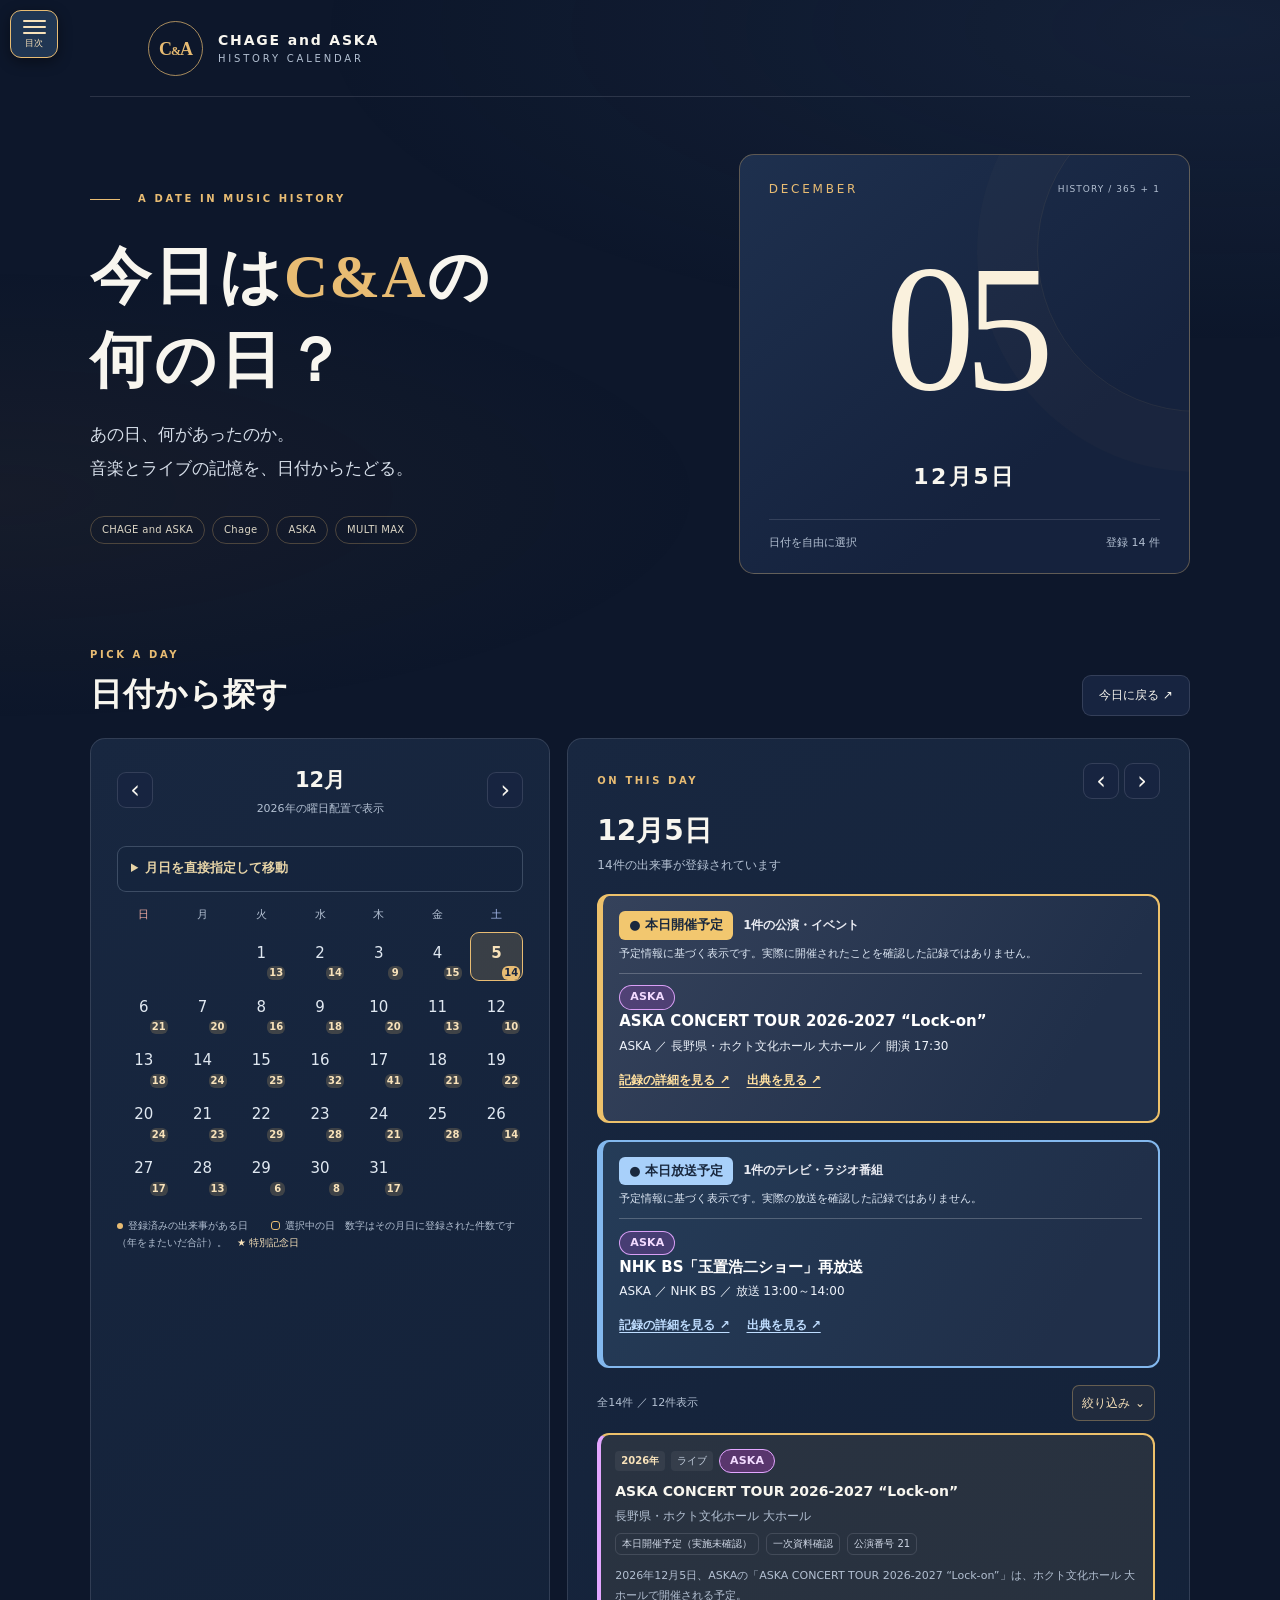
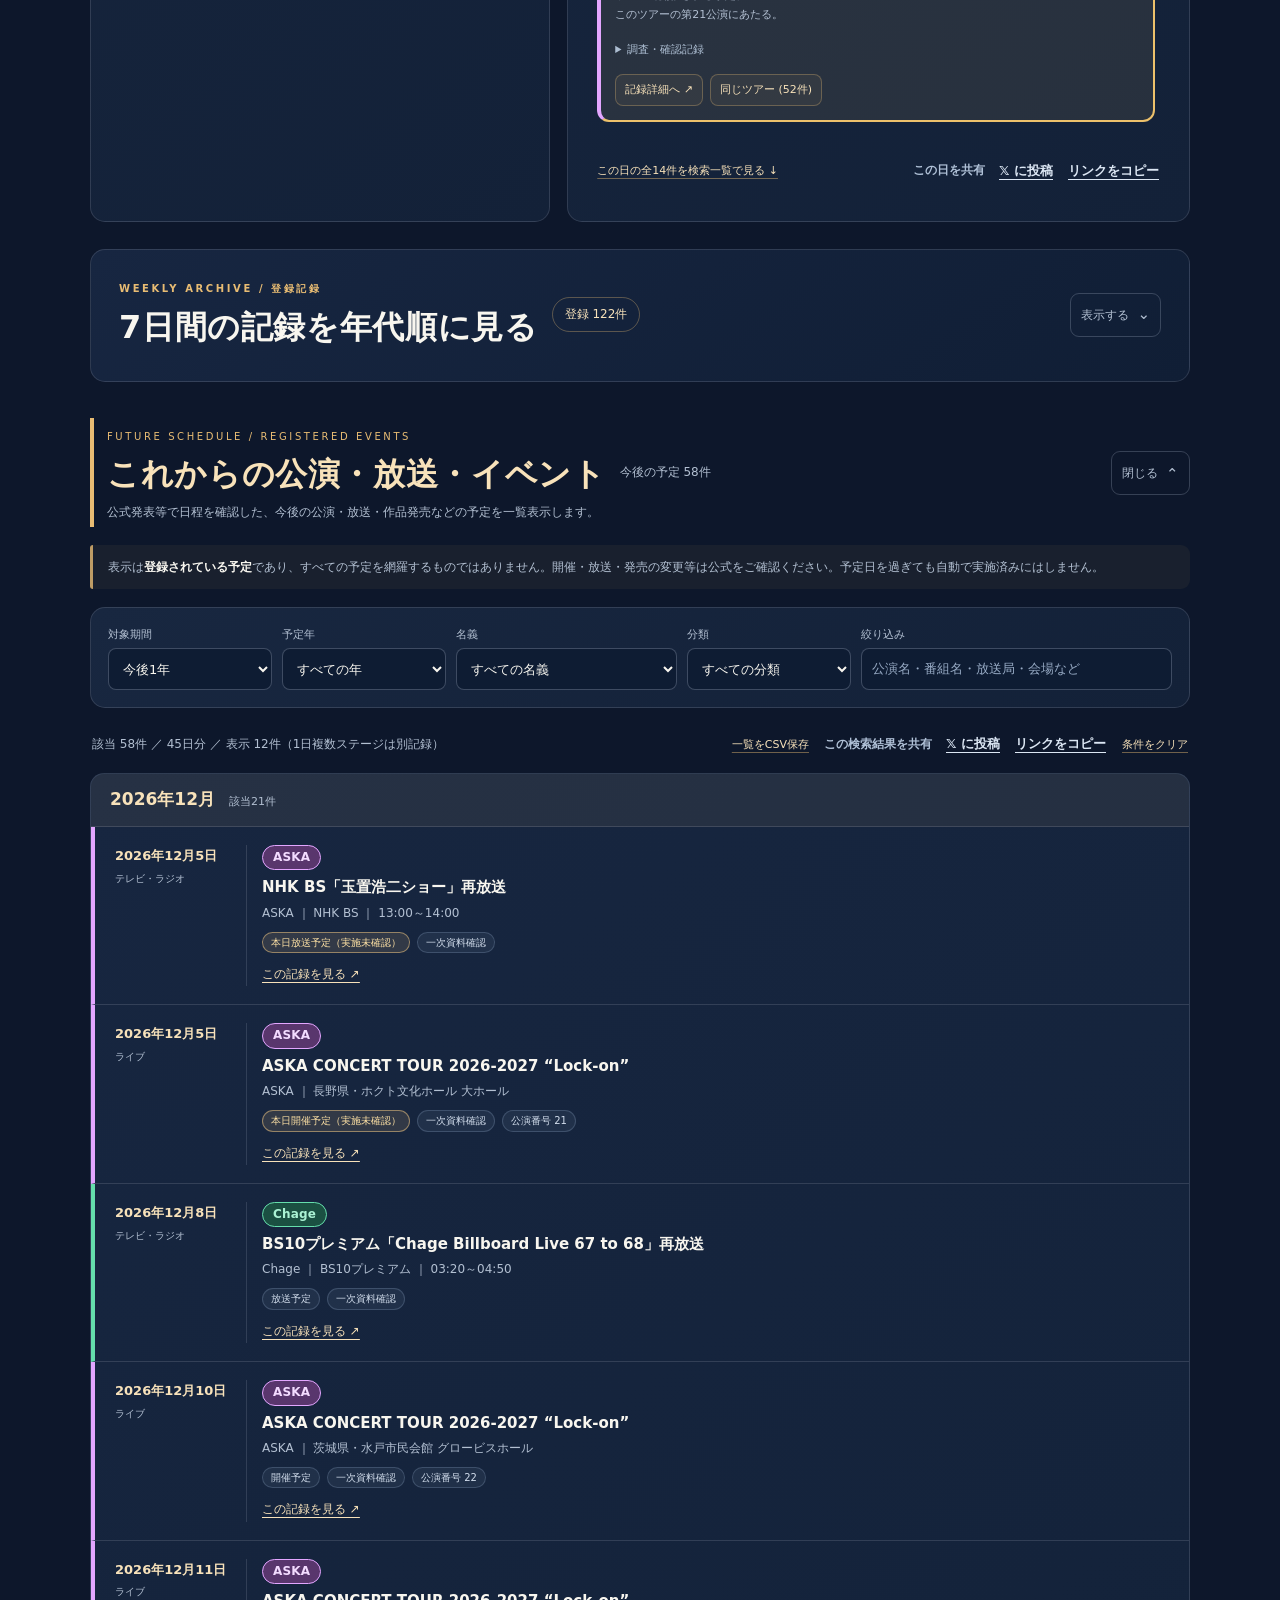
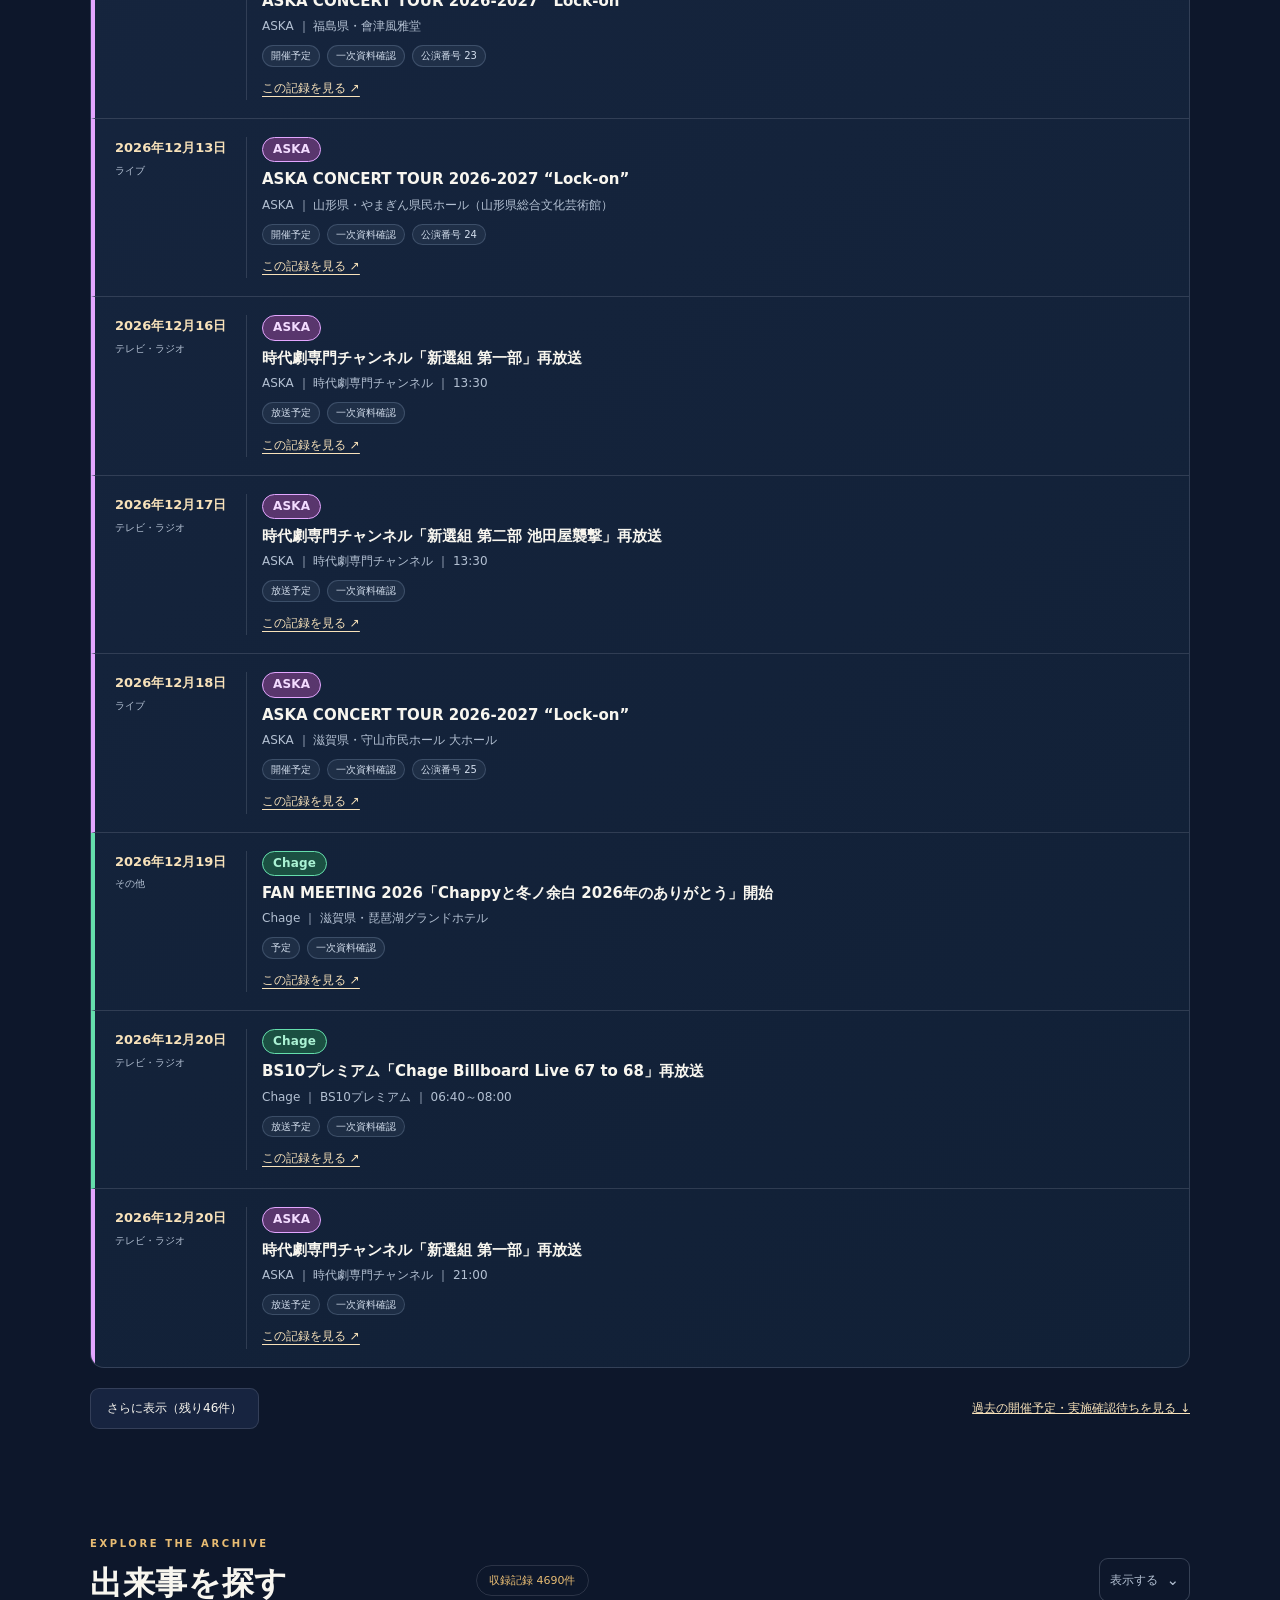
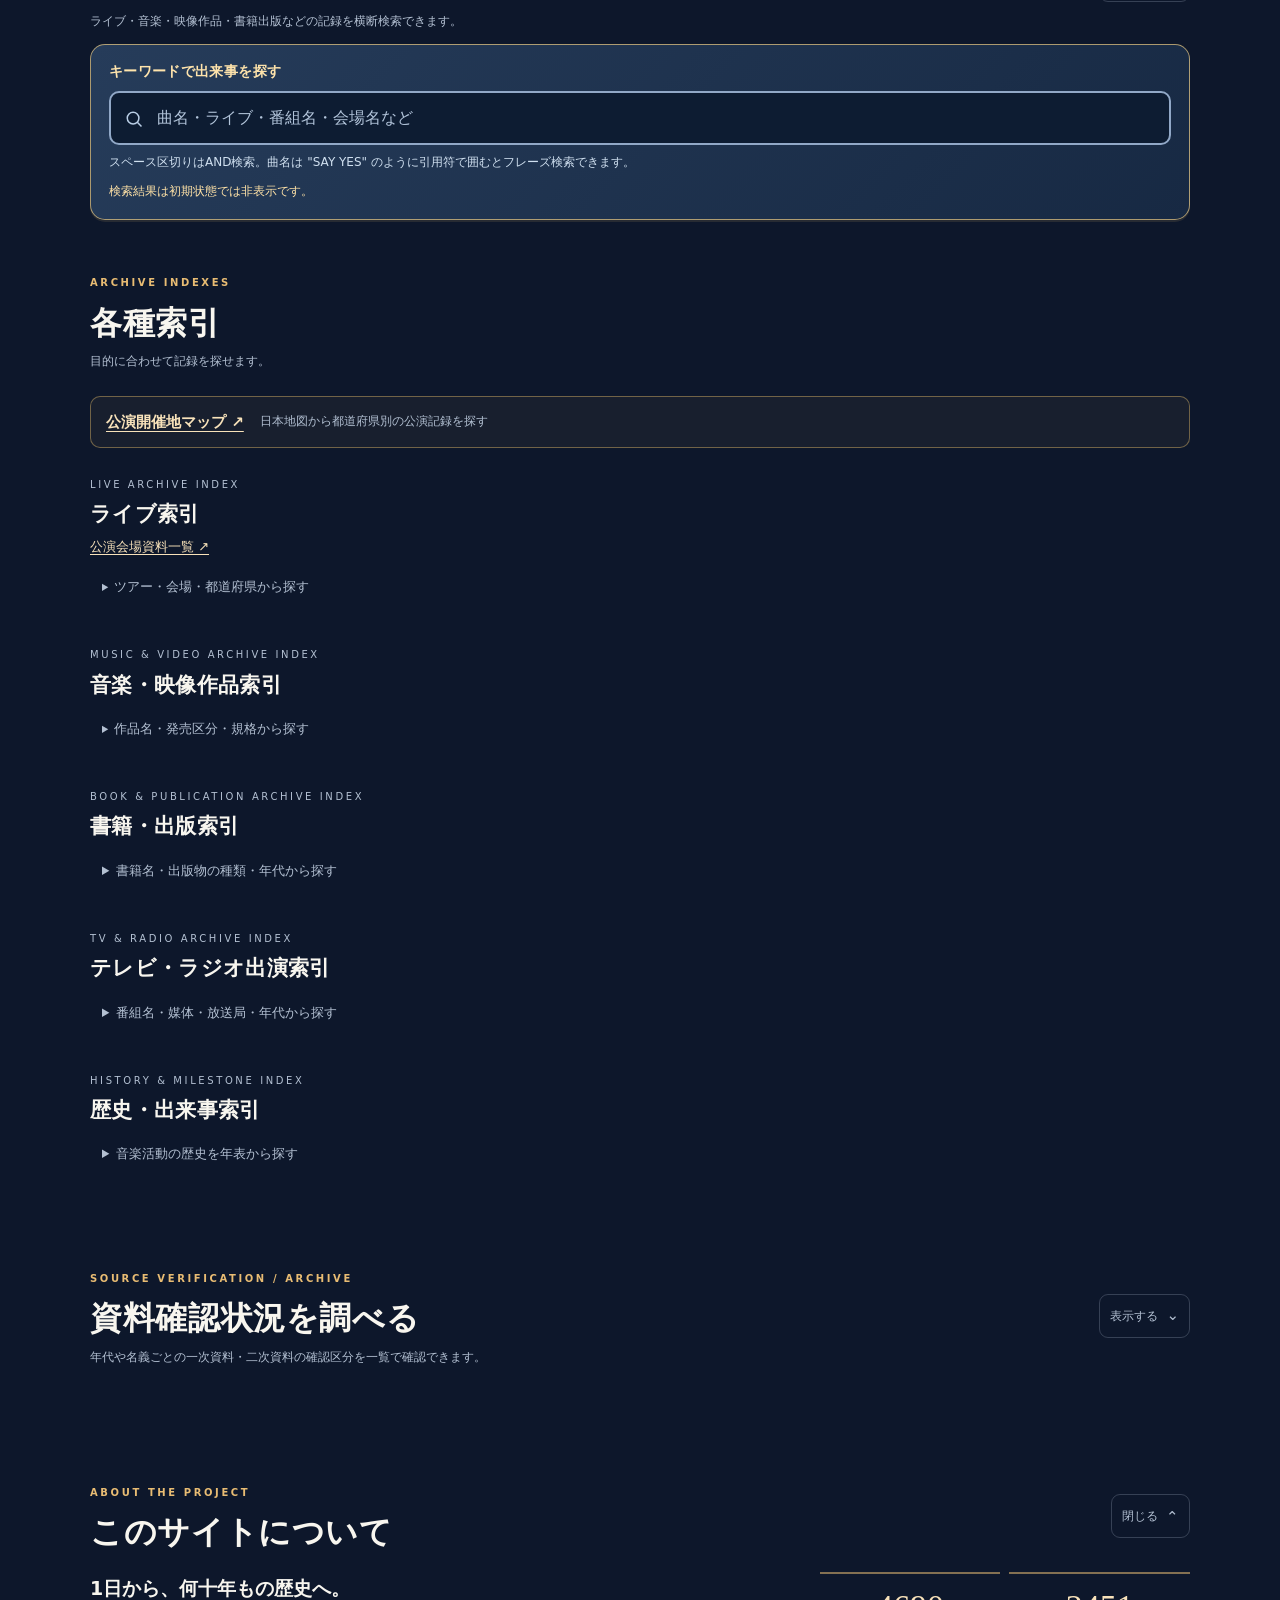
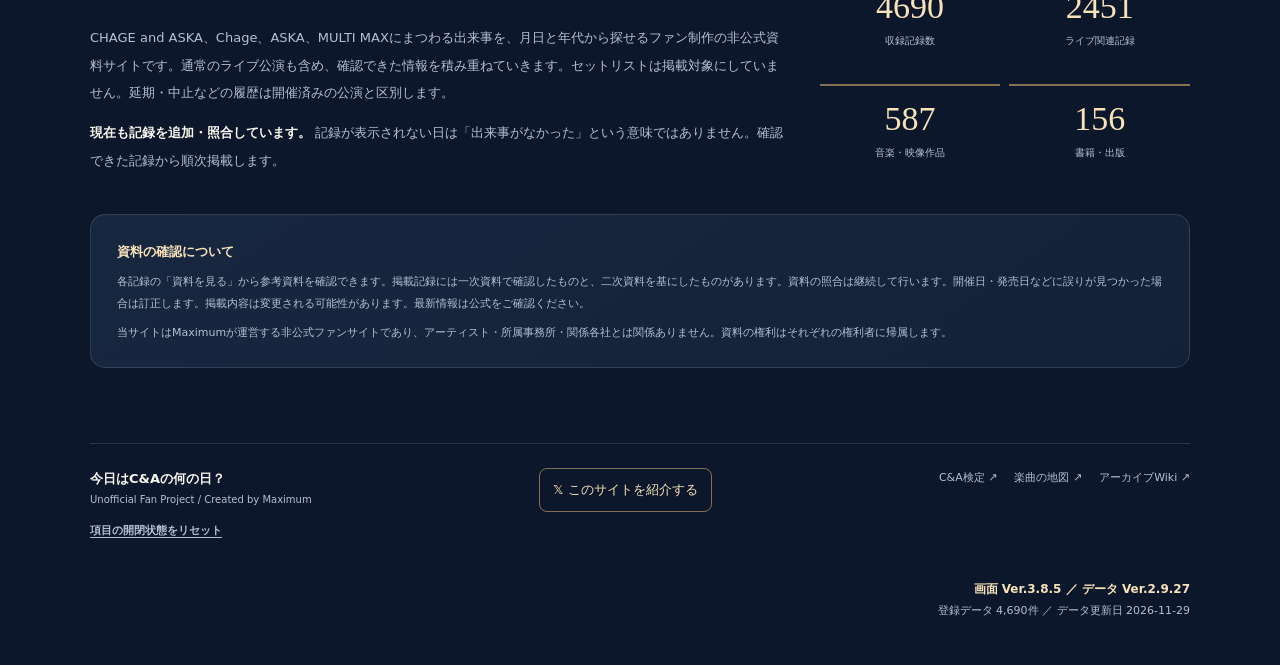
<file: index.html>
<!doctype html>
<html lang="ja">
<head>
<meta charset="utf-8">
<meta name="viewport" content="width=device-width,initial-scale=1">
<meta name="theme-color" content="#101d38">
<meta name="description" content="今日はC&Aの何の日？ CHAGE and ASKA、Chage、ASKA、MULTI MAXの過去の今日を、公演・作品・出演記録からたどるファン制作の非公式歴史カレンダー。">
<!-- X・SNSサムネイル（OGP） -->
<meta property="og:type" content="website">
<meta property="og:title" content="今日はC&amp;Aの何の日？｜CHAGE and ASKA 歴史カレンダー">
<meta property="og:description" content="CHAGE and ASKA、Chage、ASKA、MULTI MAXの過去の出来事を、日付からたどるファン制作の非公式歴史カレンダー。">
<meta property="og:url" content="https://maximum0303.github.io/ca-on-this-day/">
<meta property="og:image" content="https://maximum0303.github.io/ca-on-this-day/ogp-v2.png">
<meta property="og:image:width" content="1200">
<meta property="og:image:height" content="630">
<meta property="og:image:alt" content="今日はC&amp;Aの何の日？ 音楽の歴史カレンダー">
<meta name="twitter:card" content="summary_large_image">
<meta name="twitter:title" content="今日はC&amp;Aの何の日？">
<meta name="twitter:description" content="過去の出来事を日付からたどる、CHAGE and ASKA・Chage・ASKA・MULTI MAXの歴史カレンダー。">
<meta name="twitter:image" content="https://maximum0303.github.io/ca-on-this-day/ogp-v2.png">
<meta name="twitter:image:alt" content="今日はC&amp;Aの何の日？ 音楽の歴史カレンダー">
<title>今日はC&Aの何の日？｜CHAGE and ASKA HISTORY CALENDAR</title>
<link rel="stylesheet" href="styles.css?v=2.3.8-artist-stripes-list-20261124">
<link rel="stylesheet" href="ca-ver39.css">
<link rel="stylesheet" href="ca-ver40.css">
<link rel="stylesheet" href="ca-ver41.css">
<link rel="stylesheet" href="ca-ver42.css">
<link rel="stylesheet" href="ca-ver43.css">
<link rel="stylesheet" href="ca-ver44.css">
<link rel="stylesheet" href="ca-ver46.css">
<link rel="stylesheet" href="ca-nav-v210.css">
<link rel="stylesheet" href="ca-mobile-v211.css">
<link rel="stylesheet" href="ca-calendar-v212.css?v=2.1.2">
<link rel="stylesheet" href="ca-final-v300.css?v=3.0.0">
<script defer src="data/events.js?v=2.9.13"></script>
<script defer src="ca-search-alias-v310.js?v=3.2.0"></script>
<script defer src="ca-list-return-v360.js?v=3.6.0"></script>
<script defer src="ca-app-v377.js?v=3.7.7"></script>
<script defer src="ca-day-v339.js?v=3.3.9"></script>

<script defer src="ca-weekly-v338.js?v=3.3.8"></script>
<script defer src="data/review-followup.js?v=2.2.11"></script>
<script defer src="ca-ver41.js?v=2.4.5"></script>
<script defer src="ca-upcoming-v371.js?v=3.7.1"></script>
<script defer src="ca-ver43-v371.js?v=3.7.1"></script>
<script defer src="ca-ver44.js"></script>
<script defer src="ca-ver46.js"></script>
<script defer src="ca-nav-v372.js?v=3.7.2"></script>
<script defer src="ca-menu-v224.js?v=2.2.5-navfix"></script>
<script defer src="ca-search-v225.js?v=3.1.0"></script>
<script defer src="ca-search-share-v339.js?v=3.3.9"></script>
<script defer src="ca-section-share-v227.js?v=3.0.0"></script>
<script defer src="ca-share-unify-v228.js?v=2.2.8"></script>
<script defer src="ca-month-share-v229.js?v=3.0.0"></script>
<script defer src="ca-review-guide-v2210.js?v=2.4.3"></script>
<script defer src="ca-status-guide-v2213.js?v=2.4.3"></script>
<script defer src="ca-version-auto-v2214.js?v=2.4.1"></script>
<script defer src="ca-date-jump-v2215.js?v=2.2.15"></script>
<script defer src="ca-final-v300.js?v=3.0.0"></script>
<link rel="stylesheet" href="ca-live-index-v320.css?v=3.2.0">

<!-- CA_VENUE_ARCHIVE_V385 -->
<script defer src="ca-venue-archive-v385.js?v=3.8.5"></script>
<style id="va-bridge-style">.va-inline[hidden],.va-group-links[hidden],#va-map-selected[hidden]{display:none!important}.va-inline{display:block;margin:5px 0}.va-group-links{display:flex;flex-wrap:wrap;gap:8px;margin:9px 0}.va-link{color:var(--gold-light,#f8e2ba);text-decoration:underline;text-underline-offset:3px;font-size:13px;overflow-wrap:anywhere}#va-map-selected{margin:12px 0}</style>
<script defer src="ca-live-index-v375.js?v=3.8.5"></script>
<link rel="stylesheet" href="ca-release-index-v330.css?v=3.3.0">
<script defer src="ca-release-index-v376.js?v=3.7.6"></script>
<script defer src="ca-book-index-v340.js?v=3.4.0"></script>
<script defer src="ca-media-index-v352.js?v=3.5.2"></script>
<script defer src="ca-history-index-v377.js?v=3.7.7"></script>
<link rel="stylesheet" href="ca-history-index-v360.css?v=3.6.0">
<style id="ca-year-only-v2029-style">
.ca260-more{grid-column:1/-1}.ca260-more>summary{cursor:pointer;color:#ffe0a2;padding:10px 0}.ca260-more>.year-only-list{margin-top:8px}.year-only-card .year-only-stamp{font-size:1rem}.year-only-card h3{font-size:1.05rem}
/* YEAR_ONLY_RECORDS_V2029 */
.year-only-section{margin:32px 0 38px;padding:26px clamp(17px,3vw,32px);border:1px solid rgba(232,188,115,.33);background:linear-gradient(135deg,rgba(232,188,115,.08),rgba(30,46,75,.75));border-radius:18px}
.year-only-section .section-head{margin-bottom:14px}
.year-only-section .kicker{color:var(--gold,#e8bc73)}
.year-only-intro{color:#d5e0ef;margin:5px 0 20px;line-height:1.8}
.year-only-list{display:grid;grid-template-columns:repeat(auto-fit,minmax(min(100%,320px),1fr));gap:15px}
.year-only-card{padding:18px 20px;border:1px solid rgba(200,217,236,.25);border-radius:12px;background:#1a2a46}
.year-only-stamp{display:block;font-weight:800;color:#f4d69c;font-size:1.15rem;margin-bottom:8px}
.year-only-card h3{font-size:1.18rem;line-height:1.6;margin:5px 0 8px;color:#fff}
.year-only-card p{color:#d7e4f2;line-height:1.85;white-space:pre-wrap;overflow-wrap:anywhere;margin:0 0 12px}
.year-only-card a{color:#ffe0a2;font-weight:700;min-height:38px;display:inline-flex;align-items:center;text-underline-offset:4px}
.result-card.year-precision .result-date .md{font-size:1rem;line-height:1.5;overflow-wrap:anywhere}
@media(max-width:600px){.year-only-section{padding:18px 15px;margin:24px 0 30px}.year-only-card{padding:15px 14px}}
.year-only-section[hidden]{display:none!important}
/* /YEAR_ONLY_RECORDS_V2029 */
</style>
<style id="ca54-release-works-style">
/* CA54: concise work list for multi-item release records */
.ca-release-works{margin:.7rem 0 .9rem;padding:10px 13px;border-left:3px solid #e8bc73;border-radius:4px;background:#233753;color:#e5edf8;font-size:.96rem;line-height:1.8;overflow-wrap:anywhere}
.ca-release-works strong{color:#ffe1a6}
.ca-release-summary .ca-release-list dd{white-space:pre-wrap;overflow-wrap:anywhere}
@media(max-width:600px){.ca-release-works{font-size:.92rem;padding:9px 11px}}
</style>
<style id="ca23-audit-style">
/* CA247: secondary information; quiet disclosure, readable expanded text. */
body details.ca23-audit{margin:4px 0 7px;padding:0;border:0;border-radius:0;background:transparent;box-shadow:none;overflow-wrap:anywhere}
body details.ca23-audit>summary{display:list-item;cursor:pointer;width:fit-content;max-width:100%;box-sizing:border-box;padding:5px 3px 5px 0;color:#adbed2;font-size:11px;font-weight:400;line-height:1.55;min-height:28px;text-decoration:none}
body details.ca23-audit>summary:hover{color:#e0e9f4;text-decoration:underline;text-underline-offset:3px}
body details.ca23-audit>summary:focus-visible{outline:2px solid #b3c5dc;outline-offset:3px;border-radius:2px}
body details.ca23-audit[open]>summary{color:#cbd9e9}
body details.ca23-audit>p,body details.ca23-audit>.ca-detail-note{white-space:pre-wrap;overflow-wrap:anywhere;font-size:13px;line-height:1.8;color:#dbe6f5;padding:5px 9px 5px 12px;margin:4px 0 8px;border-left:1px solid #50627c;background:transparent}
#ca-single-detail .ca23-audit-section{border:0;padding:0;margin:7px 0 12px;background:none}
#ca-single-detail .ca23-audit-section details.ca23-audit>summary{font-size:12px}
@media(max-width:700px){body details.ca23-audit>summary{min-height:36px;padding:9px 3px 9px 0;font-size:12px}}
.ca-detail-fields dd{white-space:pre-wrap;overflow-wrap:anywhere}
</style>
  <script defer src="ca-mobile-fold-v373.js?v=3.7.3"></script>
  <script defer src="ca-today-highlight-v3714.js?v=3.7.14"></script>
  <script defer src="ca-search-ux-v233.js?v=2.3.7"></script>
  <script defer src="ca-fold-memory-v336.js?v=3.3.6"></script>
<style id="ca235-first-paint-style">
/* JavaScriptが最初の正しい日付を設定するまで日付ラベルを隠す。位置は確保する。 */
html:not(.ca235-date-ready) :is(#hero-month-en,#hero-day,#hero-date-ja,#hero-week,#calendar-title,#selected-date){visibility:hidden!important}
</style>
<style id="ca-artist-timeline-stripes">
/* CA_ARTIST_TIMELINE_STRIPES_20261124: period-list stripes. Actual data stays untouched. */
.ca40-item.ca-artist-ca,.ca40-item.ca-artist-ca:hover{border-left:4px solid #e9b261}
.ca40-item.ca-artist-chage,.ca40-item.ca-artist-chage:hover{border-left:4px solid #65deac}
.ca40-item.ca-artist-aska,.ca40-item.ca-artist-aska:hover{border-left:4px solid #e3a6ff}
.ca40-item.ca-artist-multi,.ca40-item.ca-artist-multi:hover{border-left:4px solid #f991bc}
.ca40-item.ca-artist-other,.ca40-item.ca-artist-other:hover{border-left:4px solid #aabbd0}
.ca40-info>.ca-artist-tag{display:inline-flex;margin:0 0 8px;font-size:12px;padding:4px 11px}
.ca40-info .ca40-person:empty{display:none}
@media(max-width:600px){.ca40-item.ca-artist-ca,.ca40-item.ca-artist-chage,.ca40-item.ca-artist-aska,.ca40-item.ca-artist-multi{border-left-width:4px}.ca40-info>.ca-artist-tag{font-size:11px}}
/* /CA_ARTIST_TIMELINE_STRIPES_20261124 */</style>
<style id="ca244-day-filter-style">
/* CA244: desktop only, same 700px breakpoint as ca-ver39.css. */
@media(min-width:701px){
#day-events .ca244-day-tools{display:flex;align-items:center;justify-content:space-between;gap:4px 8px;flex-wrap:wrap;min-width:0}
#day-events .ca244-day-tools .ca39-day-match{margin:0;flex:1 1 100px;line-height:1.5}
#day-events #ca244-day-toggle,#day-events .ca244-day-filter-actions button{font:inherit;font-size:12px;line-height:1.4;min-height:36px;border:1px solid rgba(232,188,115,.35);border-radius:7px;background:rgba(232,188,115,.06);color:#f8e2ba;padding:5px 9px;cursor:pointer}
#day-events #ca244-day-toggle{display:inline-flex;align-items:center;gap:5px;margin-left:auto}
#day-events #ca244-day-toggle[aria-expanded="true"] .ca244-chevron{transform:rotate(180deg)}
#day-events .ca244-day-filters[hidden]{display:none!important}
#day-events .ca244-day-filters{min-width:0;border:1px solid rgba(174,194,218,.2);border-radius:8px;padding:8px;background:#172440}
#day-events .ca244-day-filters .ca39-day-toolbar{position:static!important;top:auto;z-index:auto;padding:0 0 8px;gap:6px 10px;background:transparent;border:0;min-width:0}
#day-events .ca244-day-filters label{min-width:0}
#day-events .ca244-day-filter-actions{display:flex;justify-content:flex-end;gap:6px;flex-wrap:wrap}
#day-events .ca244-day-tools button:focus-visible,#day-events .ca244-day-filter-actions button:focus-visible{outline:2px solid #f8e2ba;outline-offset:2px}
}
</style>
<style id="ca245-style">
/* CA245: bounded previews; full list is a separate native dialog. */
#ca41-review button[hidden]{display:none!important}
#ca41-review .ca245-record{padding-left:10px!important;overflow-wrap:anywhere}
#ca41-review .ca245-record .ca245-artist,#ca245-dialog .ca245-artist{display:block;font-weight:700;font-size:12px}
#ca41-review .ca245-broadcast-label,#ca245-dialog .ca245-broadcast-label{color:#c3eadf;font-size:12px}
#ca41-review .ca245-links a,#ca245-dialog .ca245-links a{color:#dce7f4;text-decoration:underline;text-underline-offset:3px}
#ca41-review .ca245-preview-note{font-size:11px;color:#bac8d9}
#ca41-review #ca245-broadcast-count,#ca41-review #ca245-pending-count{color:#b3c4d8;font-size:12px;margin-left:4px}
#ca245-dialog{box-sizing:border-box;width:min(850px,calc(100% - 24px));max-height:88vh;max-height:88dvh;overflow:auto;background:#172440;color:#e3eaf4;border:1px solid #61748e;border-radius:14px;padding:20px;overscroll-behavior:contain}
#ca245-dialog::backdrop{background:rgba(5,12,25,.78)}
#ca245-dialog .ca245-head{display:flex;align-items:center;justify-content:space-between;gap:10px}
#ca245-dialog h2{font-size:20px;color:#f8e2ba;margin:0;line-height:1.5}
#ca245-dialog p{font-size:13px;line-height:1.7;margin:10px 0}
#ca245-dialog .ca245-filters{display:grid;grid-template-columns:repeat(4,minmax(0,1fr));gap:10px;align-items:end}
#ca245-dialog label{display:grid;gap:4px;font-size:12px;color:#c9d7e8;min-width:0}
#ca245-dialog .ca245-query{grid-column:span 3}
#ca245-dialog select,#ca245-dialog input,#ca245-dialog button{box-sizing:border-box;font:inherit;font-size:13px;min-height:40px;border:1px solid #647b98;border-radius:7px;padding:6px 9px;background:#213652;color:#edf3fb;max-width:100%;min-width:0}
#ca245-dialog button{cursor:pointer;color:#f8e2ba;white-space:normal}
#ca245-dialog button:disabled{opacity:.4;cursor:default}
#ca245-dialog :focus-visible{outline:2px solid #f8e2ba;outline-offset:2px}
#ca245-dialog ol{display:grid;gap:9px;padding:0;list-style:none;margin:12px 0}
#ca245-dialog li{padding:10px 12px;background:#20324e;border-radius:7px;font-size:13px;line-height:1.7;overflow-wrap:anywhere}
#ca245-dialog li a{color:#f8e2ba;text-decoration:underline;text-underline-offset:3px}
#ca245-dialog li span{display:block;color:#c9d7e8;font-size:12px}
#ca245-dialog .ca245-pager{display:flex;justify-content:space-between;align-items:center;gap:8px;font-size:12px}
@media(max-width:600px){#ca245-dialog{padding:12px}#ca245-dialog h2{font-size:16px}#ca245-dialog .ca245-filters{grid-template-columns:repeat(2,minmax(0,1fr))}#ca245-dialog .ca245-query{grid-column:span 2}#ca245-dialog .ca245-head button{flex-shrink:0}}

</style>
<style id="ca251-book-stats-style">#about .about-side{grid-template-columns:repeat(2,minmax(0,1fr))}#about .about-side .stat{min-width:0}#about .about-side .stat span{overflow-wrap:anywhere}</style>
<link rel="stylesheet" href="ca-heading-v335.css?v=3.3.5">
<link rel="stylesheet" href="ca-book-index-v340.css?v=3.4.0">
<link rel="stylesheet" href="ca-media-index-v350.css?v=3.5.0">
<link rel="stylesheet" href="ca-search-facets-v370.css?v=3.7.0">
<link rel="stylesheet" href="ca-headings-v372.css?v=3.7.2">
<link rel="stylesheet" href="ca-site-share-v378.css?v=3.7.8">
<link rel="stylesheet" href="ca-live-map-v380.css?v=3.8.3-3">
</head>
<body>
<div class="ambient"></div>
<div class="shell">
  <header class="site-header">
    <a class="identity" href="./" aria-label="トップへ戻る"><span class="mark">C<span>&</span>A</span><span class="identity-name">CHAGE and ASKA <small>HISTORY CALENDAR</small></span></a>
    <nav class="topnav" aria-label="主要メニュー"><a href="#calendar">日付から探す</a><a href="#browse">記録を探す</a><a href="live-map.html">公演開催地マップ</a><a href="#about">このサイトについて</a></nav>
  </header>
  <main>
    <div id="ca300-load-warning" role="alert" hidden>記録データを読み込めませんでした。ページを再読み込みしてください。改善しない場合は時間をおいてアクセスしてください。</div>
    <noscript><p class="ca300-noscript">このサイトの記録を表示するにはJavaScriptを有効にしてください。</p></noscript>
    <section class="hero" aria-labelledby="page-title">
      <div class="hero-main">
        <span class="eyebrow"><span class="eyebrow-line"></span> A DATE IN MUSIC HISTORY</span>
        <h1 id="page-title">今日は<span class="accent">C&amp;A</span>の<br>何の日？</h1>
        <p class="lead">あの日、何があったのか。<br>音楽とライブの記憶を、日付からたどる。</p>
        <div class="hero-pills"><span>CHAGE and ASKA</span><span>Chage</span><span>ASKA</span><span>MULTI MAX</span></div>
      </div>
      <div class="hero-date" aria-label="選択中の日付">
        <div class="date-head"><span id="hero-month-en">…</span><span class="date-head-end">HISTORY / 365 + 1</span></div>
        <strong id="hero-day">--</strong><span id="hero-date-ja">日付を準備中</span>
        <div class="date-foot"><span id="hero-week">日付を確認中</span><span id="hero-count">この日の記録を確認中</span></div>
      </div>
    </section>
    <section id="calendar" class="calendar-section">
      <div class="section-head"><div><span class="kicker">PICK A DAY</span><h2>日付から探す</h2></div><button id="today-btn" class="btn btn-ghost" type="button">今日に戻る <span aria-hidden="true">↗</span></button></div>
      <div class="calendar-grid">
        <div class="calendar-card">
          <div class="month-nav"><button id="month-prev" class="icon-btn" type="button" aria-label="前の月">‹</button><div><strong id="calendar-title">--月</strong><span class="month-caption">日にちを選択してください</span></div><button id="month-next" class="icon-btn" type="button" aria-label="次の月">›</button></div>
          <div class="weekday-head"><span>日</span><span>月</span><span>火</span><span>水</span><span>木</span><span>金</span><span>土</span></div>
          <div id="calendar-cells" class="days-grid" role="group" aria-label="月日を選択"></div>
          <p class="calendar-legend"><span class="dot"></span>登録済みの出来事がある日　<span class="ring"></span>選択中の日</p>
        </div>
        <div class="day-panel">
          <div class="day-panel-top"><span class="kicker">ON THIS DAY</span><div class="stepper"><button id="date-prev" class="icon-btn" type="button" aria-label="前の日">‹</button><button id="date-next" class="icon-btn" type="button" aria-label="次の日">›</button></div></div>
          <h3 id="selected-date">日付を準備中</h3>
          <div id="day-summary" class="summary-line" aria-live="polite">記録を読み込んでいます</div>
          <div id="day-events" class="day-events" aria-live="polite"></div>
          <div class="day-actions"><button id="share-date" type="button" class="text-button">この日をXで共有 ↗</button><button id="all-day" type="button" class="text-button">同じ日付の記録をすべて見る ↓</button></div>
        </div>
      </div>
    </section>

    <script id="ca235-date-prepaint">
(function(){
  "use strict";
  try {
    const parts=Object.fromEntries(new Intl.DateTimeFormat("en-US",{timeZone:"Asia/Tokyo",year:"numeric",month:"2-digit",day:"2-digit"}).formatToParts(new Date()).map(x=>[x.type,x.value]));
    let month=Number(parts.month),day=Number(parts.day);
    const dateParam=new URLSearchParams(location.search).get("date");
    if(dateParam && /^\d{2}-\d{2}$/.test(dateParam)){
      const [m,d]=dateParam.split("-").map(Number);
      if(m>=1&&m<=12&&d>=1&&d<=new Date(Date.UTC(2000,m,0)).getUTCDate()){month=m;day=d;}
    }
    const names=["JANUARY","FEBRUARY","MARCH","APRIL","MAY","JUNE","JULY","AUGUST","SEPTEMBER","OCTOBER","NOVEMBER","DECEMBER"];
    const set=(id,value)=>{const el=document.getElementById(id);if(el)el.textContent=value;};
    set("hero-month-en",names[month-1]);
    set("hero-day",String(day).padStart(2,"0"));
    set("hero-date-ja",month+"月"+day+"日");
    set("hero-week","日付を自由に選択");
    set("calendar-title",month+"月");
    set("selected-date",month+"月"+day+"日");
  } catch(err) { /* 本体の app.js による通常描画を維持する */ }
  finally {document.documentElement.classList.add("ca235-date-ready");}
})();
</script>
    <!-- YEAR_ONLY_RECORDS_V2029 -->
    <section id="year-only" class="year-only-section" aria-labelledby="year-only-title" hidden>
      <div class="section-head"><div><span class="kicker">HISTORICAL MILESTONES</span><h2 id="year-only-title">重要な歴史的出来事</h2></div></div>
      <p class="year-only-intro">分類「歴史・出来事」の中から、音楽活動の歴史を語る上で重要な記録を検索条件に合わせて表示します。月日未詳の記録は日付カレンダーには含めません。</p>
      <div id="year-only-list" class="year-only-list" aria-live="polite"><p>読み込み中…</p></div>
    </section>
    <!-- /YEAR_ONLY_RECORDS_V2029 -->
    <section id="browse" class="browse-section">
      <div class="section-head"><div><span class="kicker">EXPLORE THE ARCHIVE</span><h2>出来事を探す</h2><p>ライブ・音楽・映像作品・書籍出版などの記録を横断検索できます。</p></div><span class="record-total" id="record-total">読み込み中</span></div>
<!-- CA_ARTIST_TAGS_20261124 -->
<div id="ca-artist-quick" class="ca-artist-quick" role="group" aria-label="名義をワンクリックで絞り込み">
<span class="ca-artist-quick-label">名義を選ぶ</span>
<button type="button" class="ca-artist-quick-btn ca-artist-all" data-ca-artist="all" aria-pressed="true">すべて</button>
<button type="button" class="ca-artist-quick-btn ca-artist-ca" data-ca-artist="CHAGE and ASKA" aria-pressed="false">CHAGE and ASKA</button>
<button type="button" class="ca-artist-quick-btn ca-artist-chage" data-ca-artist="Chage" aria-pressed="false">Chage</button>
<button type="button" class="ca-artist-quick-btn ca-artist-aska" data-ca-artist="ASKA" aria-pressed="false">ASKA</button>
<button type="button" class="ca-artist-quick-btn ca-artist-multi" data-ca-artist="MULTI MAX" aria-pressed="false">MULTI MAX</button>
</div>
<!-- /CA_ARTIST_TAGS_20261124 -->
      <div class="filters">
        <label class="search-wrap"><span class="sr-only">キーワード検索</span><svg viewBox="0 0 24 24" aria-hidden="true"><circle cx="10.9" cy="10.9" r="7"/><path d="m16 16 5 5"/></svg><input id="keyword" type="search" placeholder="曲名・ツアー・会場・都道府県で検索" autocomplete="off"></label>
        <label><span>名義</span><select id="artist-filter"><option value="all">すべて</option><option>CHAGE and ASKA</option><option>Chage</option><option>ASKA</option><option>MULTI MAX</option></select></label>
        <label><span>分類</span><select id="category-filter"><option value="all">すべて</option><option value="live">ライブ</option><option value="release">音楽・映像作品</option><option value="book">書籍・出版</option><option value="media">テレビ・ラジオ</option><option value="milestone">歴史・出来事</option><option value="amateur">デビュー前・アマチュア活動</option><option value="other">その他</option></select></label>
        <label><span>年代</span><select id="decade-filter"><option value="all">すべて</option><option value="1970">1970年代</option><option value="1980">1980年代</option><option value="1990">1990年代</option><option value="2000">2000年代</option><option value="2010">2010年代</option><option value="2020">2020年代</option></select></label>
        <!-- UX_PATCH_V18238: 追加検索フィルター -->
        <label><span>西暦年</span><select id="year-filter"><option value="all">すべての年</option></select></label>
        <label><span>記録の状態</span><select id="status-filter"><option value="all">すべて</option><option value="recorded">公演・放送済み</option><option value="historical">歴史的出来事</option><option value="scheduled">開催予定</option><option value="postponed">延期</option><option value="cancelled">中止</option><option value="released">発売済み</option><option value="unknown">その他・未設定</option></select></label>
        <label><span>確認区分</span><select id="verification-filter"><option value="all">すべて</option><option value="primary">一次資料確認</option><option value="secondary">二次資料確認</option><option value="unknown">未確認・未設定</option></select></label>
        <label><span>表示順</span><select id="sort-filter"><option value="asc">古い順</option><option value="desc">新しい順</option></select></label>
      </div>
      <details class="browse-help"><summary>検索と表示の使い方</summary><p>キーワードを空白で区切ると、すべての単語を含む記録を探せます。 「SAY YES」のように引用符（「」または半角の二重引用符）で囲むと、空白を含むフレーズをひとまとまりで検索できます。会場名・名義の登録済み別名や略称でも検索できます（例：札幌厚生年金会館、ニトリ文化ホール、チャゲアス）。結果には元の登録名を表示します。登録済みの複数語名称は一つの語として扱います。年代と西暦年は併用できます。資料の確認区分は、記録全体の正確性を保証するものではありません。</p><p>日付から「同じ日付の記録をすべて見る」を押すと、ほかの絞り込み条件を解除して表示します。個々の記録は「この記録を開く」から直接共有できます。</p></details>
      <div class="results-toolbar"><span id="results-count" aria-live="polite"></span><div class="result-actions"><button id="export-results" type="button" class="text-button">絞り込み結果をCSV保存</button><button id="reset-filters" type="button" class="text-button">条件をクリア</button></div></div>
      <div id="ca370-facets" hidden></div>
      <div id="results" class="results"></div>
      <div class="load-more-wrap"><button id="load-more" type="button" class="btn btn-ghost" hidden>さらに表示する</button></div>
    </section>
    <section id="ca372-indices" aria-labelledby="ca372-indices-heading">
      <div class="section-head"><div><span class="kicker">ARCHIVE INDEXES</span><h2 id="ca372-indices-heading">各種索引</h2><p>目的に合わせて記録を探せます。</p></div></div>
    <div class="ca-map-entry"><a href="live-map.html">公演開催地マップ ↗</a><span>日本地図から都道府県別の公演記録を探す</span></div>
    <section id="ca320-index" aria-labelledby="ca320-heading">
      <div class="section-head"><div><span class="kicker">LIVE ARCHIVE INDEX</span><h3 id="ca320-heading">ライブ索引</h3><p><a class="va-link" href="venue-archive.html">公演会場資料一覧 ↗</a></p></div></div>
      <details id="ca320-details"><summary>ツアー・会場・都道府県から探す</summary><div class="ca320-body">
        <p>登録されたライブ記録を集計します。開催予定・延期・中止も含む記録件数であり、実施公演数ではありません。</p>
        <div class="ca320-filters"><label>索引の種類<select id="ca320-mode"><option value="tour">ツアー別</option><option value="venue">会場別</option><option value="pref">都道府県・地域別</option></select></label><label>名義<select id="ca320-artist"><option value="">すべて</option></select></label><label>都道府県・地域<select id="ca320-pref"><option value="">すべて</option></select></label><label class="ca320-query">索引内検索<input id="ca320-query" type="search" placeholder="ツアー名・会場名・地域名など"></label></div>
        <button id="ca320-reset" class="ca320-action" type="button">条件をクリア</button><p id="ca320-count" role="status"></p><div id="ca320-groups"></div><button type="button" class="ca320-action" id="ca320-group-more" hidden>さらに索引を表示</button>
        <h3 id="ca320-selected" tabindex="-1"></h3><ul id="ca320-records"></ul><button type="button" class="ca320-action" id="ca320-record-more" hidden>さらに公演を表示</button>
        <p>ツアーは原則として名義と登録済みツアーIDで分類します。同一ツアーは公演区分別、継続シリーズは年次・企画別にまとめ、全記録の日付順表示にも切り替えられます。元の公演タイトル・ツアーIDは保持します。会場は地域と名称で分類し、辞書の明確な別名のみ統合します。元の会場表記は各記録に残します。ID・会場・地域の未登録分も別枠に表示します。</p>
      </div></details>
    </section>
    <section id="ca330-index" aria-labelledby="ca330-heading">
      <div class="section-head"><div><span class="kicker">MUSIC &amp; VIDEO ARCHIVE INDEX</span><h3 id="ca330-heading">音楽・映像作品索引</h3></div></div>
      <details id="ca330-details"><summary>作品名・発売区分・規格から探す</summary><div class="ca330-body">
        <p>登録された音楽・映像作品の発売履歴を、同じ名義・作品名ごとに表示します。発売区分は登録されたタイトル・発売区分・規格を照合して分類します。「発売」は初発売を含み、初発売と断定しません。複数分類に該当する記録はそれぞれから検索できます。規格未確定は元の記録で規格が確定していないものです。個別記録の原文は変更しません。</p>
        <div class="ca330-filters"><label>名義<select id="ca330-artist"><option value="">すべて</option></select></label><label>発売区分<select id="ca330-kind"><option value="">すべて</option></select></label><label>規格<select id="ca330-format"><option value="">すべて</option></select></label><label>並び順<select id="ca330-order"><option value="date">登録日の古い順</option><option value="name">作品名順</option><option value="artist">名義順</option></select></label><label class="ca330-query">索引内検索<input id="ca330-query" type="search" placeholder="作品名・規格品番・レーベルなど"></label></div>
        <button id="ca330-reset" class="ca330-action" type="button">条件をクリア</button><p id="ca330-count" role="status"></p><div id="ca330-groups"></div><button type="button" class="ca330-action" id="ca330-group-more" hidden>さらに索引を表示</button>
        <h3 id="ca330-selected" tabindex="-1"></h3><ul id="ca330-records"></ul><button type="button" class="ca330-action" id="ca330-record-more" hidden>さらに発売記録を表示</button>
        <p>作品名は登録済みの構造化項目に基づき、確認済みの同一作品の別表記をまとめます。発売記録・規格品番・元の作品名は変更しません。作品名未登録は名義ごとに別枠で表示します。一括発売記録は対象作品それぞれから参照できますが、対象記録件数は同じIDを一度だけ数えます。検索は作品グループ単位、区分・規格の絞り込みは記録単位です。収録状況は完全ではありません。</p>
      </div></details>
    </section>

    <section id="ca340-index" aria-labelledby="ca340-heading">
      <div class="section-head"><div><span class="kicker">BOOK &amp; PUBLICATION ARCHIVE INDEX</span><h3 id="ca340-heading">書籍・出版索引</h3></div></div>
      <details id="ca340-details"><summary>書籍名・出版物の種類・年代から探す</summary><div class="ca340-body">
        <p>書籍・写真集・楽譜・パンフレット・会報などの登録記録を探せます。</p>
        <div class="ca340-filters"><label>名義<select id="ca340-artist"><option value="">すべての名義</option></select></label><label>出版物の種類<select id="ca340-type"><option value="">すべての種類</option></select></label><label>年代<select id="ca340-decade"><option value="">すべての年代</option></select></label><label>並び順<select id="ca340-order"><option value="asc">古い順</option><option value="desc">新しい順</option><option value="name">作品名順</option></select></label><label class="ca340-query">キーワード<input type="search" id="ca340-query" placeholder="書籍名・出版社・ISBN・品番など"></label></div>
        <button type="button" class="ca340-action" id="ca340-reset">条件をクリア</button><p id="ca340-count" aria-live="polite"></p><div id="ca340-groups"></div><button type="button" class="ca340-action" id="ca340-more" hidden>さらに表示</button>
        <h3 id="ca340-selected" tabindex="-1"></h3><ul id="ca340-records"></ul><button type="button" class="ca340-action" id="ca340-record-more" hidden>さらに記録を表示</button>
        <p>年だけの記録は月日未詳です。パンフレット等の関連年は発行・発売年を確定するものではありません。分類は索引用の整理で、複数の種類に該当することがあります。版違いは元の表記を保持します。</p>
      </div></details>
    </section>
    <section id="ca350-index" aria-labelledby="ca350-heading">
      <div class="section-head"><div><span class="kicker">TV &amp; RADIO ARCHIVE INDEX</span><h3 id="ca350-heading">テレビ・ラジオ出演索引</h3></div></div>
      <details id="ca350-details"><summary>番組名・媒体・放送局・年代から探す</summary><div class="ca350-body">
        <p>テレビ・ラジオに分類された登録記録を、番組名ごとに探せます。配信などの関連記録も含みます。</p>
        <div class="ca350-filters"><label>名義<select id="ca350-artist"><option value="">すべての名義</option></select></label><label>媒体<select id="ca350-type"><option value="">すべての媒体</option></select></label><label>放送局<input type="search" id="ca350-station" placeholder="放送局名を入力" autocomplete="off"></label><label>年代<select id="ca350-decade"><option value="">すべての年代</option></select></label><label>並び順<select id="ca350-order"><option value="asc">古い順</option><option value="desc">新しい順</option><option value="name">番組名順</option></select></label><label class="ca350-query">キーワード<input type="search" id="ca350-query" placeholder="番組名・放送局・出演内容など"></label></div>
        <button type="button" class="ca350-action" id="ca350-reset">条件をクリア</button><p id="ca350-count" aria-live="polite">索引を準備中…</p><div id="ca350-groups"></div><button type="button" class="ca350-action" id="ca350-more" hidden>さらに表示</button>
        <h3 id="ca350-selected" tabindex="-1"></h3><ul id="ca350-records"></ul><button type="button" class="ca350-action" id="ca350-record-more" hidden>さらに記録を表示</button>
        <p>番組名・配信タイトル・関連作品名を登録情報から整理しています。放送局欄は入力式検索です。媒体確認待ち・名称確認待ちは、情報が十分でない記録として保持します。日付は登録日であり、放送・収録・再放送・配信の別は記録詳細をご確認ください。</p>
      </div></details>
    </section>
    <section id="ca360-index" aria-labelledby="ca360-heading">
      <div class="section-head"><div><span class="kicker">HISTORY &amp; MILESTONE INDEX</span><h3 id="ca360-heading">歴史・出来事索引</h3></div></div>
      <details id="ca360-details"><summary>音楽活動の歴史を年表から探す</summary><div class="ca360-body">
        <p>結成・デビュー・周年・受賞・活動の転機など、歴史・出来事とデビュー前の活動を年表形式で表示します。通常の関連イベントは「出来事を探す」から検索できます。</p>
        <div class="ca360-filters"><label>名義<select id="ca360-artist"><option value="">すべての名義</option></select></label><label>分類<select id="ca360-category"><option value="">すべての分類</option><option value="milestone">歴史・出来事</option><option value="amateur">デビュー前・アマチュア活動</option></select></label><label>年代<select id="ca360-decade"><option value="">すべての年代</option></select></label><label>確認区分<select id="ca360-verification"><option value="">すべての確認区分</option><option value="primary">一次資料確認</option><option value="secondary">二次資料確認</option><option value="unknown">未確認・未設定</option></select></label><label>並び順<select id="ca360-order"><option value="asc">古い順</option><option value="desc">新しい順</option></select></label><label class="ca360-query">キーワード<input type="search" id="ca360-query" placeholder="出来事・作品名・受賞・イベントなど" autocomplete="off"></label></div>
        <button type="button" class="ca360-action" id="ca360-reset">条件をクリア</button><p id="ca360-count" aria-live="polite">索引を準備中…</p><div id="ca360-list"></div><button type="button" class="ca360-action" id="ca360-more" hidden>さらに表示</button>
        <p>分類・日付・確認区分は元の登録値を使用します。月日未詳の記録は年のみ表示します。予定・延期・中止は実施済みと区別します。すべての歴史的出来事を網羅しているわけではありません。</p>
      </div></details>
    </section>
    </section>
    <section id="about" class="about-section">
      <div class="section-head"><div><span class="kicker">ABOUT THE PROJECT</span><h2>このサイトについて</h2></div></div>
      <div class="about-grid"><div><h3>1日から、何十年もの歴史へ。</h3><p>CHAGE and ASKA、Chage、ASKA、MULTI MAXにまつわる出来事を、月日と年代から探せるファン制作の非公式資料サイトです。通常のライブ公演も含め、確認できた情報を積み重ねていきます。セットリストは掲載対象にしていません。延期・中止などの履歴は開催済みの公演と区別します。</p><p><strong>現在も記録を追加・照合しています。</strong> 記録が表示されない日は「出来事がなかった」という意味ではありません。確認できた記録から順次掲載します。</p></div><div class="about-side"><div class="stat"><strong id="total-stat">—</strong><span>収録記録数</span></div><div class="stat"><strong id="live-stat">—</strong><span>ライブ関連記録</span></div><div class="stat"><strong id="release-stat">—</strong><span>音楽・映像作品</span></div><div class="stat"><strong id="book-stat">—</strong><span>書籍・出版</span></div></div></div>
      <div class="disclaimer"><strong>資料の確認について</strong><p>各記録の「資料を見る」から参考資料を確認できます。掲載記録には一次資料で確認したものと、二次資料を基にしたものがあります。資料の照合は継続して行います。開催日・発売日などに誤りが見つかった場合は訂正します。掲載内容は変更される可能性があります。最新情報は公式をご確認ください。</p><p>当サイトはMaximumが運営する非公式ファンサイトであり、アーティスト・所属事務所・関係各社とは関係ありません。資料の権利はそれぞれの権利者に帰属します。</p></div>
    </section>
  </main>
  <footer class="footer" style="flex-wrap:wrap"><div class="footer-title">今日はC&amp;Aの何の日？<span>Unofficial Fan Project / Created by Maximum</span></div><div id="ca378-site-share" class="ca378-site-share"><a href="https://twitter.com/intent/tweet?text=%E4%BB%8A%E6%97%A5%E3%81%AFC%26A%E3%81%AE%E4%BD%95%E3%81%AE%E6%97%A5%EF%BC%9F%EF%BD%9CCHAGE+and+ASKA+HISTORY+CALENDAR&amp;url=https%3A%2F%2Fmaximum0303.github.io%2Fca-on-this-day%2F%3Fogp%3D2" target="_blank" rel="noopener noreferrer" aria-label="このサイトをXで紹介する（新しいタブ）">𝕏 このサイトを紹介する</a></div><div class="footer-links"><a href="https://maximum0303.github.io/chage-aska-quiz/" target="_blank" rel="noopener noreferrer">C&amp;A検定 ↗</a><a href="https://maximum0303.github.io/ca-song-map/" target="_blank" rel="noopener noreferrer">楽曲の地図 ↗</a><a href="https://canda.miraheze.org/" target="_blank" rel="noopener noreferrer">アーカイブWiki ↗</a></div><div id="ca-footer-build" aria-label="サイトのバージョン情報" style="width:100%;margin-top:14px;font-size:11px;line-height:1.8;color:var(--muted,#b3c0d2);text-align:right"><strong id="ca-footer-version" style="color:var(--gold-light,#f8e2ba);font-size:12px">画面 Ver.3.2.2</strong><span id="ca-footer-data" style="display:block">登録データ確認中</span></div></footer>
</div>
<script id="ca-footer-version-script">
(function(){
  function fill(){
    var archive=window.CA_EVENT_DATA||{};
    var total=Array.isArray(archive.events)?archive.events.length:null;
    var version=archive.siteVersion||archive.version||'未設定';
    var ver=document.getElementById('ca-footer-version');
    var meta=document.getElementById('ca-footer-data');
    if(ver)ver.textContent='画面 Ver.3.4.0 ／ データ Ver.'+String(version).replace(/^Ver\.?\s*/i,'');
    if(meta)meta.textContent=(total===null?'登録データ 未読込':'登録データ '+total.toLocaleString('ja-JP')+'件')+' ／ データ更新日 '+(archive.lastUpdated||'未設定');
  }
  if(document.readyState==='loading')document.addEventListener('DOMContentLoaded',fill,{once:true});else fill();
})();
</script>
<!-- CA_SINGLE_DETAIL_V213 -->
<style>
body.ca-single main > :not(#ca-single-detail){display:none!important}
#ca-single-detail{display:none;max-width:1020px;margin:30px auto 70px;padding:0 20px}
body.ca-single #ca-single-detail{display:block}
body.ca-single .topnav{display:none}
.ca-detail-back{border:0;background:none;color:#f3d99a;font-size:1.1rem;font-weight:700;min-height:48px;cursor:pointer;text-decoration:underline}
.ca-detail-paper{margin-top:22px;padding:clamp(22px,5vw,52px);border-radius:20px;background:#182743;border:1px solid #5a6b85}
.ca-detail-date{display:block;color:#f6db9a;font-size:clamp(1.5rem,3vw,2.15rem);font-weight:750}
.ca-detail-title{font-size:clamp(1.8rem,4.5vw,3rem);line-height:1.4;color:white;margin:16px 0 22px;overflow-wrap:anywhere}
.ca-detail-chips{display:flex;gap:10px;flex-wrap:wrap}.ca-detail-chip{padding:6px 12px;border:1px solid #8190a4;border-radius:24px;color:white}
.ca-detail-place{font-size:1.25rem;line-height:1.8;color:#f0f2f6}
.ca-detail-section{border-top:1px solid #63738a;margin-top:30px;padding-top:24px}.ca-detail-section h2{color:#f2d593;font-size:1.45rem;margin:0 0 14px}
.ca-detail-note{font-size:clamp(1.1rem,2.2vw,1.35rem);line-height:1.9;color:#f6f7fa;white-space:pre-wrap;overflow-wrap:anywhere}
.ca-detail-fields{display:grid;grid-template-columns:165px 1fr;gap:12px 20px;margin:0;font-size:1.13rem;line-height:1.8}
.ca-detail-fields dt{color:#c5d3e5;font-weight:700}.ca-detail-fields dd{margin:0;color:white;white-space:pre-wrap;overflow-wrap:anywhere}
.ca-detail-sources{display:grid;gap:13px}.ca-detail-sources a{font-size:1.15rem;line-height:1.7;color:#ffe1a7;text-decoration:underline;overflow-wrap:anywhere}
@media(max-width:600px){#ca-single-detail{padding:0 12px}.ca-detail-paper{padding:24px 18px}.ca-detail-fields{grid-template-columns:1fr;gap:3px}.ca-detail-fields dd{margin-bottom:12px}}
</style>
<script>
(function(){
document.addEventListener('DOMContentLoaded',function(){
 const id=new URLSearchParams(location.search).get('event');if(!id)return;
 const records=window.CA_EVENT_DATA&&window.CA_EVENT_DATA.events;
 const e=Array.isArray(records)?records.find(x=>String(x.id)===id):null;if(!e)return;
 const main=document.querySelector('main');if(!main)return;
 const node=(tag,cls,txt)=>{const x=document.createElement(tag);if(cls)x.className=cls;if(txt!==undefined&&txt!==null)x.textContent=String(txt);return x;};
 const section=node('section');section.id='ca-single-detail';section.setAttribute('aria-label','記録の個別表示');
 const back=node('button','ca-detail-back',/^\d{4}$/.test(String(e.date||''))?'← 年のみの記録一覧に戻る':'この日の全記録を検索一覧で見る ↓');back.type='button';
 back.addEventListener('click',function(){
  document.body.classList.remove('ca-single');section.remove();
  if(/^\d{4}$/.test(String(e.date||''))){const u=new URL(location.href);u.search='';u.searchParams.set('year',String(e.date));if(e.category==='book'){u.searchParams.set('category','book');u.hash='browse';}else if(e.category==='milestone'&&e.featured===true){u.searchParams.set('category','milestone');u.hash='year-only';}else{u.hash='browse';}location.assign(u.href);return;}
  const all=document.getElementById('all-day');
  if(all){all.click();document.getElementById('browse')?.scrollIntoView({block:'start'});}
  else {const u=new URL(location.href);u.searchParams.delete('event');u.hash='calendar';location.assign(u.href);}
 });const indexBack=window.CA_INDEX_RETURN?.returnLink();if(indexBack)section.append(indexBack);
 // CA map return 3.8.0-fix1: local URL only; preserve map context.
 if(e.category==='live'){
  const q=new URLSearchParams(location.search), fromMap=q.get('fromMap')==='1';
  const map=new URL('live-map.html',location.href);
  const pref=fromMap?q.get('map_pref'):String(e.prefecture||'').trim();
  if(pref)map.searchParams.set('pref',pref);
  if(fromMap?q.get('map_mode')==='all':!['recorded','held','performed'].includes(String(e.status||'').trim().toLowerCase()))map.searchParams.set('mode','all');
  if(fromMap&&q.get('map_order')==='desc')map.searchParams.set('order','desc');
  if(fromMap&&/^\d{1,6}$/.test(q.get('map_limit')||''))map.searchParams.set('limit',q.get('map_limit'));
  if(fromMap&&q.get('map_record'))map.searchParams.set('record',q.get('map_record'));
  if(fromMap)for(const key of ['artist','decade','tour','city','venue','rank'])if(q.has('map_'+key))map.searchParams.set(key,q.get('map_'+key));
  if(pref)map.hash='lm-detail';
  const mapBack=node('a','ca-detail-back ca-map-return','← 公演開催地マップに戻る');mapBack.href=map.href;
  mapBack.style.cssText='display:flex;align-items:center;width:fit-content;max-width:100%;margin:0 0 4px;';section.append(mapBack);
  if(fromMap){document.addEventListener('click',function(ev){const a=ev.target.closest?.('#ca-single-detail a[href]');if(!a||a===mapBack)return;try{const u=new URL(a.href,location.href);if(u.origin!==location.origin||u.pathname!==location.pathname||!u.searchParams.has('event'))return;for(const key of ['fromMap','map_pref','map_mode','map_order','map_limit','map_record','map_artist','map_decade','map_tour','map_city','map_venue','map_rank'])if(q.has(key))u.searchParams.set(key,q.get(key));a.href=u.href;}catch(_){}},true);}
 }
 section.append(back);
 const paper=node('article','ca-detail-paper');const date=String(e.date||'');const m=date.match(/^(\d{4})-(\d{2})-(\d{2})$/);
 const stamp=node('time','ca-detail-date',m?Number(m[1])+'年'+Number(m[2])+'月'+Number(m[3])+'日':(/^\d{4}$/.test(date)?date+'年（月日未詳）':date));
 if(m)stamp.dateTime=date;paper.append(stamp,node('h1','ca-detail-title',e.title||'タイトル未設定'));
 const chips=node('div','ca-detail-chips');
 const cats={live:'ライブ',release:'音楽・映像作品', book:'書籍・出版',media:'テレビ・ラジオ',milestone:'歴史・出来事',amateur:'デビュー前・アマチュア活動',other:'その他'};
 const artistName=String(e.artist||'').trim();
 const artistClass=({'CHAGE and ASKA':'ca-artist-ca','Chage':'ca-artist-chage','ASKA':'ca-artist-aska','MULTI MAX':'ca-artist-multi'})[artistName]||'ca-artist-other';
 chips.append(node('span','ca-detail-chip ca-artist-tag '+artistClass,artistName||'名義未設定'));
 chips.append(node('span','ca-detail-chip',cats[e.category]||e.category));paper.append(chips);
 const place=[e.prefecture,e.venue].filter(Boolean).join('・');if(place)paper.append(node('p','ca-detail-place',place));
 if(e.category==='live'&&window.CA_VENUE_ARCHIVE)paper.append(window.CA_VENUE_ARCHIVE.eventLink(e));
 const part=title=>{const s=node('section','ca-detail-section');s.append(node('h2','',title));paper.append(s);return s;};
 if(e.description)part('この日の出来事').append(node('div','ca-detail-note',e.description));
 if(e.note){const details=node('details','ca23-audit');details.append(node('summary','','調査・確認記録を開く'),node('div','ca-detail-note',e.note));const audit=part('調査・確認記録');audit.classList.add('ca23-audit-section');audit.setAttribute('aria-label','調査・確認記録');audit.querySelector('h2')?.remove();audit.append(details);}
 const candidates=[['releaseTitle','作品名'],['releaseTitles','対象作品'],['releaseType','発売区分'],['format','規格'],['formats','規格一覧'],['mediaFormat','媒体・規格'],['releaseFormat','発売形態'],['catalogNumber','規格品番'],['catalogNo','規格品番（別欄）'],['catalogCode','規格品番（別欄）'],['productNumber','製品番号'],['catalogNumberStatus','規格品番の調査状況'],['catalogNumberStatusNote','規格品番の照合メモ'],['catalogNumberVerification','規格品番の根拠区分'],['catalogNumberSourceUrl','規格品番の根拠URL'],['label','レーベル'],['recordLabel','レーベル'],['publisher','発売元'],['isbn','ISBN'],['edition','仕様・版'],['releaseEditions','版・規格の一覧'],['variants','別仕様'],['editions','別仕様'],['otherFormats','別規格'],['releaseVariants','発売仕様'],['specifications','仕様'],['productCodes','規格品番一覧'],['tourId','ツアーID'],['performanceNo','公演番号'],['startTime','開演時刻'],['session','昼夜・公演区分'],['broadcastStation','放送局'],['status','記録の状態'],['verification','資料の確認区分']];
 const fmt=v=>v==null?'':Array.isArray(v)?v.map(fmt).filter(Boolean).join('\n'):typeof v==='object'?Object.entries(v).map(([k,w])=>k+'：'+fmt(w)).join('\n'):String(v);
 const historyRecord=e.category==='milestone'||e.category==='amateur';
 const historyStatus=v=>({recorded:'記録済み',historical:'記録済み',held:'記録済み',performed:'記録済み',scheduled:'予定（実施未確認）',planned:'予定（実施未確認）',postponed:'延期',rescheduled:'振替',cancelled:'中止',canceled:'中止',released:'発売済み',unknown:'状態未設定'})[String(v??'').trim().toLowerCase()]||(/^(記録済み|実施済み|公演・放送済み|歴史的出来事)$/.test(String(v??'').trim())?'記録済み':/^(延期|中止|振替|開催予定|予定|発売済み)$/.test(String(v??'').trim())?String(v).trim():'その他・未設定');
 const historyVerification=v=>({primary:'一次資料確認',secondary:'二次資料確認',unknown:'未確認・未設定',unverified:'未確認・未設定',pending:'未確認・未設定'})[String(v??'').trim().toLowerCase()]||'未確認・未設定';
 const fields=candidates.map(([k,l])=>[l,historyRecord&&k==='status'?historyStatus(e[k]):historyRecord&&k==='verification'?historyVerification(e[k]):fmt(e[k])]).filter(([,v])=>v.trim());
 if(fields.length){const dl=node('dl','ca-detail-fields');fields.forEach(([k,v])=>dl.append(node('dt','',k),node('dd','',v)));part(e.category==='book'?'書籍・出版情報':e.category==='release'?'作品・規格情報':'記録情報').append(dl);}
 const sources=node('div','ca-detail-sources');
 (Array.isArray(e.sources)?e.sources:[]).forEach(s=>{
  if(!s||!s.url)return;let u;try{u=new URL(String(s.url));}catch(_){return;}if(u.protocol!=='https:')return;
  const unofficial=/(^|\.)(atwiki\.jp|ladomi\.net|livefans\.jp|wikipedia\.org)$/i.test(u.hostname);
  const a=node('a','',unofficial?'参考資料（非公式） ↗':String(s.label||'参考資料')+' ↗');a.href=u.href;a.target='_blank';a.rel='noopener noreferrer';sources.append(a);
 });
 part('出典・参考資料').append(sources.childElementCount?sources:node('p','','出典リンクは登録されていません。'));
 section.append(paper);main.append(section);document.body.classList.add('ca-single');window.scrollTo(0,0);
});
})();
</script>
<!-- /CA_SINGLE_DETAIL_V213 -->
<!-- CA_SINGLE_NAV_V214 -->
<style id="ca-single-nav-style">
.ca-detail-nav{display:flex;gap:12px;justify-content:space-between;align-items:center;flex-wrap:wrap;margin:24px 0 5px}
.ca-detail-navlink,.ca-detail-copy{font:inherit;display:inline-flex;align-items:center;justify-content:center;text-decoration:none;border:1px solid #788ba5;background:#243854;border-radius:10px;color:#ffe2aa;padding:12px 16px;min-height:48px;cursor:pointer}
.ca-detail-navlink[aria-disabled="true"]{opacity:.4;pointer-events:none}
.ca-detail-position{color:#e1eaf5;font-size:1rem;flex:1;text-align:center;min-width:115px}
.ca-detail-share{display:flex;justify-content:flex-start;align-items:center;gap:12px;flex-wrap:wrap;margin:22px 0 4px}
.ca-detail-copy-note{color:#dce7f8;font-size:1rem}
@media(max-width:620px){.ca-detail-nav{display:grid;grid-template-columns:1fr 1fr}.ca-detail-position{grid-column:1/-1;grid-row:1}.ca-detail-navlink{padding:10px 8px;font-size:.98rem}}
</style>
<script id="ca-single-nav-script">
(function(){
'use strict';
document.addEventListener('DOMContentLoaded',function(){
 const id=new URLSearchParams(location.search).get('event');
 const list=window.CA_EVENT_DATA&&window.CA_EVENT_DATA.events;
 const sec=document.getElementById('ca-single-detail');
 if(!id||!Array.isArray(list)||!sec)return;
 const current=list.find(e=>String(e.id)===id);
 if(!current)return;
 const day=String(current.date||'').slice(5);
 const matches=list.filter(e=>/^\d{4}$/.test(String(current.date||''))?String(e.date||'')===String(current.date):/^\d{4}-\d{2}-\d{2}$/.test(String(e.date||''))&&String(e.date).slice(5)===day).sort((a,b)=>String(a.date).localeCompare(String(b.date))||String(a.id).localeCompare(String(b.id)));
 const idx=matches.findIndex(e=>String(e.id)===id);
 if(idx<0)return;
 const urlFor=e=>{const u=new URL(location.href);u.search='';if(/^\d{4}-\d{2}-\d{2}$/.test(String(e.date||'')))u.searchParams.set('date',String(e.date).slice(5));u.searchParams.set('event',String(e.id));u.hash='browse';return u.href;};
 function makeLink(e,text){const a=document.createElement('a');a.className='ca-detail-navlink';a.textContent=text;if(e)a.href=urlFor(e);else{a.removeAttribute('href');a.setAttribute('aria-disabled','true');}return a;}
 const nav=document.createElement('nav');nav.className='ca-detail-nav';nav.setAttribute('aria-label','同じ月日の記録を移動');
 const prev=makeLink(matches[idx-1],'← 前の記録'),next=makeLink(matches[idx+1],'次の記録 →');
 const count=document.createElement('span');count.className='ca-detail-position';count.textContent=/^\d{4}$/.test(String(current.date||''))?'同年の月日未詳 '+matches.length+'件中 '+(idx+1)+'件目':'この日 全'+matches.length+'件中 '+(idx+1)+'件目';
 nav.append(prev,count,next);
 const paper=sec.querySelector('.ca-detail-paper');if(paper)paper.insertAdjacentElement('afterend',nav);
 const share=document.createElement('div');share.className='ca-detail-share';
 const button=document.createElement('button');button.type='button';button.className='ca-detail-copy';button.textContent='この記録のURLをコピー';
 const note=document.createElement('span');note.className='ca-detail-copy-note';note.setAttribute('role','status');note.setAttribute('aria-live','polite');
 button.addEventListener('click',async function(){
  const u=urlFor(current);
  try{
   if(!navigator.clipboard||!navigator.clipboard.writeText)throw Error('Clipboard unavailable');
   await navigator.clipboard.writeText(u);note.textContent='コピーしました';
  }catch(_){
   const temp=document.createElement('textarea');temp.value=u;temp.style.position='fixed';temp.style.left='-9999px';document.body.append(temp);temp.select();
   let copied=false;try{copied=document.execCommand('copy');}catch(_e){}temp.remove();
   note.textContent=copied?'コピーしました':'コピーできませんでした。アドレスバーからURLをコピーしてください。';
  }
 });
 share.append(button,note);if(paper)paper.insertAdjacentElement('afterend',share);
});
})();
</script>
<!-- /CA_SINGLE_NAV_V214 -->
<!-- CA_RELEASE_DETAILS_V215 -->
<style id="ca-release-details-style">
.ca-release-detail-title{margin:0 0 14px;color:#f6d99e;font-size:1.45rem}
.ca-release-groups{display:grid;gap:20px}
.ca-release-group{padding:18px 20px;border:1px solid #516782;background:#203350;border-radius:12px}
.ca-release-group h3{font-size:1.13rem;margin:0 0 13px;color:#f5dcab}
.ca-release-list{display:grid;grid-template-columns:minmax(120px,165px) minmax(0,1fr);gap:9px 17px;margin:0;font-size:1.12rem;line-height:1.8}
.ca-release-list dt{color:#c8d7e9;font-weight:700}.ca-release-list dd{margin:0;color:#fff;white-space:pre-wrap;overflow-wrap:anywhere}
.ca-release-hint{font-size:.98rem;line-height:1.8;color:#c4d2e7;margin:20px 0 0}
.ca-release-related-list{display:grid;gap:12px}
.ca-release-related-item{border:1px solid #566d8a;border-radius:12px;padding:17px 19px;background:#20334e}
.ca-release-related-item time{display:block;font-size:1.05rem;color:#f2d69f;font-weight:700}
.ca-release-related-item a{display:block;margin:6px 0;color:#ffe2aa;text-decoration:underline;text-underline-offset:4px;font-size:1.15rem;font-weight:700;overflow-wrap:anywhere}
.ca-release-related-meta{margin:8px 0 0;color:#e1eaf5;white-space:pre-wrap;overflow-wrap:anywhere;font-size:1rem;line-height:1.75}
.ca-release-related-current{border-color:#d2ac6e}
.ca-release-related-current strong{display:inline-block;margin:8px 0 0;color:#f7ddab}
.ca-release-related-empty{font-size:1rem;color:#c9d5e6;line-height:1.8}
@media(max-width:600px){.ca-release-group{padding:15px 14px}.ca-release-list{grid-template-columns:1fr;gap:3px}.ca-release-list dd{margin:0 0 12px}.ca-release-related-item{padding:15px 13px}}
</style>
<script id="ca-release-details-script">
(function(){
'use strict';
document.addEventListener('DOMContentLoaded',function(){
 const id=new URLSearchParams(location.search).get('event');
 if(!id)return;
 const data=window.CA_EVENT_DATA;
 const records=Array.isArray(data&&data.events)?data.events:[];
 const e=records.find(item=>String(item.id)===id);
 if(!e||e.category!=='release')return; // Other categories remain unchanged.
 const paper=document.querySelector('#ca-single-detail .ca-detail-paper');
 if(!paper||paper.querySelector('.ca-release-summary'))return;
 const make=(tag,cls,value)=>{const el=document.createElement(tag);if(cls)el.className=cls;if(value!==undefined&&value!==null)el.textContent=String(value);return el;};
 const text=v=>{
  if(v===undefined||v===null||v==='')return '';
  if(typeof v==='boolean')return v?'はい':'いいえ';
  if(Array.isArray(v))return v.map(text).filter(Boolean).join('\n');
  if(typeof v==='object')return Object.entries(v).map(([key,val])=>key+'：'+text(val)).join('\n');
  return String(v).trim();
 };
 const niceDate=d=>{const m=String(d||'').match(/^(\d{4})-(\d{2})-(\d{2})$/);return m?Number(m[1])+'年'+Number(m[2])+'月'+Number(m[3])+'日':String(d||'');};
 const groups=[
  ['発売情報',[
    ['date','発売日'],['releaseTitle','作品名'],['releaseTitles','対象作品（複数）'],['releaseType','発売区分'],['releaseKind','発売区分（補足）'],
    ['releaseDate','発売日の登録値'],['originalReleaseDate','初発売日'],['isReissue','再発売'],['reissueOf','元の版']
  ]],
  ['規格・規格品番',[
    ['format','規格'],['mediaFormat','媒体・規格'],['releaseFormat','発売形態'],['media','媒体'],
    ['catalogNumber','規格品番'],['catalogNo','規格品番（別項目）'],['catalogCode','規格品番（別項目）'],
    ['productNumber','商品番号'],['productCodes','規格品番一覧'],['catalogNumbers','規格品番一覧（別項目）']
  ]],
  ['レーベル・版・別仕様',[
    ['label','レーベル'],['recordLabel','レーベル（別項目）'],['publisher','発売元'],['distributor','販売元'],
    ['edition','仕様・版'],['editionType','版の種類'],['version','バージョン'],['releaseVersion','発売バージョン'],
    ['variants','別仕様'],['editions','別仕様の一覧'],['otherFormats','別規格'],['formats','規格一覧'],
    ['releaseVariants','発売仕様'],['specifications','仕様'],['package','パッケージ']
  ]],
  ['その他の登録情報',[
    ['tourId','ツアーID'],['performanceNo','公演番号'],['broadcastStation','放送局'],
    ['status','記録の状態（登録値）'],['verification','確認区分（登録値）']
  ]]
 ];
 const main=make('section','ca-detail-section ca-release-summary');
 main.append(make('h2','ca-release-detail-title','音楽・映像作品の詳細'));
 const body=make('div','ca-release-groups');
 groups.forEach(([name,fields])=>{
  const vals=fields.map(([key,label])=>[label,text(e[key])]).filter(([,value])=>value!=='');
  if(!vals.length)return;
  const group=make('div','ca-release-group');group.append(make('h3','',name));
  const dl=make('dl','ca-release-list');
  vals.forEach(([label,value])=>dl.append(make('dt','',label),make('dd','',value)));
  group.append(dl);body.append(group);
 });
 main.append(body);
 main.append(make('p','ca-release-hint','登録済みの項目だけを表示しています。記載がない規格・再発売・別仕様について、存在しないと断定するものではありません。補足情報は調査・確認記録で確認できます。'));
 // Existing detail fields repeat the same content. Replace only on release pages.
 const oldInfo=paper.querySelector('.ca-detail-fields');
 if(oldInfo){const parent=oldInfo.closest('.ca-detail-section');if(parent)parent.remove();}
 const first=paper.querySelector('.ca-detail-section');paper.insertBefore(main,first||null);
 // Related editions are linked only when the artist AND structured releaseTitle match exactly.
 const work=typeof e.releaseTitle==='string'?e.releaseTitle.normalize('NFKC').trim():'';
 if(!work)return;
 const related=records.filter(x=>{
  if(x.category!=='release'||String(x.artist||'')!==String(e.artist||'')||String(x.id)===id)return false;
  const single=typeof x.releaseTitle==='string'&&x.releaseTitle.normalize('NFKC').trim()===work;
  const grouped=Array.isArray(x.releaseTitles)&&x.releaseTitles.some(t=>typeof t==='string'&&t.normalize('NFKC').trim()===work);
  return single||grouped;
 })
  .sort((a,b)=>String(a.date||'').localeCompare(String(b.date||''))||String(a.id).localeCompare(String(b.id)));
 if(!related.length)return;
 const section=make('section','ca-detail-section ca-release-related');
 section.append(make('h2','','同じ作品の別の発売記録（登録済み '+related.length+'件）'));
 const intro=make('p','ca-release-related-empty','同じ名義・作品名の登録記録だけを表示しています。初発売、再発売、別規格かどうかは各記録の情報でご確認ください。');section.append(intro);
 const list=make('div','ca-release-related-list');
 related.forEach(r=>{
  const row=make('article','ca-release-related-item');
  const stamp=make('time','',niceDate(r.date));if(/^\d{4}-\d{2}-\d{2}$/.test(String(r.date||'')))stamp.dateTime=r.date;
  row.append(stamp);
  const a=make('a','',r.title||'タイトル未設定');
  const url=new URL(location.href);url.search='';url.searchParams.set('date',String(r.date||'').slice(5));url.searchParams.set('event',String(r.id));url.hash='browse';a.href=url.href;
  row.append(a);
  const parts=[r.releaseType,r.format,r.mediaFormat,r.releaseFormat,r.catalogNumber,r.catalogNo,r.catalogCode,r.productNumber,r.edition].map(text).filter(Boolean);
  if(parts.length)row.append(make('p','ca-release-related-meta',parts.join(' ／ ')));
  list.append(row);
 });
 section.append(list);
 const sources=Array.from(paper.querySelectorAll('.ca-detail-section')).find(s=>s.querySelector('h2')?.textContent==='出典・参考資料');
 paper.insertBefore(section,sources||null);
});
})();
</script>
<!-- /CA_RELEASE_DETAILS_V215 -->
<!-- CA_LIVE_DETAILS_V216 -->
<style id="ca-live-details-style">
.ca-live-groups{display:grid;gap:16px}
.ca-live-group{border:1px solid #5b6d86;background:#223450;border-radius:12px;padding:18px 20px}
.ca-live-group h3{font-size:1.18rem;line-height:1.5;margin:0 0 12px;color:#f6dcaa}
.ca-live-fields{display:grid;grid-template-columns:minmax(120px,165px) minmax(0,1fr);gap:10px 18px;margin:0;line-height:1.75;font-size:1.12rem}
.ca-live-fields dt{color:#d0dceb;font-weight:700}.ca-live-fields dd{margin:0;color:#fff;white-space:pre-wrap;overflow-wrap:anywhere}
.ca-live-notice{line-height:1.8;font-size:.98rem;color:#cad7e8;margin:14px 0 0}
.ca-live-related-summary{font-size:1.1rem;line-height:1.65;color:#f5dcab;font-weight:750;margin:0 0 14px}
.ca-live-route{display:flex;gap:12px;flex-wrap:wrap;margin-bottom:16px}
.ca-live-route a{display:inline-flex;min-height:44px;align-items:center;padding:8px 14px;border:1px solid #8da1b9;border-radius:9px;color:#ffe1a6;text-decoration:underline;text-underline-offset:3px;font-size:1.06rem}
.ca-live-related details{border:1px solid #5b6d86;border-radius:12px;background:#20314b;padding:15px 17px;margin:14px 0}
.ca-live-related details summary{cursor:pointer;line-height:1.7;font-size:1.08rem;color:#ffe2a6;font-weight:700}
.ca-live-list{display:grid;gap:10px;margin-top:16px}
.ca-live-item{padding:13px 15px;border:1px solid #546984;border-radius:10px;background:#192b45}
.ca-live-item[aria-current="true"]{border-color:#f4d99f}
.ca-live-item time{display:block;color:#f3dca7;font-size:1.01rem;font-weight:750}
.ca-live-item a{color:#ffe2aa;font-size:1.1rem;font-weight:700;line-height:1.6;text-decoration:underline;text-underline-offset:3px;overflow-wrap:anywhere}
.ca-live-item-current{display:block;color:#f0e5d2;font-size:1.08rem;font-weight:750;line-height:1.6}
.ca-live-item p{font-size:.98rem;color:#d9e4f2;line-height:1.7;white-space:pre-wrap;overflow-wrap:anywhere;margin:5px 0 0}
.ca-live-more{font:inherit;font-weight:700;cursor:pointer;min-height:44px;margin-top:12px;padding:8px 17px;border:1px solid #8799b0;border-radius:9px;background:#2e4564;color:#ffe2aa}
.ca-live-warning{color:#ffdb9a;font-weight:700}
@media(max-width:600px){.ca-live-group{padding:16px 14px}.ca-live-fields{grid-template-columns:1fr;gap:2px}.ca-live-fields dd{margin:0 0 12px}.ca-live-related details{padding:12px}}
</style>
<script id="ca-live-details-script">
(function(){
'use strict';
document.addEventListener('DOMContentLoaded',function(){
 const query=new URLSearchParams(location.search);
 const id=query.get('event');
 if(!id)return;
 const data=window.CA_EVENT_DATA;
 const events=Array.isArray(data&&data.events)?data.events:[];
 const e=events.find(x=>String(x.id)===id);
 if(!e||e.category!=='live')return;
 const paper=document.querySelector('#ca-single-detail .ca-detail-paper');
 if(!paper||paper.querySelector('.ca-live-summary'))return;
 const node=(tag,cls,txt)=>{const x=document.createElement(tag);if(cls)x.className=cls;if(txt!==undefined&&txt!==null)x.textContent=String(txt);return x;};
 const value=v=>v===undefined||v===null?'':Array.isArray(v)?v.map(value).filter(Boolean).join('\n'):typeof v==='object'?Object.entries(v).map(([k,x])=>k+'：'+value(x)).join('\n'):String(v).trim();
 const niceDate=v=>{const m=String(v||'').match(/^(\d{4})-(\d{2})-(\d{2})$/);return m?Number(m[1])+'年'+Number(m[2])+'月'+Number(m[3])+'日':String(v||'');};
 const status=v=>{const s=String(v||'').toLowerCase().trim();if(s.includes('cancel')||s.includes('中止'))return '中止';if(s.includes('postpon')||s.includes('延期'))return '延期';if(s==='scheduled'||s==='planned'||s.includes('予定'))return '開催予定';if(s==='recorded'||s==='held'||s==='performed'||s.includes('実施'))return '実施済み';return s?'状態：'+String(v):'状態未設定';};
 const verified=v=>v==='primary'?'一次資料確認':v==='secondary'?'二次資料確認':'確認区分未設定';
 const href=x=>{const u=new URL(location.href);u.search='';u.searchParams.set('date',String(x.date||'').slice(5));u.searchParams.set('event',String(x.id));u.hash='browse';return u.href;};
 const compare=(a,b)=>String(a.date||'').localeCompare(String(b.date||''))||String(a.id||'').localeCompare(String(b.id||''));
 const summary=node('section','ca-detail-section ca-live-summary');
 summary.append(node('h2','','ライブ公演の詳細'));
 const groups=node('div','ca-live-groups');
 const items=[
  ['公演情報',[
    ['date','登録日'],['artist','名義'],['tourId','ツアーID'],['performanceNo','公演番号'],['prefecture','都道府県'],['venue','会場'],['startTime','開演時刻'],['doorTime','開場時刻'],['showTime','公演時刻']
  ]],
  ['公演の状態と確認状況',[
    ['status','公演状態（登録値）'],['verification','資料の確認区分（登録値）'],['originalDate','当初予定日'],['rescheduledDate','振替日'],['postponedFrom','延期前の日付'],['postponedTo','延期先の日付']
  ]]
 ];
 items.forEach(([name,fields])=>{
  const vals=fields.map(([key,label])=>[label,value(e[key])]).filter(([,val])=>val!=='');
  if(!vals.length)return;
  const group=node('div','ca-live-group');group.append(node('h3','',name));
  const dl=node('dl','ca-live-fields');
  vals.forEach(([label,val])=>dl.append(node('dt','',label),node('dd','',val)));
  group.append(dl);groups.append(group);
 });
 summary.append(groups);
 const flag=node('p','ca-live-notice','登録状態：'+status(e.status)+' ／ 出典の確認：'+verified(e.verification));
 if(/中止|延期/.test(status(e.status)))flag.classList.add('ca-live-warning');
 summary.append(flag);
 summary.append(node('p','ca-live-notice','状態や日程の表示は記録に登録された情報に基づきます。同じ日・同じ会場の公演も、登録IDが異なれば別記録として扱います。備考と出典もあわせてご確認ください。'));
 // Avoid duplicate detail fields on live pages only.
 const old=paper.querySelector('.ca-detail-fields');
 if(old){const parent=old.closest('.ca-detail-section');if(parent)parent.remove();}
 const first=paper.querySelector('.ca-detail-section');paper.insertBefore(summary,first||null);
 const details=node('section','ca-detail-section ca-live-related');
 details.append(node('h2','','関連するライブ記録'));
 let linked=false;
 function listPanel(records,title,startOpen){
  const panel=node('details');if(startOpen)panel.open=true;
  panel.append(node('summary','',title+'（登録 '+records.length+'件）'));
  const listing=node('div','ca-live-list');
  const more=node('button','ca-live-more');more.type='button';
  let shown=0;
  function render(){
   const next=Math.min(records.length,shown+12);
   for(let n=shown;n<next;n++){
    const x=records[n];const current=String(x.id)===id;
    const row=node('article','ca-live-item');if(current)row.setAttribute('aria-current','true');
    const stamp=node('time','',niceDate(x.date));if(/^\d{4}-\d{2}-\d{2}$/.test(String(x.date||'')))stamp.dateTime=String(x.date);
    row.append(stamp);
    if(current)row.append(node('strong','ca-live-item-current',String(x.title||'タイトル未設定')+'（現在の記録）'));
    else {const a=node('a','',x.title||'タイトル未設定');a.href=href(x);row.append(a);}
    const s=[x.prefecture,x.venue].filter(Boolean).join('・');
    const flags=[s,x.performanceNo!=null?'公演番号 '+value(x.performanceNo):'',status(x.status)].filter(Boolean);
    if(flags.length)row.append(node('p','',flags.join(' ／ ')));
    listing.append(row);
   }
   shown=next;
   more.hidden=shown>=records.length;
   more.textContent='さらに表示（残り'+(records.length-shown)+'件）';
  }
  more.addEventListener('click',render);render();
  panel.append(listing,more);details.append(panel);
 }
 // Explicit tourId and exact artist matching. Never infer a tour from a similar title.
 if(value(e.tourId)){
  const tour=events.filter(x=>x.category==='live'&&String(x.artist||'')===String(e.artist||'')&&value(x.tourId)===value(e.tourId)).sort(compare);
  if(tour.length>1){
   linked=true;
   const n=tour.findIndex(x=>String(x.id)===id);
   if(n>=0){
    details.append(node('p','ca-live-related-summary','同じツアーの登録 '+tour.length+'件中 '+(n+1)+'件目（日付順）'));
    const nav=node('nav','ca-live-route');nav.setAttribute('aria-label','同じツアーの前後公演');
    [[n-1,'← 前のツアー記録'],[n+1,'次のツアー記録 →']].forEach(([pos,label])=>{if(pos<0||pos>=tour.length)return;const a=node('a','',label);a.href=href(tour[pos]);nav.append(a);});
    if(nav.childElementCount)details.append(nav);
   }
   listPanel(tour,'同じツアーの公演',false);
  }
 }
 // Require prefecture as well to avoid matching homonymous venues across regions.
 if(value(e.prefecture)&&value(e.venue)){
  const venue=events.filter(x=>x.category==='live'&&value(x.prefecture)===value(e.prefecture)&&value(x.venue)===value(e.venue)).sort(compare);
  if(venue.length>1){linked=true;listPanel(venue,'同じ会場のライブ',false);}
 }
 if(linked){
  details.append(node('p','ca-live-notice','ツアーは登録されたツアーIDと名義、会場は都道府県と会場名の完全一致で抽出しています。表示は日付順で、実際の公演実施順を保証するものではありません。延期・中止・昼夜公演の記録も自動的に統合しません。'));
  const source=Array.from(paper.querySelectorAll('.ca-detail-section')).find(x=>x.querySelector('h2')?.textContent==='出典・参考資料');
  paper.insertBefore(details,source||null);
 }
});
})();
</script>
<!-- /CA_LIVE_DETAILS_V216 -->
<!-- CA_SHARE_SUBTLE_V218 -->
<style id="ca-share-v218-style">
/* Compact share links: secondary actions, not large call-to-action panels. */
.ca-share-quiet-ready #share-date,.ca-share-quiet-ready .ca-detail-share{display:none!important}
.ca-share-quiet{display:flex;align-items:center;flex-wrap:wrap;column-gap:13px;row-gap:2px;font-size:13px;line-height:1.55;color:#b8c8db}
.ca-share-quiet--day{margin-left:auto}
.ca-share-quiet--record{margin:9px 0 17px}
.ca-share-quiet-label{font-size:12px;color:#afc0d6;font-weight:600}
.ca-share-quiet a,.ca-share-quiet button{display:inline-flex;align-items:center;min-height:36px;padding:2px 1px;border:0;border-radius:3px;background:transparent;color:#dce7f4;font:inherit;font-weight:600;font-size:13px;text-decoration:underline;text-decoration-color:#7185a2;text-underline-offset:4px;cursor:pointer}
.ca-share-quiet a:hover,.ca-share-quiet button:hover{color:#ffe0a7;text-decoration-color:currentColor}
.ca-share-quiet a:focus-visible,.ca-share-quiet button:focus-visible{outline:2px solid #f1d59c;outline-offset:3px}
.ca-share-quiet-status{flex-basis:100%;font-size:12px;color:#dbe8f6;line-height:1.6}
.ca-share-quiet-manual{max-width:100%;width:340px;border:1px solid #7185a2;border-radius:5px;padding:8px;font:inherit;background:#fff;color:#18273f}
@media(max-width:540px){.ca-share-quiet--day{margin-left:0}.ca-share-quiet{column-gap:10px}.ca-share-quiet-label{flex-basis:100%}}
</style>
<script id="ca-share-v218-script">
(function(){
'use strict';
document.addEventListener('DOMContentLoaded',function(){
  const $=id=>document.getElementById(id);
  const archive=window.CA_EVENT_DATA||{};
  const records=Array.isArray(archive.events)?archive.events:[];
  const id=new URLSearchParams(location.search).get('event');
  const current=id?records.find(e=>String(e.id)===id):null;
  function node(tag,cls,txt){const n=document.createElement(tag);if(cls)n.className=cls;if(txt!==undefined)n.textContent=String(txt);return n;}
  function monthDay(){
    const m=String($('selected-date')?.textContent||'').match(/(\d{1,2})月(\d{1,2})日/);
    if(m)return String(Number(m[1])).padStart(2,'0')+'-'+String(Number(m[2])).padStart(2,'0');
    const p=new URLSearchParams(location.search).get('date');return /^\d{2}-\d{2}$/.test(p||'')?p:'';
  }
  function dayShare(){
    const d=monthDay();if(!d)return {url:'',text:''};
    const u=new URL(location.href);u.search='';u.searchParams.set('date',d);u.hash='calendar';
    const [m,day]=d.split('-').map(Number);
    return {url:u.href,text:'今日はC&Aの何の日？ '+m+'月'+day+'日の出来事を振り返る'};
  }
  function recordShare(){
    if(!current)return {url:'',text:''};
    const u=new URL(location.href);u.search='';u.searchParams.set('date',String(current.date).slice(5));u.searchParams.set('event',String(current.id));u.hash='browse';
    const title=Array.from(String(current.title||'')).slice(0,100).join('');
    return {url:u.href,text:'今日はC&Aの何の日？｜'+title+'（'+String(current.date||'')+'）'};
  }
  async function copy(url,wrap){
    let status=wrap.querySelector('.ca-share-quiet-status');
    if(!status){status=node('span','ca-share-quiet-status','');status.setAttribute('role','status');status.setAttribute('aria-live','polite');wrap.append(status);}
    if(!url){status.textContent='共有URLを取得できませんでした。';return;}
    try{if(!navigator.clipboard?.writeText)throw Error('clipboard');await navigator.clipboard.writeText(url);status.textContent='コピーしました。貼り付けて共有できます。';return;}catch(_){}
    let ok=false;const ta=node('textarea');ta.value=url;ta.style.position='fixed';ta.style.left='-9999px';document.body.append(ta);ta.select();
    try{ok=document.execCommand('copy');}catch(_){}ta.remove();
    if(ok){status.textContent='コピーしました。';return;}
    status.textContent='このURLを選択してコピーしてください。';
    let manual=wrap.querySelector('.ca-share-quiet-manual');
    if(!manual){manual=node('input','ca-share-quiet-manual');manual.type='text';manual.readOnly=true;manual.setAttribute('aria-label','共有URL');wrap.append(manual);}
    manual.value=url;manual.focus();manual.select();
  }
  function controls(label,getShare,cls){
    const wrap=node('div','ca-share-quiet '+cls);
    wrap.setAttribute('aria-label',label);
    wrap.append(node('span','ca-share-quiet-label',label));
    const x=node('a','','𝕏 に投稿');x.href='#';x.target='_blank';x.rel='noopener noreferrer';
    x.addEventListener('click',function(ev){
      const share=getShare();if(!share.url){ev.preventDefault();return;}
      const intent=new URL('https://twitter.com/intent/tweet');intent.searchParams.set('text',share.text);const sharedUrl=new URL(share.url);
sharedUrl.searchParams.set('ogp','2');
intent.searchParams.set('url',sharedUrl.href);x.href=intent.href;
    });
    const b=node('button','','リンクをコピー');b.type='button';
    b.addEventListener('click',function(){copy(getShare().url,wrap);});
    wrap.append(x,b);
    return wrap;
  }
  let installed=false;
  const dayActions=$('all-day')?.parentElement;
  if(dayActions){dayActions.append(controls('この日を共有',dayShare,'ca-share-quiet--day'));installed=true;}
  if(current&&$('ca-single-detail')){
    const detail=$('ca-single-detail');const chips=detail.querySelector('.ca-detail-chips');const title=detail.querySelector('.ca-detail-title');
    const wrap=controls('この記録を共有',recordShare,'ca-share-quiet--record');
    if(chips)chips.insertAdjacentElement('afterend',wrap);else if(title)title.insertAdjacentElement('afterend',wrap);
    installed=true;
  }
  if(installed)document.body.classList.add('ca-share-quiet-ready');
});
})();
</script>
<!-- /CA_SHARE_SUBTLE_V218 -->
<!-- CA_SHARE_HOME_FIX_V219 -->
<style id="ca-share-home-fix-style">
/* Keep the unobtrusive share links authoritative across every view. */
body #share-date,body .ca-detail-share{display:none!important}
body .ca-share-quiet{display:flex!important;align-items:center!important;flex-wrap:wrap!important;gap:2px 13px!important;margin-top:8px;margin-bottom:8px;background:none!important;border:none!important;border-radius:0!important;padding:0!important;box-shadow:none!important;color:#b8c8db!important;font-size:13px!important;line-height:1.6!important}
body .ca-share-quiet a,body .ca-share-quiet button{display:inline-flex!important;align-items:center!important;min-height:36px!important;width:auto!important;border:none!important;border-radius:0!important;box-shadow:none!important;background:transparent!important;padding:2px 1px!important;margin:0!important;font:inherit!important;font-size:13px!important;font-weight:600!important;color:#dce7f4!important;text-decoration:underline!important;text-underline-offset:4px!important;cursor:pointer}
body .ca-share-quiet a:hover,body .ca-share-quiet button:hover{color:#f4d59b!important}
body .ca-share-quiet-status{font-size:12px!important}
@media(max-width:540px){body .ca-share-quiet{gap:2px 10px!important}}
</style>
<script id="ca-share-home-fix-script">
(function(){
'use strict';
function init(){
  const logo=document.querySelector('.site-header .identity');
  if(!logo||logo.dataset.caHomeFix==='1')return;
  logo.dataset.caHomeFix='1';
  // Do not reload a cached home page when the header logo is clicked.
  // Reuse the already loaded calendar and its small share links.
  logo.addEventListener('click',function(ev){
    if(ev.defaultPrevented||ev.button!==0||ev.ctrlKey||ev.metaKey||ev.shiftKey||ev.altKey)return;
    const today=document.getElementById('today-btn');
    if(!today)return; // Preserve the link's native navigation as a fallback.
    ev.preventDefault();
    document.body.classList.remove('ca-single');
    document.getElementById('ca-single-detail')?.remove();
    document.getElementById('reset-filters')?.click(); // Match a fresh top-page load.
    today.click(); // Clears an individual record and resets calendar state using app.js.
    const home=new URL('./',window.location.href);
    history.replaceState(null,'',home.pathname);
    window.scrollTo({top:0,behavior:'auto'});
  });
  window.addEventListener('pageshow',function(){
    if(document.querySelector('.ca-share-quiet'))document.body.classList.add('ca-share-quiet-ready');
  });
}
if(document.readyState==='loading')document.addEventListener('DOMContentLoaded',init,{once:true});else init();
})();
</script>
<!-- /CA_SHARE_HOME_FIX_V219 -->

<style id="ca-media-v223-style">
/* 第55回：番組名が明記されたメディア記録だけを補助表示する */
.ca-media-v223-box{margin-top:22px}
.ca-media-v223-fields{display:grid;grid-template-columns:minmax(120px,180px) minmax(0,1fr);gap:10px 18px;margin:12px 0 0;font-size:1.05rem;line-height:1.8}
.ca-media-v223-fields dt{color:#d1def0;font-weight:700}
.ca-media-v223-fields dd{margin:0;color:#fff;overflow-wrap:anywhere}
.ca-media-v223-note{color:#cdd9e7;font-size:.95rem;line-height:1.8;margin:13px 0}
.ca-media-v223-nav{display:flex;gap:12px;flex-wrap:wrap;margin:16px 0}
.ca-media-v223-nav a,.ca-media-v223-search{display:inline-flex;min-height:44px;align-items:center;padding:9px 14px;border:1px solid #748aa8;border-radius:9px;background:#243955;color:#ffe1a6;text-decoration:underline;text-underline-offset:3px;font-weight:700;overflow-wrap:anywhere}
.ca-media-v223-related{display:grid;gap:10px;margin:15px 0}
.ca-media-v223-item{border:1px solid #5b7191;background:#20324e;border-radius:10px;padding:13px 15px;line-height:1.65}
.ca-media-v223-item time{display:block;color:#f1daa5;font-weight:700;margin-bottom:3px}
.ca-media-v223-item a{color:#ffe1a6;text-decoration:underline;text-underline-offset:3px;font-size:1.06rem;overflow-wrap:anywhere}
.ca-media-v223-item p{margin:5px 0 0;color:#d5e0ed;font-size:.94rem;overflow-wrap:anywhere}
.ca-media-v223-item[aria-current="true"]{border-color:#f4d99c}
.ca-media-v223-more{font:inherit;font-weight:700;cursor:pointer;min-height:44px;margin-top:5px;padding:8px 15px;border:1px solid #8396b1;border-radius:9px;background:#29415f;color:#ffe2aa}
.ca-media-v223-more:focus-visible,.ca-media-v223-search:focus-visible,.ca-media-v223-nav a:focus-visible{outline:3px solid #f4d99c;outline-offset:3px}
@media(max-width:600px){.ca-media-v223-fields{grid-template-columns:1fr;gap:2px}.ca-media-v223-fields dd{margin-bottom:10px}.ca-media-v223-item{padding:12px}}
</style>
<script id="ca-media-v223-script">
(function(){
'use strict';
function start(){
 const id=new URLSearchParams(location.search).get('event');
 if(!id)return;
 const archive=window.CA_EVENT_DATA||{};
 const events=Array.isArray(archive.events)?archive.events:[];
 const current=events.find(e=>String(e.id)===id);
 if(!current||current.category!=='media')return;
 const paper=document.querySelector('#ca-single-detail .ca-detail-paper');
 if(!paper||paper.querySelector('.ca-media-v223-box'))return;
 const mk=(tag,cls,s)=>{const n=document.createElement(tag);if(cls)n.className=cls;if(s!==undefined&&s!==null)n.textContent=String(s);return n;};
 const normalize=v=>String(v||'').normalize('NFKC').trim();
 // Title-only extraction: never invent programme names from notes, station names, or source URLs.
 function program(e){
  const t=String(e.title||'');
  const m=t.match(/^([^「」]{0,100})「([^」]{2,120})」/);
  if(!m)return null;
  // Ignore advertisements and theme songs even if the prefix mentions television.
  if(/(?:CM|コマーシャル|広告|テーマソング)/i.test(m[1]))return null;
  // Ignore a quoted song, advertisement or performance name without a broadcast-like prefix.
  if(!/(テレビ|ラジオ|配信番組|FM|AM|BS|CS|NHK|TBS|フジ|日テレ|WOWOW|J-WAVE|TOKYO MX|ニッポン放送|放送|NACK5|JFN|K-mix|K-MIX|α-STATION|AIR-G|HTB|RCC|RKB|KBC|ABC|MBS|MX|TV)/i.test(m[1]))return null;
  return {name:m[2].trim(),key:normalize(m[2])};
 }
 const p=program(current);
 const station=String(current.broadcastStation||'').trim();
 if(!p&&!station)return;
 const section=mk('section','ca-detail-section ca-media-v223-box');
 section.append(mk('h2','','番組・放送記録の詳細'));
 const dl=mk('dl','ca-media-v223-fields');
 const field=(label,value)=>{if(value)dl.append(mk('dt','',label),mk('dd','',value));};
 field('登録日',String(current.date||''));
 if(p)field('番組名（タイトルから抽出）',p.name);
 if(station)field('放送局（登録値）',station);
 field('確認状況',current.verification==='primary'?'一次資料確認':current.verification==='secondary'?'二次資料による確認':'原典確認状況未設定');
 section.append(dl);
 section.append(mk('p','ca-media-v223-note','登録日は既存のデータに記載された日付です。収録・放送・再放送・配信の別や放送局は、タイトル・備考・出典を確認してください。この欄から推測で補完していません。'));
 if(p){
  const search=new URL(location.href);search.search='';search.searchParams.set('q',p.name);search.searchParams.set('category','media');search.hash='browse';
  const link=mk('a','ca-media-v223-search','「'+p.name+'」を検索');link.href=search.href;section.append(link);
  const same=events.filter(e=>e.category==='media'&&String(e.artist||'')===String(current.artist||'')&&program(e)?.key===p.key)
    .sort((a,b)=>String(a.date).localeCompare(String(b.date))||String(a.id).localeCompare(String(b.id)));
  if(same.length>1){
   const pos=same.findIndex(e=>String(e.id)===id);
   section.append(mk('h2','','同じ番組名の登録記録（'+same.length+'件）'));
   section.append(mk('p','ca-media-v223-note','同じ名義・番組名の文字列が一致する記録です。すべてが異なる放送内容とは限らず、再放送・連日放送・同日別記録が含まれる場合があります。'));
   const urlFor=e=>{const u=new URL(location.href);u.search='';if(/^\d{4}-\d{2}-\d{2}$/.test(String(e.date||'')))u.searchParams.set('date',String(e.date).slice(5));u.searchParams.set('event',String(e.id));u.hash='browse';return u.href;};
   const nav=mk('nav','ca-media-v223-nav');nav.setAttribute('aria-label','同じ番組名の前後の登録記録');
   for(const [idx,label] of [[pos-1,'← 前の登録記録'],[pos+1,'次の登録記録 →']]){
    if(idx<0||idx>=same.length)continue;
    const a=mk('a','',label);a.href=urlFor(same[idx]);nav.append(a);
   }
   if(nav.childElementCount)section.append(nav);
   const list=mk('div','ca-media-v223-related');
   const more=mk('button','ca-media-v223-more');more.type='button';
   let shown=0;
   function expand(){
    const next=Math.min(same.length,shown+12);
    for(let i=shown;i<next;i++){
     const x=same[i],selected=String(x.id)===id,card=mk('article','ca-media-v223-item');
     if(selected)card.setAttribute('aria-current','true');
     const pretty=String(x.date||'').replace(/^(\d{4})-(\d{2})-(\d{2})$/,(_,y,m,d)=>y+'年'+Number(m)+'月'+Number(d)+'日');
     const time=mk('time','',pretty);if(/^\d{4}-\d{2}-\d{2}$/.test(String(x.date||'')))time.dateTime=x.date;
     card.append(time);
     if(selected)card.append(mk('strong','',String(x.title||'')+'（この記録）'));
     else {const a=mk('a','',x.title||'タイトル未設定');a.href=urlFor(x);card.append(a);}
     const hint=[String(x.broadcastStation||'').trim(),x.verification==='primary'?'一次資料確認':x.verification==='secondary'?'二次資料確認':'確認状況未設定'].filter(Boolean).join(' ／ ');
     if(hint)card.append(mk('p','',hint));
     list.append(card);
    }
    shown=next;more.hidden=shown>=same.length;more.textContent='さらに表示（残り'+(same.length-shown)+'件）';
   }
   more.addEventListener('click',expand);expand();section.append(list,more);
  }
 }
 const first=paper.querySelector('.ca-detail-section');paper.insertBefore(section,first||null);
}
if(document.readyState==='loading')document.addEventListener('DOMContentLoaded',start,{once:true});else start();
})();
</script>

<!-- CA240_ARTIST_UI_START -->
<style id="ca240-artist-ui-style">
/* CA240: explicit per-record artist treatment; data remains unchanged */
body .ca240-artist-tag{display:inline-flex!important;align-items:center!important;vertical-align:middle!important;font-family:inherit!important;font-size:12px!important;font-weight:800!important;line-height:1.45!important;border:1px solid!important;border-radius:999px!important;padding:3px 10px!important;max-width:100%;white-space:normal!important;overflow-wrap:anywhere;opacity:1!important;visibility:visible!important}
body .ca39-day-meta .ca240-artist-tag{font-size:11px!important}
body .ca40-info>.ca240-artist-tag,body .ca42-item-body>.ca240-artist-tag,body .ca43-item-body>.ca240-artist-tag{margin-bottom:6px}
body #day-events .event-preview[data-ca240-artist]{padding-left:12px}
body #ca-single-detail .ca-detail-chip.ca240-artist-tag{font-size:14px!important;padding:6px 12px!important}
body #ca41-review-items li[data-ca240-artist],body #ca41-closed-items li[data-ca240-artist]{padding-left:10px}
body #ca41-review-items li>.ca240-artist-tag,body #ca41-closed-items li>.ca240-artist-tag{margin:2px 8px 4px 0}
@media(max-width:580px){body .ca240-artist-tag{font-size:11px!important}}
</style>
<script id="ca240-artist-ui-script">
(()=>{
'use strict';
if(window.__ca240ArtistUI)return;
window.__ca240ArtistUI=true;
const PALETTE=Object.freeze({
 'CHAGE and ASKA':{key:'ca',line:'#e9b261',fill:'#584329',ink:'#ffdc9c'},
 'Chage':{key:'chage',line:'#65deac',fill:'#1b5042',ink:'#abf2d4'},
 'ASKA':{key:'aska',line:'#e3a6ff',fill:'#59366d',ink:'#f3dbff'},
 'MULTI MAX':{key:'multi',line:'#f991bc',fill:'#65314d',ink:'#ffc5df'}
});
const hasName=n=>Object.prototype.hasOwnProperty.call(PALETTE,n);
const clean=s=>String(s??'').trim();
const CARD_SELECTOR=['#day-events .ca39-day-card','#day-events .event-preview','#results .result-card','#year-only-list .year-only-card','#ca40-items .ca40-item','#ca42-items .ca42-item','#ca43-items .ca43-item','#ca41-review-items li','#ca41-closed-items li','#ca39-dialog-items .ca39-modal-item','#ca-single-detail .ca-detail-paper','#ca-single-detail .ca-release-related-item','#ca-single-detail .ca-media-v223-item'].join(',');
let byId=new Map(),lastEvents=null;
function refreshIndex(){
 const rows=window.CA_EVENT_DATA?.events;
 if(Array.isArray(rows)&&rows!==lastEvents){lastEvents=rows;byId=new Map(rows.map(e=>[String(e.id),e]));}
}
function idFromLink(card){
 for(const a of card.querySelectorAll('a[href]')){
  try{const u=new URL(a.getAttribute('href'),location.href);if(u.origin===location.origin){const id=u.searchParams.get('event');if(id&&byId.has(id))return id;}}catch(_){}
 }
 return '';
}
function artistFor(card){
 let id=card.getAttribute('data-event-id')||card.getAttribute('data-id')||'';
 if(card.matches('.ca-detail-paper'))id=new URLSearchParams(location.search).get('event')||'';
 else if(!id)id=idFromLink(card);
 const e=byId.get(id);if(e&&hasName(clean(e.artist)))return clean(e.artist);
 // The enhanced day list has its own exact artist field; never infer from a title.
 const host=card.querySelector('.ca39-day-meta,.result-meta,.preview-top,.ca-detail-chips')||card;
 for(const span of host.querySelectorAll('span.ca-artist-tag,span.ca240-artist-tag,span.tag.secondary,.ca39-day-meta > span,.ca-detail-chips > span,.preview-top > span')){
  const name=clean(span.textContent);if(hasName(name))return name;
 }
 const person=card.querySelector('.ca40-person,.ca42-venue,.ca43-item-body > p');
 if(person){const label=clean(person.textContent);for(const n of Object.keys(PALETTE)){if(label===n||label.startsWith(n+' ｜'))return n;}}
 return '';
}
function setStyle(el,k,v){if(el.style.getPropertyValue(k)!==v||el.style.getPropertyPriority(k)!=='important')el.style.setProperty(k,v,'important');}
function makeTag(card,name,p){
 let host=card.querySelector('.ca39-day-meta,.result-meta,.preview-top,.ca-detail-chips');
 if(card.matches('.ca-detail-paper'))host=card.querySelector('.ca-detail-chips');
 if(!host)host=card.querySelector('.ca40-info,.ca42-item-body,.ca43-item-body')||card;
 let tag=[...host.querySelectorAll('.ca-artist-tag,.ca240-artist-tag')].find(x=>x.closest(CARD_SELECTOR)===card&&clean(x.textContent)===name);
 if(!tag&&host.matches('.ca39-day-meta,.result-meta,.preview-top,.ca-detail-chips'))tag=[...host.querySelectorAll('span')].find(x=>clean(x.textContent)===name);
 if(!tag){
  tag=document.createElement('span');tag.textContent=name;
  if(host===card){
   const title=card.querySelector('h3,h4,strong');
   if(title&&title.parentElement===card)card.insertBefore(tag,title);else card.prepend(tag);
  }else if(host.matches('.ca40-info,.ca42-item-body,.ca43-item-body')){
   const title=host.querySelector('h3,h4');if(title)title.insertAdjacentElement('beforebegin',tag);else host.prepend(tag);
  }else host.append(tag);
 }
 if(!tag.classList.contains('ca240-artist-tag'))tag.classList.add('ca240-artist-tag');
 tag.classList.add('ca-artist-tag','ca-artist-'+p.key);
 tag.setAttribute('aria-label','名義：'+name);
 setStyle(tag,'color',p.ink);setStyle(tag,'background-color',p.fill);setStyle(tag,'border-color',p.line);
 return tag;
}
function apply(){
 refreshIndex();
 for(const card of document.querySelectorAll(CARD_SELECTOR)){
  const name=artistFor(card);if(!name)continue;const p=PALETTE[name];
  if(card.dataset.ca240Artist!==p.key)card.dataset.ca240Artist=p.key;
  setStyle(card,'border-left-color',p.line);setStyle(card,'border-left-style','solid');setStyle(card,'border-left-width',card.matches('.ca-detail-paper')?'5px':'4px');
  makeTag(card,name,p);
 }
}
function init(){
 // The deferred events.js and all deferred view scripts have executed by DOMContentLoaded.
 apply();let queued=false;
 const schedule=()=>{if(queued)return;queued=true;requestAnimationFrame(()=>{queued=false;apply();});};
 const observer=new MutationObserver(records=>{if(records.some(r=>r.addedNodes.length||r.removedNodes.length))schedule();});
 observer.observe(document.body,{childList:true,subtree:true});
 window.addEventListener('pageshow',schedule);
 document.addEventListener('visibilitychange',()=>{if(!document.hidden)schedule();});
}
if(document.readyState==='loading')document.addEventListener('DOMContentLoaded',init,{once:true});else init();
})();
</script>
<!-- CA240_ARTIST_UI_END -->
<style id="ca-related-grid-ui4">
/* 関連記録一覧の各行：名義バッジを含む3要素の配置を固定 */
#ca39-related-dialog #ca39-dialog-items .ca39-modal-item {
  display: grid;
  grid-template-columns: minmax(0, 112px) minmax(0, 1fr);
  grid-template-rows: auto 1fr;
  grid-template-areas: "date content" "artist content";
  column-gap: 16px;
  row-gap: 6px;
  align-items: start;
  min-width: 0;
  padding-left: 12px;
  padding-right: 8px;
  text-align: left;
}
#ca39-related-dialog #ca39-dialog-items .ca39-modal-item > time {grid-area: date; white-space: nowrap;}
#ca39-related-dialog #ca39-dialog-items .ca39-modal-item > :is(.ca240-artist-tag,.ca-artist-tag) {grid-area: artist; justify-self: start; align-self: start; max-width: 100%; box-sizing: border-box;}
#ca39-related-dialog #ca39-dialog-items .ca39-modal-item > div {grid-area: content; min-width: 0; overflow-wrap: anywhere;}
@media(max-width:700px) {
  #ca39-related-dialog #ca39-dialog-items .ca39-modal-item {grid-template-columns:minmax(0,1fr);grid-template-rows:auto auto auto;grid-template-areas:"date" "artist" "content";row-gap:4px;padding-left:10px;}
}
</style>
</body>
</html>
</file>
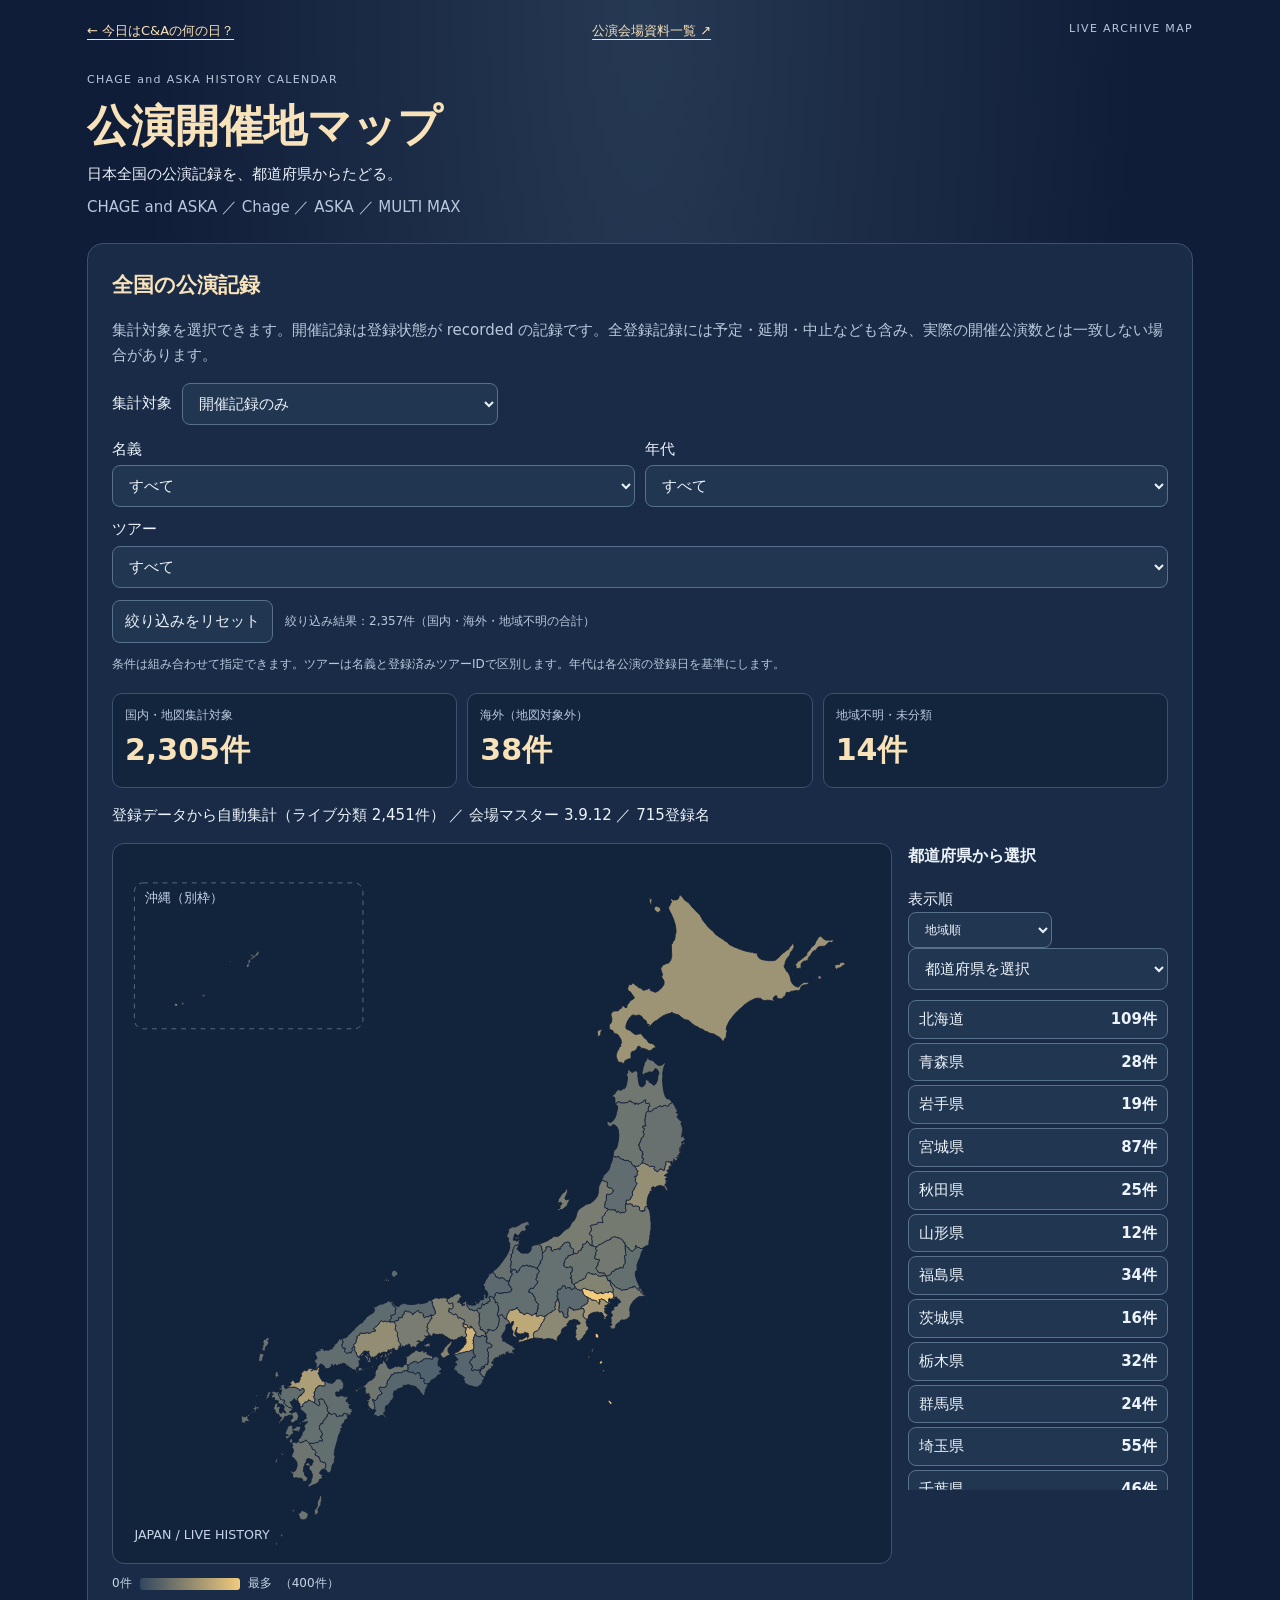
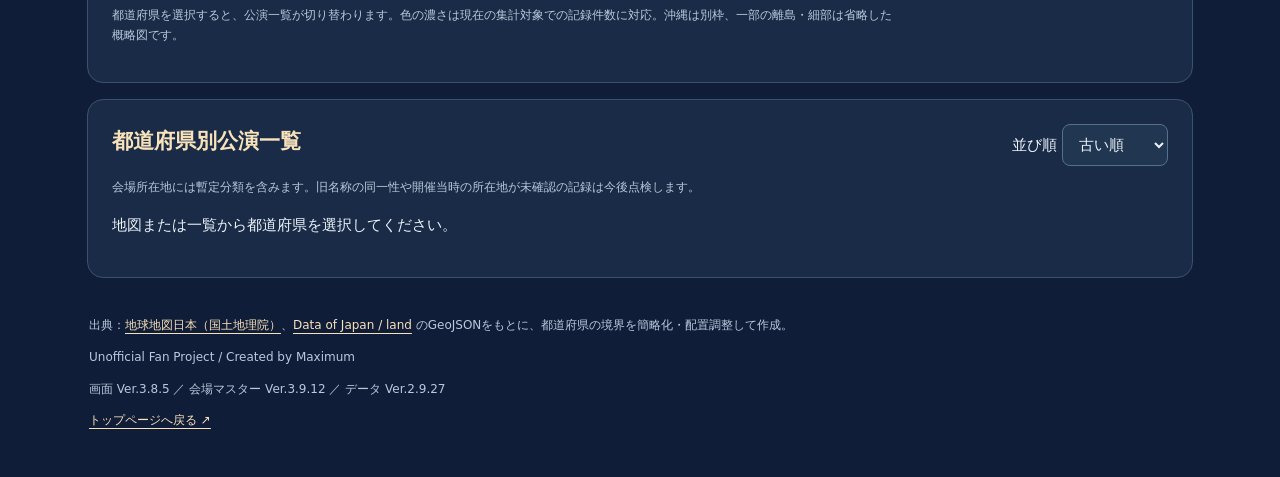
<file: live-map.html>
<!doctype html><html lang="ja"><head><meta charset="utf-8"><meta name="viewport" content="width=device-width,initial-scale=1"><meta name="description" content="CHAGE and ASKA・Chage・ASKA・MULTI MAXの国内公演記録を都道府県から探す。"><title>公演開催地マップ｜今日はC&amp;Aの何の日？</title><link rel="stylesheet" href="ca-live-map-v380.css?v=3.8.0"><!-- CA_VENUE_ARCHIVE_V385 --><script defer src="ca-venue-archive-v385.js?v=3.8.5"></script><style id="va-bridge-style">.va-inline[hidden],.va-group-links[hidden],#va-map-selected[hidden]{display:none!important}.va-inline{display:block;margin:5px 0}.va-group-links{display:flex;flex-wrap:wrap;gap:8px;margin:9px 0}.va-link{color:var(--gold-light,#f8e2ba);text-decoration:underline;text-underline-offset:3px;font-size:13px;overflow-wrap:anywhere}#va-map-selected{margin:12px 0}</style><script defer src="ca-live-map-v380.js?v=3.8.5"></script><style>.lm-filters{display:grid;grid-template-columns:repeat(2,minmax(0,1fr));gap:10px;margin:12px 0}.lm-filters label{display:grid;gap:4px;min-width:0}.lm-filters select{width:100%;min-width:0}.lm-filter-tour{grid-column:1/-1}.lm-filter-actions{display:flex;gap:12px;align-items:center;flex-wrap:wrap;margin-bottom:10px}.lm-filter-actions p{margin:0}.lm-ranking-head{display:flex;gap:8px;align-items:center;justify-content:space-between;flex-wrap:wrap}.lm-ranking-head select{min-height:36px;font-size:12px}@media(max-width:500px){.lm-filters{grid-template-columns:1fr}}</style><style>.lm-area{padding:14px;margin:12px 0 18px;border:1px solid #526984;border-radius:12px;background:#13253d}.lm-area h3{margin:0 0 8px;color:#f8e2ba}.lm-area-controls{display:grid;grid-template-columns:repeat(2,minmax(0,1fr));gap:10px}.lm-area-controls label{display:grid;gap:4px;min-width:0}.lm-area-controls select{width:100%;min-width:0}.lm-area-groups{display:grid;grid-template-columns:repeat(2,minmax(0,1fr));gap:10px;margin-top:12px}.lm-area-groups details{min-width:0;border:1px solid #405773;border-radius:8px;padding:8px}.lm-area-groups summary{cursor:pointer;color:#f8e2ba;padding:5px}.lm-area-list{display:grid;gap:4px;max-height:250px;overflow:auto;margin-top:8px}.lm-area-item{display:flex;justify-content:space-between;align-items:center;gap:10px;text-align:left;overflow-wrap:anywhere}.lm-area-item b{flex:none}.lm-area-item[aria-pressed=true]{border-color:#f8e2ba;background:#534934}.lm-area-actions{display:flex;align-items:center;gap:12px;flex-wrap:wrap;margin-top:10px}.lm-area-actions p{margin:0}.lm-area button:disabled{opacity:.5;cursor:default}@media(max-width:600px){.lm-area-controls,.lm-area-groups{grid-template-columns:1fr}.lm-area{padding:10px}}</style></head>
<body class="ca-map-page"><main class="lm-wrap"><header class="lm-top"><a href="./">← 今日はC&amp;Aの何の日？</a><a class="va-link" href="venue-archive.html">公演会場資料一覧 ↗</a><span>LIVE ARCHIVE MAP</span></header><section class="lm-hero"><span class="lm-kicker">CHAGE and ASKA HISTORY CALENDAR</span><h1>公演開催地マップ</h1><p>日本全国の公演記録を、都道府県からたどる。</p><p class="lm-muted">CHAGE and ASKA ／ Chage ／ ASKA ／ MULTI MAX</p></section><section class="lm-panel"><h2>全国の公演記録</h2><p class="lm-muted">集計対象を選択できます。開催記録は登録状態が recorded の記録です。全登録記録には予定・延期・中止なども含み、実際の開催公演数とは一致しない場合があります。</p><div class="lm-controls"><label for="lm-mode">集計対象</label><select id="lm-mode"><option value="recorded">開催記録のみ</option><option value="all">全登録記録（予定・延期・中止を含む）</option></select></div><div class="lm-filters"><label>名義<select id="lm-artist"><option value="">すべて</option></select></label><label>年代<select id="lm-decade"><option value="">すべて</option></select></label><label class="lm-filter-tour">ツアー<select id="lm-tour"><option value="">すべて</option></select></label></div><div class="lm-filter-actions"><button id="lm-reset" type="button">絞り込みをリセット</button><p class="lm-muted lm-small" id="lm-filter-summary" role="status"></p></div><p class="lm-muted lm-small">条件は組み合わせて指定できます。ツアーは名義と登録済みツアーIDで区別します。年代は各公演の登録日を基準にします。</p><div class="lm-stats"><div><span>国内・地図集計対象</span><strong id="lm-total">—</strong></div><div><span>海外（地図対象外）</span><strong id="lm-overseas">—</strong></div><div><span>地域不明・未分類</span><strong id="lm-unknown">—</strong></div></div><p id="lm-message" role="status">データを読み込み中…</p><div class="lm-mapgrid"><div><div id="lm-map" class="lm-map" aria-label="都道府県別公演記録地図"></div><div class="lm-legend"><span>0件</span><i></i><span>最多</span><span id="lm-max"></span></div><p class="lm-muted lm-small">都道府県を選択すると、公演一覧が切り替わります。色の濃さは現在の集計対象での記録件数に対応。沖縄は別枠、一部の離島・細部は省略した概略図です。</p></div><div class="lm-side"><div class="lm-ranking-head"><h3>都道府県から選択</h3><label>表示順 <select id="lm-rank"><option value="geo">地域順</option><option value="count">公演数順</option></select></label></div><label for="lm-pref" class="lm-sr">都道府県</label><select id="lm-pref"><option value="">都道府県を選択</option></select><div id="lm-prefs" class="lm-prefs"></div></div></div></section><section class="lm-panel" id="lm-detail" aria-labelledby="lm-heading"><div class="lm-detailhead"><h2 id="lm-heading" tabindex="-1">都道府県別公演一覧</h2><label>並び順 <select id="lm-order"><option value="asc">古い順</option><option value="desc">新しい順</option></select></label></div><section id="lm-area" class="lm-area" hidden aria-label="市町村・会場別公演記録"><h3>市町村・会場から絞り込む</h3><div class="lm-area-controls"><label>市町村・区<select id="lm-city"><option value="">すべての市町村</option></select></label><label>会場<select id="lm-venue"><option value="">すべての会場</option></select></label></div><div id="va-map-selected" hidden></div><div class="lm-area-actions"><button id="lm-area-reset" type="button">地域内の絞り込み解除</button><p class="lm-muted lm-small" id="lm-area-summary" role="status"></p></div><div class="lm-area-groups"><details><summary>市町村別の件数を見る</summary><div id="lm-city-list" class="lm-area-list"></div></details><details><summary>会場別の件数を見る</summary><div id="lm-venue-list" class="lm-area-list"></div></details></div><p class="lm-muted lm-small">市町村は登録情報または会場所在地マスターを使用します（全国47都道府県を対象）。同一施設と確認した旧名称は施設単位で集計し、各公演の登録名は維持します。複数市にまたがる会場は複合地域に1件として集計します。未確認の所在地・同一性は保留します。上の全国地図・都道府県件数は地域内の絞り込みでは変わりません。</p></section><p class="lm-muted lm-small">会場所在地には暫定分類を含みます。旧名称の同一性や開催当時の所在地が未確認の記録は今後点検します。</p><p id="lm-detail-summary" role="status">地図または一覧から都道府県を選択してください。</p><div id="lm-records"></div><button id="lm-more" type="button" hidden>さらに公演を表示</button></section><footer class="lm-foot"><p>出典：<a href="https://www.gsi.go.jp/kankyochiri/gm_jpn.html">地球地図日本（国土地理院）</a>、<a href="https://github.com/dataofjapan/land">Data of Japan / land</a> のGeoJSONをもとに、都道府県の境界を簡略化・配置調整して作成。</p><p>Unofficial Fan Project / Created by Maximum</p><p id="lm-version">画面 Ver.3.8.5 ／ 会場マスター 読込中 ／ データ 読込中</p><a href="./">トップページへ戻る ↗</a></footer></main></body></html>
</file>
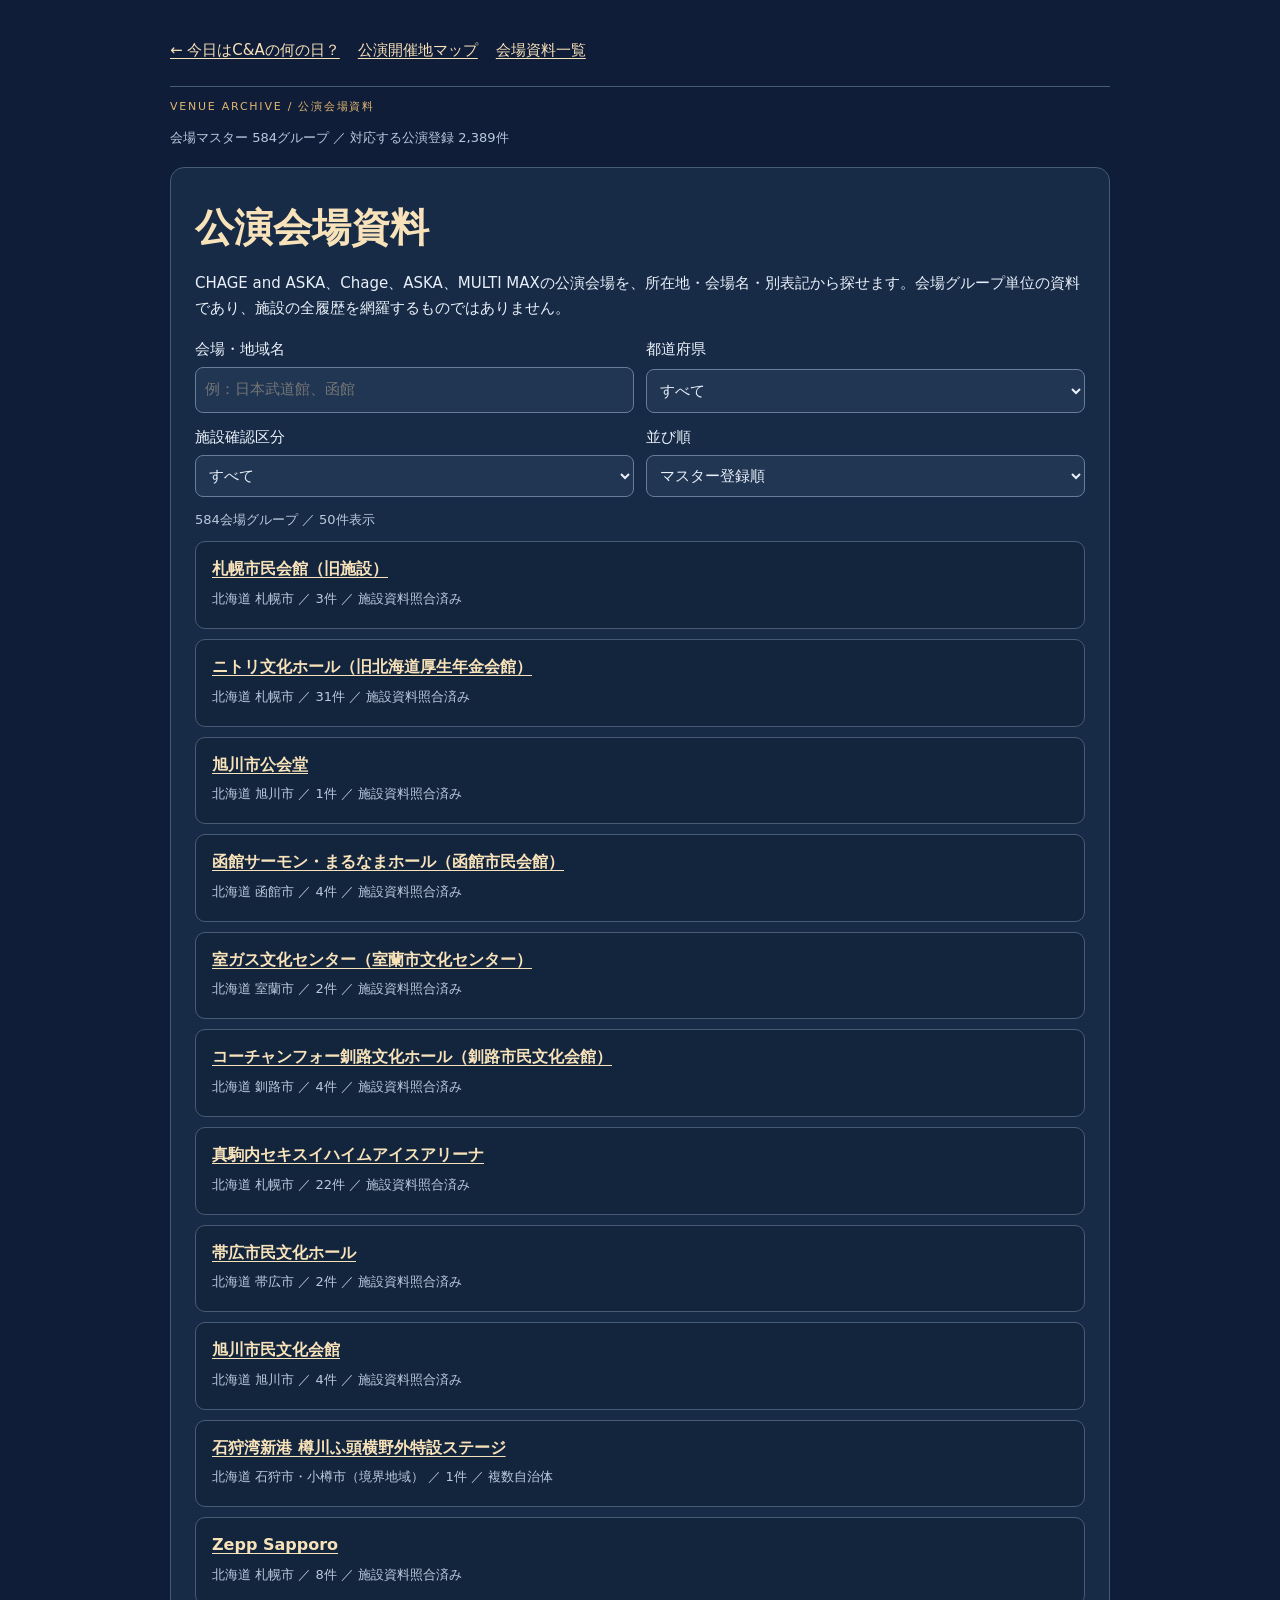
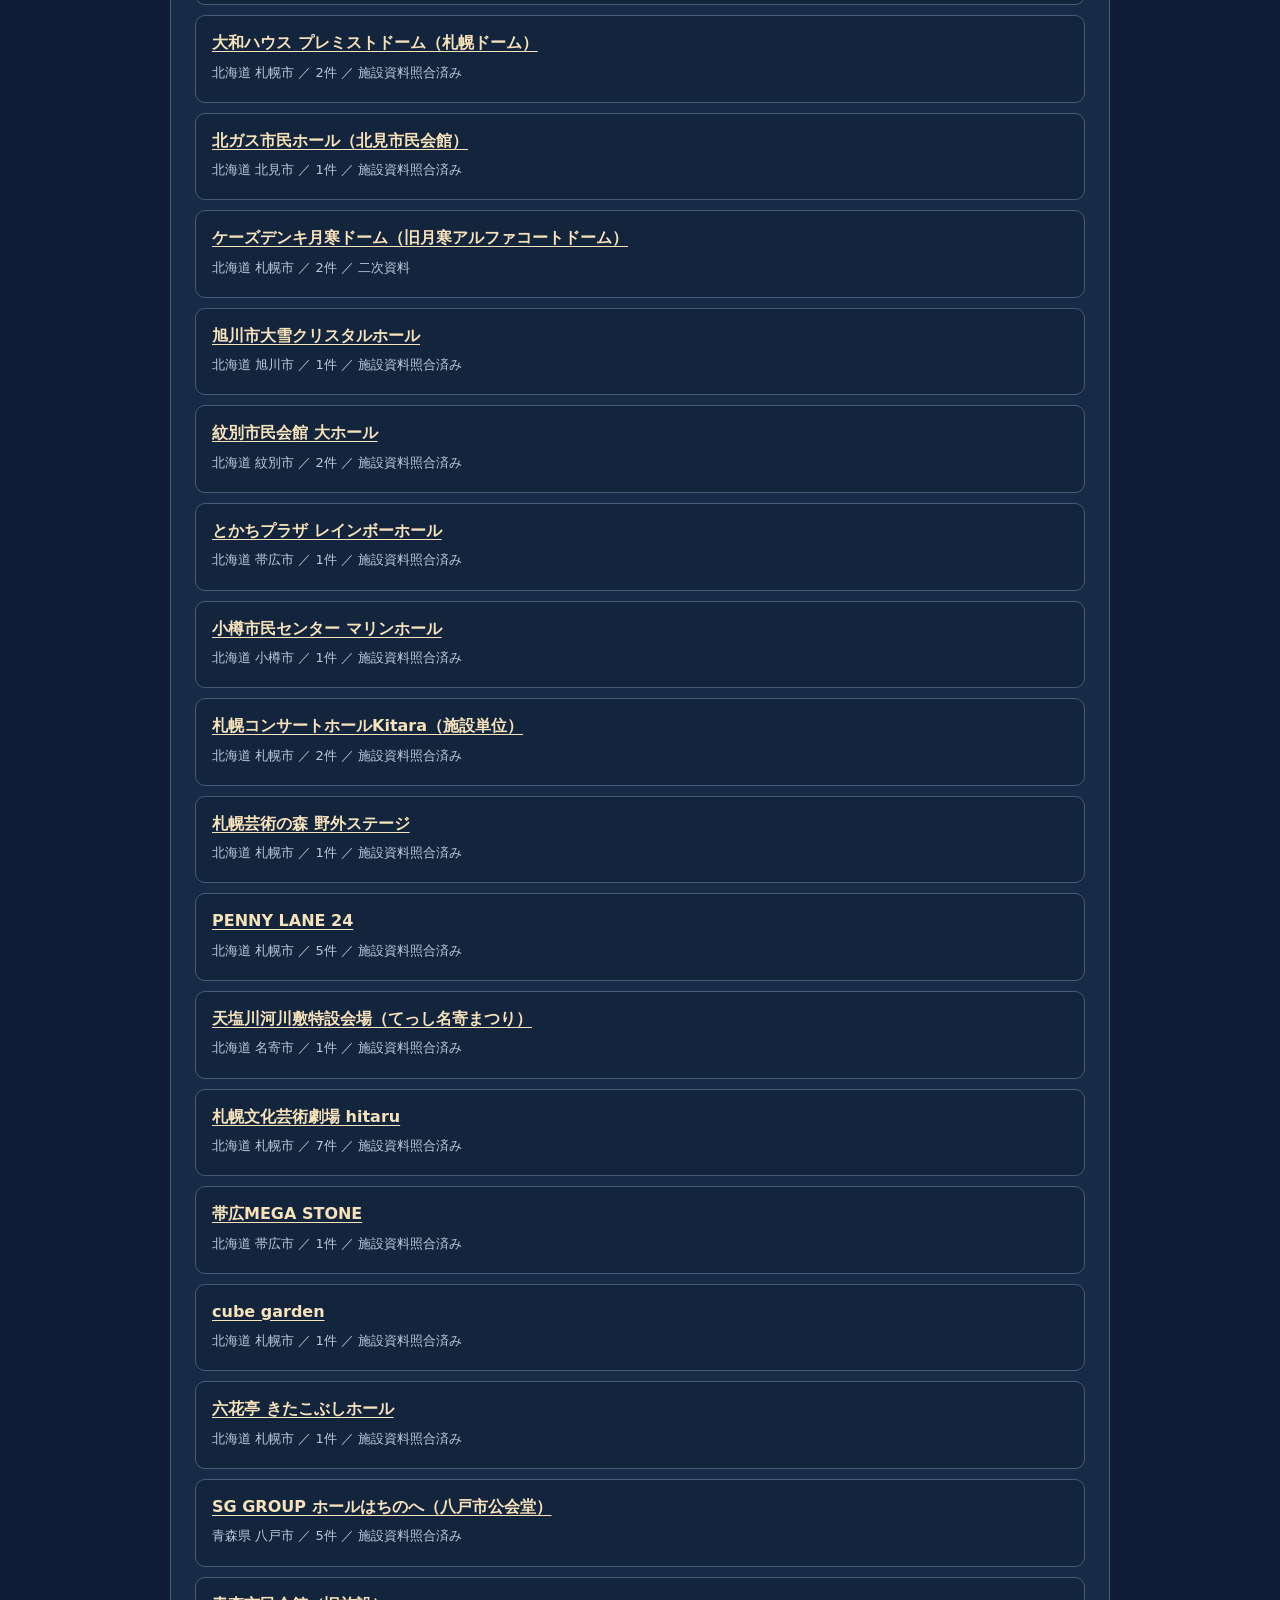
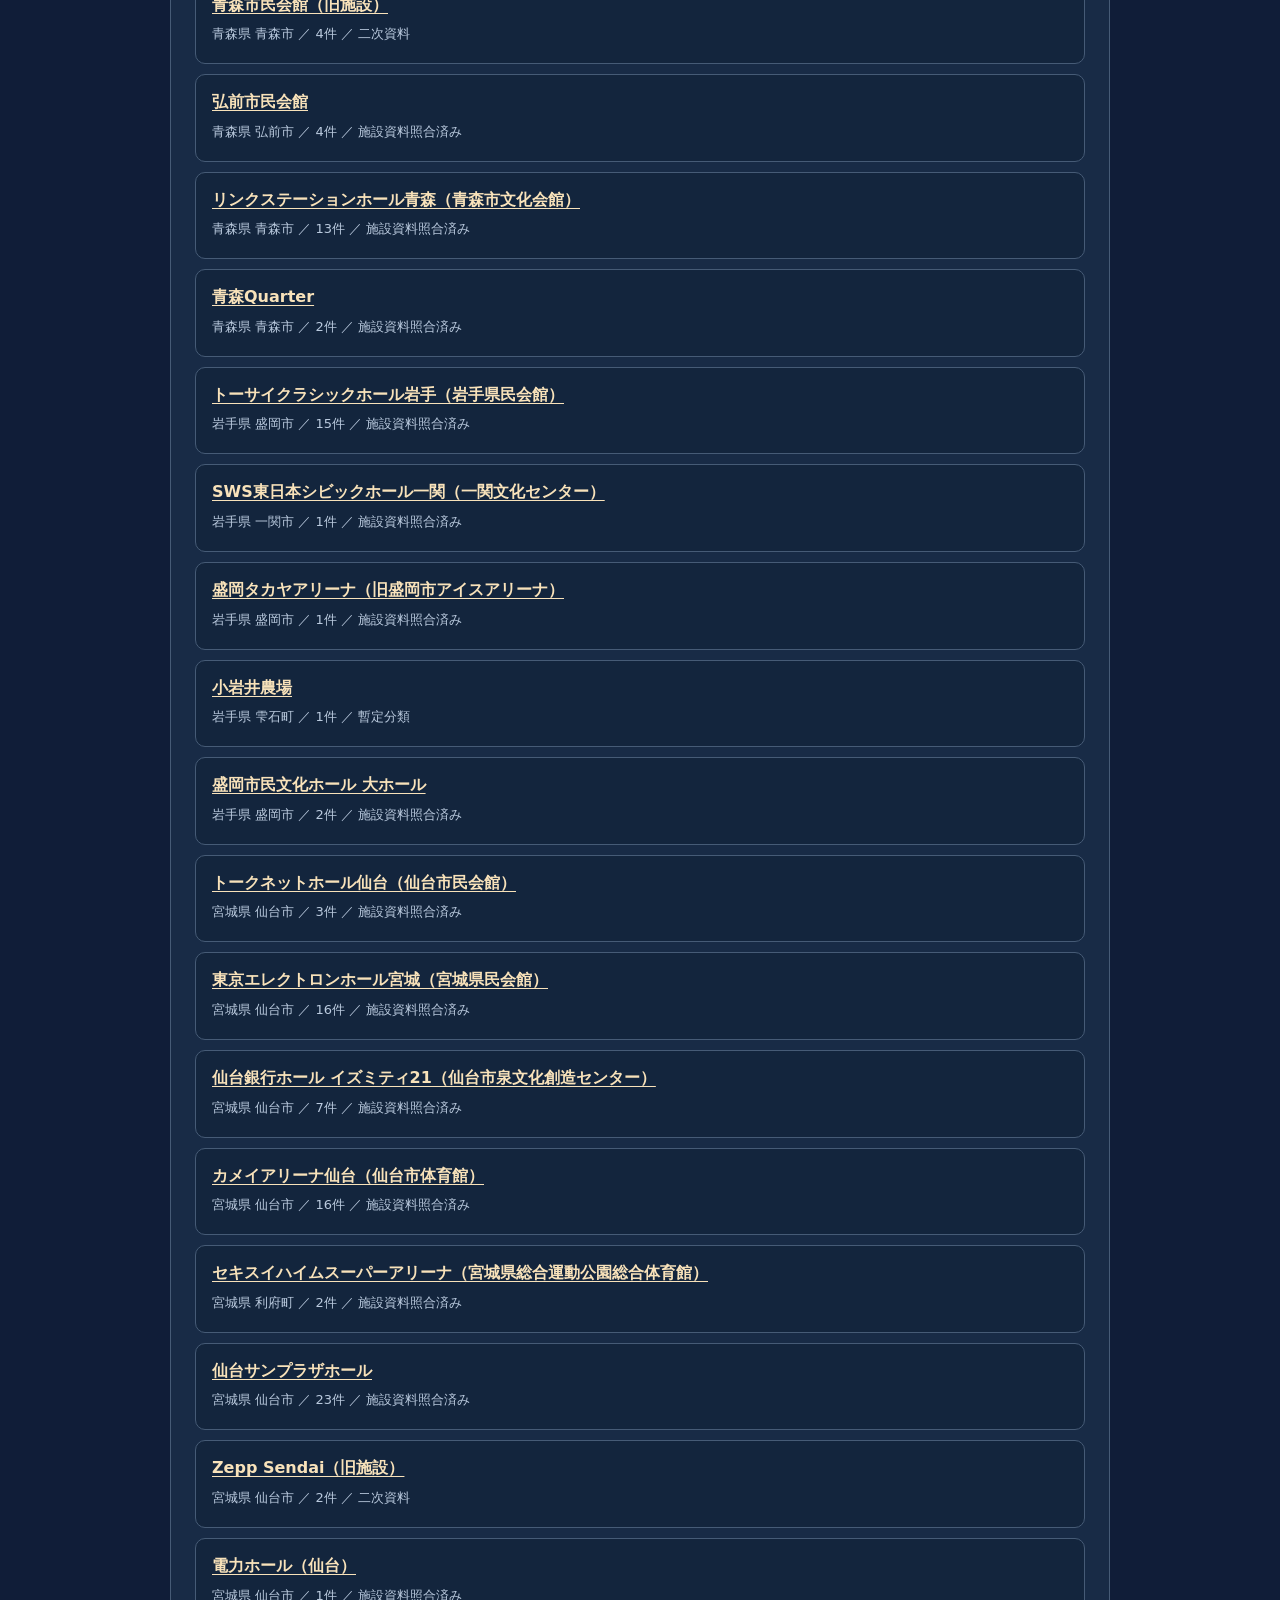
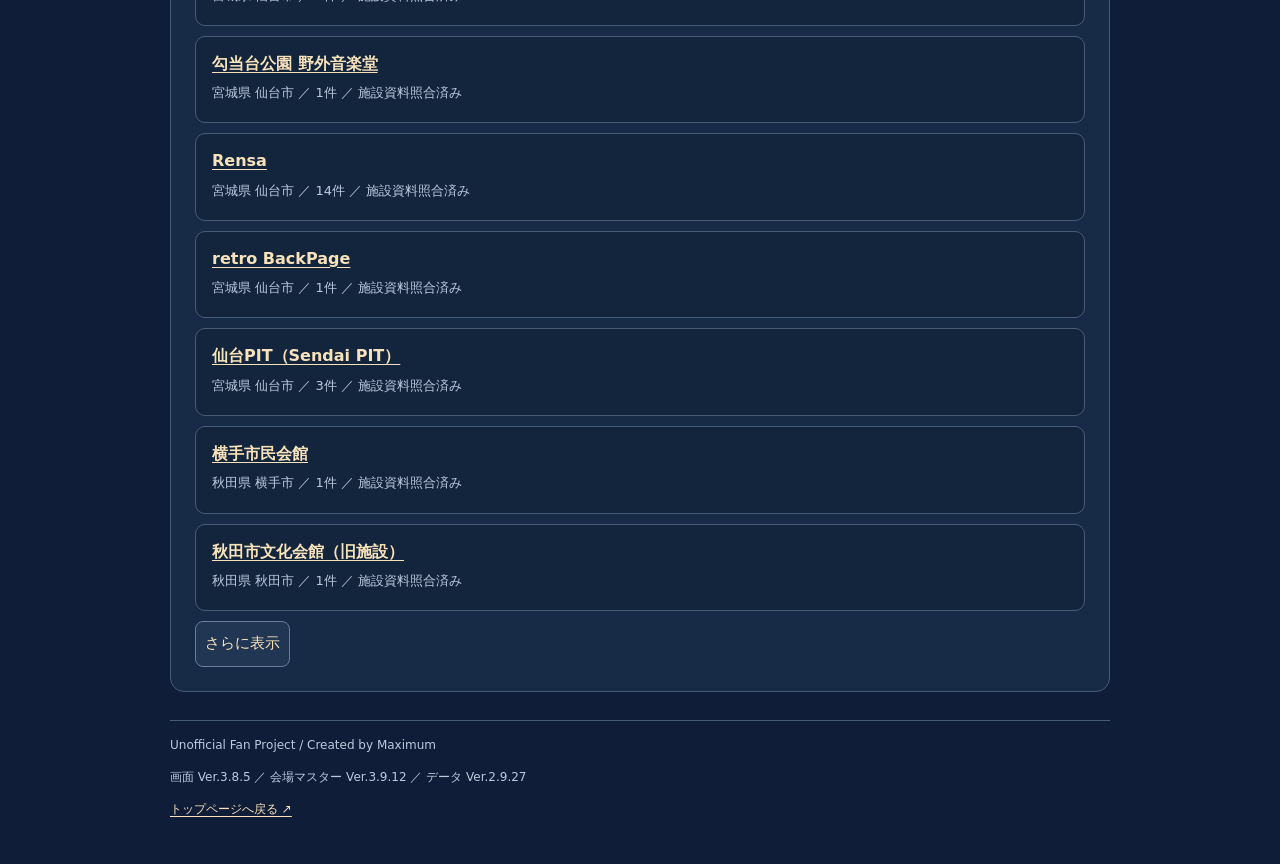
<file: venue-archive.html>
<!doctype html><html lang="ja"><head><meta charset="utf-8"><meta name="viewport" content="width=device-width,initial-scale=1"><meta name="theme-color" content="#101d38"><title>会場資料｜今日はC&amp;Aの何の日？</title><style>
:root{color-scheme:dark;--bg:#101d38;--panel:#182b46;--line:#465b76;--gold:#f8e2ba;--muted:#bacade}*{box-sizing:border-box}body{margin:0;background:var(--bg);color:#e9f0fa;font:15px/1.7 system-ui,-apple-system,"Yu Gothic",Meiryo,sans-serif}main{max-width:1000px;margin:auto;padding:clamp(12px,3vw,30px)}a{color:var(--gold);text-underline-offset:3px;overflow-wrap:anywhere}a:focus-visible,button:focus-visible,input:focus-visible,select:focus-visible{outline:2px solid var(--gold);outline-offset:3px}header,nav{display:flex;gap:18px;flex-wrap:wrap;align-items:center}header{padding:8px 0 22px;border-bottom:1px solid var(--line)}h1,h2,h3,p{overflow-wrap:anywhere}h1{font-size:clamp(24px,5vw,39px);line-height:1.4;color:var(--gold);margin:9px 0}h2{font-size:20px;margin:0 0 12px;color:var(--gold)}h3{font-size:16px;margin:12px 0 8px}.va-kicker{font-size:11px;letter-spacing:.16em;color:#dfb66f}.va-panel{background:var(--panel);border:1px solid var(--line);border-radius:14px;padding:clamp(14px,3vw,24px);margin:18px 0;min-width:0}.va-muted{color:var(--muted);font-size:13px;margin:5px 0}.va-filters{display:grid;grid-template-columns:repeat(2,minmax(0,1fr));gap:12px;margin:12px 0}.va-filters label{display:grid;gap:5px;min-width:0}input,select,button{font:inherit;min-width:0;max-width:100%;color:#e9f0fa;background:#203653;border:1px solid #677d99;border-radius:8px;padding:9px;min-height:42px}button{cursor:pointer;color:var(--gold)}.va-list-item,.va-record{padding:13px 16px;border:1px solid var(--line);border-radius:10px;background:#13253d;margin:10px 0;min-width:0}.va-list-item a,.va-title{font-weight:700;font-size:16px}.va-facts{display:grid;grid-template-columns:minmax(105px,155px) minmax(0,1fr);gap:10px 14px;margin:16px 0}.va-facts dt{color:var(--muted)}.va-facts dd{margin:0;overflow-wrap:anywhere}.va-note{white-space:pre-wrap;overflow-wrap:anywhere;line-height:1.9}.va-chips,.va-meta{display:flex;flex-wrap:wrap;align-items:center;gap:8px}.va-chip,.va-artist{display:inline-block;font-size:12px;border-radius:20px;padding:3px 9px;border:1px solid #7890ab}.va-ca{--artist:#e9b261}.va-chage{--artist:#65deac}.va-aska{--artist:#e3a6ff}.va-multi{--artist:#f991bc}.va-other{--artist:#aabbd0}.va-artist{color:var(--artist);border-color:var(--artist)}.va-record{border-left:4px solid var(--artist)}.va-meta time{font-size:13px;color:var(--gold)}.va-source{display:block;margin:9px 0}.va-title{display:block;margin:7px 0}footer{border-top:1px solid var(--line);margin-top:28px;padding:14px 0;color:var(--muted);font-size:12px}[hidden]{display:none!important}@media(max-width:520px){.va-filters{grid-template-columns:1fr}.va-facts{grid-template-columns:1fr;gap:3px}.va-facts dd{margin-bottom:8px}.va-list-item,.va-record{padding:12px}}
</style><script defer src="ca-venue-archive-v385.js?v=3.8.5"></script></head><body><main id="va-page"><header><a href="./">← 今日はC&amp;Aの何の日？</a><a href="live-map.html">公演開催地マップ</a><a href="venue-archive.html">会場資料一覧</a></header><p class="va-kicker">VENUE ARCHIVE / 公演会場資料</p><p id="va-status" role="status" class="va-muted">データ読込中…</p><section id="va-directory" class="va-panel"><h1>公演会場資料</h1><p>CHAGE and ASKA、Chage、ASKA、MULTI MAXの公演会場を、所在地・会場名・別表記から探せます。会場グループ単位の資料であり、施設の全履歴を網羅するものではありません。</p><div class="va-filters"><label>会場・地域名<input id="va-search" type="search" placeholder="例：日本武道館、函館"></label><label>都道府県<select id="va-pref"><option value="">すべて</option></select></label><label>施設確認区分<select id="va-ver"><option value="">すべて</option><option value="confirmed">施設資料照合済み</option><option value="provisional-location">暫定分類</option><option value="secondary">二次資料</option><option value="multi-municipality">複数自治体</option></select></label><label>並び順<select id="va-sort"><option value="region">マスター登録順</option><option value="count">登録記録数順</option></select></label></div><p id="va-list-count" role="status" class="va-muted"></p><div id="va-list"></div><button id="va-list-more" hidden>さらに表示</button></section><div id="va-detail" hidden><section class="va-panel"><a href="venue-archive.html">← 会場資料一覧</a><h1 id="va-name"></h1><p id="va-place"></p><p id="va-verification" class="va-chip"></p><p id="va-caution" class="va-muted"></p><dl id="va-facts" class="va-facts"></dl><p class="va-muted">件数はサイト内の登録ID単位です。全登録には開催予定・延期・中止などを含み、実際の公演総数ではありません。</p><a id="va-map" href="live-map.html">公演マップで見る ↗</a></section><section class="va-panel"><h2>施設の沿革・確認事項</h2><p id="va-note" class="va-note"></p><p class="va-muted">施設の確認区分は個別公演の開催確認とは異なります。未確認事項もそのまま掲載しています。</p><h3>出典・参考資料</h3><div id="va-sources"></div></section><section class="va-panel"><h2>名義別・年代別の登録件数</h2><h3>名義別</h3><div id="va-artist-counts" class="va-chips"></div><h3>年代別</h3><div id="va-decade-counts" class="va-chips"></div></section><section class="va-panel"><h2>この会場の公演記録</h2><div class="va-filters"><label>対象<select id="va-mode"><option value="all">全登録記録</option><option value="held">開催記録のみ</option></select></label><label>名義<select id="va-artist"><option value="">すべて</option></select></label><label>年代<select id="va-decade"><option value="">すべて</option></select></label><label>順序<select id="va-order"><option value="asc">古い順</option><option value="desc">新しい順</option></select></label></div><p id="va-record-count" role="status" class="va-muted"></p><div id="va-records"></div><button id="va-more" hidden>さらに公演を表示</button></section></div><footer>Unofficial Fan Project / Created by Maximum<p id="va-version">画面 Ver.3.8.5 ／ データ読込中</p><a href="./">トップページへ戻る ↗</a></footer></main></body></html>
</file>
<file: styles.css>
:root{--bg:#0d172b;--panel:#172440;--panel-soft:#1a2947;--paper:#202f4b;--ink:#f8f6ef;--muted:#b3c0d2;--gold:#e8bc73;--gold-light:#f8e2ba;--border:rgba(222,227,238,.14);--radius:15px;color-scheme:dark}
*{box-sizing:border-box}html{scroll-behavior:smooth}body{margin:0;background:var(--bg);color:var(--ink);font:15px/1.75 -apple-system,BlinkMacSystemFont,"Hiragino Kaku Gothic ProN","Yu Gothic",Meiryo,system-ui,sans-serif}button,input,select{font:inherit}button{cursor:pointer}button:disabled{opacity:.45;cursor:not-allowed}button:focus-visible,input:focus-visible,select:focus-visible,a:focus-visible{outline:3px solid var(--gold);outline-offset:3px}a{color:var(--gold-light)}.ambient{pointer-events:none;position:fixed;inset:0;z-index:-1;background:radial-gradient(ellipse 70% 35% at 95% 3%,rgba(58,83,125,.16),transparent),radial-gradient(ellipse 55% 25% at 0 55%,rgba(107,72,39,.1),transparent)}.shell{width:min(1100px,calc(100% - 44px));margin:auto}.site-header{height:97px;display:flex;align-items:center;justify-content:space-between;gap:20px;border-bottom:1px solid var(--border)}.identity{display:flex;align-items:center;gap:15px;text-decoration:none;color:var(--ink)}.mark{width:55px;height:55px;border:1px solid rgba(232,188,115,.7);border-radius:50%;font:700 18px/55px Georgia,serif;text-align:center;letter-spacing:-1px;color:var(--gold)}.mark span{font-size:12px}.identity-name{font-weight:700;letter-spacing:.13em;font-size:14px;line-height:1.5}.identity-name small{display:block;color:var(--muted);font-size:10px;font-weight:500;letter-spacing:.28em}.topnav{display:flex;gap:25px;flex-wrap:wrap}.topnav a{font-size:12px;color:var(--muted);text-decoration:none}.topnav a:hover,.footer a:hover,.text-button:hover{color:var(--gold)}.hero{padding:57px 0 66px;display:grid;grid-template-columns:1fr .76fr;gap:55px;align-items:stretch}.hero-main{padding:30px 0}.eyebrow,.kicker{font-size:10px;letter-spacing:.26em;font-weight:700;color:var(--gold)}.eyebrow-line{width:30px;height:1px;background:var(--gold);display:inline-block;vertical-align:middle;margin-right:12px}.hero h1{font-size:clamp(37px,5vw,61px);line-height:1.36;letter-spacing:.055em;margin:25px 0 15px;font-weight:780}.accent{font-family:Georgia,"Times New Roman",serif;color:var(--gold);letter-spacing:.02em}.lead{font-size:17px;line-height:2;color:#d7dfea;margin:0}.hero-pills{display:flex;gap:7px;flex-wrap:wrap;margin-top:31px}.hero-pills span{border:1px solid rgba(232,188,115,.27);border-radius:30px;padding:4px 11px;color:#ddd7c6;font-size:10px;letter-spacing:.03em}.hero-date{border:1px solid rgba(232,188,115,.34);border-radius:var(--radius);background:linear-gradient(140deg,#1e304e,#15223d 70%);padding:24px 29px 20px;position:relative;overflow:hidden;display:flex;flex-direction:column;min-height:355px}.hero-date:after{content:"";position:absolute;width:320px;height:320px;border:1px solid rgba(232,188,115,.08);border-radius:50%;right:-170px;top:-65px;box-shadow:0 0 0 60px rgba(232,188,115,.018)}.date-head{display:flex;align-items:center;justify-content:space-between;gap:8px;color:var(--gold);font-size:12px;letter-spacing:.23em}.date-head-end{font-size:9px;letter-spacing:.12em;color:var(--muted)}.hero-date strong{font-family:Georgia,"Times New Roman",serif;font-size:clamp(115px,17vw,180px);font-weight:400;line-height:1.18;letter-spacing:-.06em;color:#faf1dd;text-align:center;margin:auto}.hero-date>span:not(.date-head-end){text-align:center;font-weight:700;font-size:22px;letter-spacing:.11em}.date-foot{margin-top:auto;display:flex;justify-content:space-between;gap:8px;border-top:1px solid var(--border);padding-top:13px;font-size:11px;color:var(--muted)}section:not(.hero){scroll-margin-top:25px}.section-head{display:flex;align-items:end;justify-content:space-between;gap:20px;margin-bottom:22px}.section-head h2{font-size:25px;margin:7px 0 0;letter-spacing:.03em}.section-head p{color:var(--muted);font-size:12px;margin:6px 0 0}.btn,.icon-btn{color:var(--ink);background:var(--panel);border:1px solid var(--border);border-radius:9px;padding:9px 16px}.btn-ghost:hover,.icon-btn:hover{border-color:var(--gold);background:var(--panel-soft)}.btn-ghost{font-size:12px}.calendar-grid{display:grid;grid-template-columns:.85fr 1.15fr;gap:17px}.calendar-card,.day-panel,.filters,.result-card,.disclaimer{background:linear-gradient(145deg,#182740,#132138);border:1px solid var(--border);border-radius:var(--radius)}.calendar-card{padding:23px 26px 18px}.month-nav{display:flex;align-items:center;justify-content:space-between;gap:10px;margin-bottom:28px}.month-nav>div{text-align:center}.month-nav strong{display:block;font-size:21px}.month-caption{display:block;font-size:11px;color:var(--muted)}.icon-btn{padding:0;width:36px;height:36px;font-size:24px;display:grid;place-items:center;line-height:1}.weekday-head,.days-grid{display:grid;grid-template-columns:repeat(7,1fr);gap:5px;text-align:center}.weekday-head{font-size:11px;color:var(--muted);margin-bottom:8px}.weekday-head span:first-child{color:#eda99f}.weekday-head span:last-child{color:#a6b9ea}.days-grid{min-height:238px}.day-btn{border:1px solid transparent;aspect-ratio:1.1;display:grid;place-items:center;position:relative;border-radius:9px;color:#e0e8f1;background:none;min-height:34px}.day-btn:hover{background:#304361}.day-btn.is-selected{border-color:var(--gold);background:rgba(232,188,115,.17);color:var(--gold-light);font-weight:800}.day-btn.is-today:not(.is-selected){box-shadow:inset 0 0 0 1px #617a9d}.day-btn.has-events:after{content:"";position:absolute;bottom:3px;width:4px;height:4px;border-radius:50%;background:var(--gold)}.day-empty{visibility:hidden}.calendar-legend{margin:20px 0 0;font-size:10px;color:var(--muted)}.dot,.ring{display:inline-block;margin-right:5px;vertical-align:middle}.dot{width:6px;height:6px;border-radius:50%;background:var(--gold)}.ring{width:9px;height:9px;border:1px solid var(--gold);border-radius:3px;margin-left:13px}.day-panel{padding:24px 29px;min-height:410px;display:flex;flex-direction:column}.day-panel-top{display:flex;justify-content:space-between;align-items:center}.stepper{display:flex;gap:5px}.day-panel h3{font-size:28px;margin:7px 0 0}.summary-line{font-size:12px;color:var(--muted);margin:0 0 18px}.day-events{display:grid;gap:10px;max-height:345px;overflow:auto;padding-right:5px}.event-preview{border-bottom:1px solid var(--border);padding:9px 0 13px}.preview-top{font-size:11px;color:var(--gold);display:flex;gap:9px;align-items:center}.event-preview strong{display:block;margin:5px 0 0;font-size:14px;line-height:1.5}.event-preview p{font-size:12px;color:var(--muted);margin:2px 0}.empty-state{border:1px dashed rgba(222,227,238,.2);border-radius:10px;padding:23px;color:var(--muted);font-size:13px}.empty-state strong{color:var(--ink);display:block;font-size:14px;margin-bottom:6px}.day-actions{margin-top:auto;padding-top:15px;display:flex;justify-content:space-between;flex-wrap:wrap;gap:12px}.text-button{border:0;background:transparent;padding:2px 0;color:var(--gold-light);font-size:11px;text-decoration:underline;text-decoration-color:rgba(232,188,115,.45);text-underline-offset:4px}.browse-section{padding:95px 0 0}.record-total{border:1px solid var(--border);padding:5px 12px;border-radius:30px;font-size:11px;color:var(--gold)}.filters{padding:19px;display:grid;grid-template-columns:minmax(230px,2.3fr) repeat(3,minmax(115px,1fr));gap:12px;align-items:end}.filters label{min-width:0;display:grid;gap:5px}.filters label span:not(.sr-only){font-size:11px;color:var(--muted)}.filters select,.filters input{min-width:0;width:100%;height:42px;background:#0e1c33;border:1px solid rgba(211,225,247,.2);border-radius:8px;color:var(--ink);padding:0 12px;outline-offset:1px}.filters input::placeholder{color:#9daec4}.search-wrap{position:relative}.search-wrap svg{position:absolute;left:14px;bottom:12px;width:17px;height:17px;fill:none;stroke:var(--muted);stroke-width:1.7;pointer-events:none}.filters .search-wrap input{padding-left:40px}.results-toolbar{display:flex;justify-content:space-between;align-items:center;padding:22px 2px 13px;gap:15px;font-size:12px;color:var(--muted)}.results{display:grid;gap:10px}.result-card{padding:20px 24px;display:grid;grid-template-columns:95px 1fr;gap:20px}.result-card:hover{border-color:rgba(232,188,115,.37)}.result-date{border-right:1px solid var(--border);padding-right:15px}.result-date .y{font-size:13px;color:var(--gold);display:block;font-weight:700}.result-date .md{font-family:Georgia,serif;color:var(--ink);font-size:24px;display:block;line-height:1.5}.result-date .week{color:var(--muted);font-size:10px}.result-meta{display:flex;flex-wrap:wrap;gap:7px;align-items:center;margin-bottom:5px}.tag{background:rgba(232,188,115,.12);border:1px solid rgba(232,188,115,.2);color:#e8cb99;border-radius:30px;padding:1px 9px;font-size:10px}.tag.secondary{color:#becce2;border-color:rgba(202,213,234,.2);background:rgba(158,177,203,.07)}.result-card h3{font-size:16px;line-height:1.45;margin:3px 0}.result-card p{color:var(--muted);font-size:12px;margin:4px 0}.result-card details{margin-top:9px;color:var(--muted);font-size:12px}.result-card summary{cursor:pointer;width:fit-content;color:var(--gold-light)}.source-links{margin:8px 0 0;display:flex;flex-wrap:wrap;gap:9px}.source-links a{font-size:12px}.result-card small{font-size:11px;color:var(--muted)}.load-more-wrap{text-align:center;margin-top:20px}.about-section{padding:110px 0 75px}.about-grid{display:grid;grid-template-columns:1.5fr .8fr;gap:35px}.about-grid h3{font-size:19px;margin-top:0}.about-grid p{font-size:13px;line-height:2.1;color:var(--muted)}.about-grid p strong{color:var(--ink)}.about-side{display:grid;grid-template-columns:repeat(3,1fr);gap:9px}.stat{padding:14px 6px;border-top:2px solid rgba(232,188,115,.55);text-align:center}.stat strong{font:400 34px Georgia,serif;color:var(--gold-light);display:block}.stat span{font-size:10px;color:var(--muted)}.disclaimer{padding:23px 26px;margin-top:27px}.disclaimer strong{font-size:13px;color:var(--gold-light)}.disclaimer p{margin:7px 0 0;font-size:11px;line-height:2;color:var(--muted)}.footer{border-top:1px solid var(--border);padding:24px 0 45px;display:flex;justify-content:space-between;gap:20px;align-items:start}.footer-title{font-size:13px;font-weight:700}.footer-title span{display:block;font-size:10px;color:var(--muted);font-weight:400}.footer-links{display:flex;flex-wrap:wrap;gap:17px}.footer-links a{font-size:11px;color:var(--muted);text-decoration:none}.sr-only{position:absolute;overflow:hidden;clip:rect(0,0,0,0);height:1px;width:1px;white-space:nowrap}.no-matches{text-align:center;padding:40px 12px;color:var(--muted);border:1px dashed var(--border);border-radius:12px;font-size:13px}
@media(max-width:900px){.hero{gap:25px}.filters{grid-template-columns:1fr 1fr}.search-wrap{grid-column:1/-1}.about-grid{grid-template-columns:1fr}.about-side{max-width:500px}.topnav{gap:12px}}
@media(max-width:700px){.shell{width:calc(100% - 30px)}.site-header{height:75px}.topnav{display:none}.hero{grid-template-columns:1fr;gap:9px;padding:28px 0 45px}.hero-main{padding:16px 0}.hero h1{margin:15px 0;font-size:42px}.lead{font-size:14px}.hero-date{min-height:245px;padding:18px 20px}.hero-date strong{font-size:115px}.hero-date>span:not(.date-head-end){font-size:16px}.hero-pills{margin-top:18px}.calendar-grid{grid-template-columns:1fr}.calendar-card,.day-panel{padding:20px}.browse-section{padding-top:65px}.about-section{padding:70px 0 45px}.result-card{grid-template-columns:63px 1fr;gap:14px;padding:15px}.result-date{padding-right:8px}.result-date .md{font-size:20px}.result-card h3{font-size:14px}.footer{display:block}.footer-links{margin-top:16px}.section-head h2{font-size:22px}.about-side{grid-template-columns:repeat(3,1fr)}}
@media(max-width:440px){.filters{grid-template-columns:1fr 1fr}.filters label:not(.search-wrap):first-of-type{grid-column:1/-1}.day-actions{gap:4px}.hero h1{font-size:38px}.identity-name{font-size:12px}.date-head-end{display:none}.about-side{grid-template-columns:repeat(3,1fr)}.stat strong{font-size:26px}.stat span{font-size:9px}}
@media(prefers-reduced-motion:reduce){html{scroll-behavior:auto}}
/* CA UX Ver.1.8.2-38: only presentation changes */
.filters{grid-template-columns:repeat(5,minmax(0,1fr));gap:12px}
.filters .search-wrap{grid-column:span 2}
.browse-help{margin:4px 3px 10px;padding:8px 13px;background:rgba(209,220,239,.045);border:1px solid var(--border);border-radius:10px;font-size:12px;color:var(--muted)}
.browse-help summary{cursor:pointer;color:var(--gold-light);font-weight:650}
.browse-help p{line-height:1.85;margin:8px 0}
.result-actions{display:flex;align-items:center;gap:12px;flex-wrap:wrap}
.record-note{white-space:pre-wrap;overflow-wrap:anywhere;margin:9px 0 6px!important;line-height:1.7}
.record-actions{margin:9px 0 3px}
.record-permalink{font-size:12px;color:var(--gold-light);text-decoration:underline;text-decoration-color:rgba(248,226,186,.3);text-underline-offset:3px}
.record-permalink:hover,.record-permalink:focus-visible{text-decoration-color:currentColor}
.result-card .status-tag{font-size:10px}
.result-card .status-cancelled{color:#ffcfca;border-color:rgba(255,166,154,.45);background:rgba(228,93,82,.12)}
.result-card .status-postponed{color:#ffe1aa;border-color:rgba(249,195,111,.4)}
.result-card .status-scheduled{color:#c6e4ff;border-color:rgba(115,184,252,.4)}
#export-results:disabled{opacity:.45;cursor:not-allowed}
@media(max-width:980px){.filters{grid-template-columns:repeat(3,minmax(0,1fr))}.filters .search-wrap{grid-column:1/-1}}
@media(max-width:580px){.filters{grid-template-columns:repeat(2,minmax(0,1fr))}.filters .search-wrap{grid-column:1/-1}.results-toolbar{align-items:flex-start;flex-direction:column}.result-actions{width:100%;justify-content:space-between}}

/* CA_ARTIST_TAGS_20261124: artist labeling + accessible quick filter */
.ca-artist-tag,.ca-artist-quick-btn{--ca-artist-color:#d5e0ee;--ca-artist-fill:rgba(166,187,210,.13);--ca-artist-border:rgba(176,195,214,.52)}
.ca-artist-ca{--ca-artist-color:#ffdc9c;--ca-artist-fill:rgba(222,153,51,.18);--ca-artist-border:rgba(246,191,102,.68)}
.ca-artist-chage{--ca-artist-color:#abf2d4;--ca-artist-fill:rgba(45,161,126,.18);--ca-artist-border:rgba(101,222,172,.62)}
.ca-artist-aska{--ca-artist-color:#f3dbff;--ca-artist-fill:rgba(143,72,177,.33);--ca-artist-border:rgba(227,166,255,.94)}
.ca-artist-multi{--ca-artist-color:#ffc5df;--ca-artist-fill:rgba(202,83,139,.18);--ca-artist-border:rgba(249,145,188,.70)}
.ca-artist-tag{display:inline-flex;vertical-align:middle;align-items:center;justify-content:center;max-width:100%;border:1px solid var(--ca-artist-border);border-radius:999px;background:var(--ca-artist-fill);color:var(--ca-artist-color);font-size:11px;font-weight:800;letter-spacing:.015em;line-height:1.5;padding:3px 10px;white-space:normal;overflow-wrap:anywhere}
.result-meta .ca-artist-tag{font-size:12px;padding:4px 11px}
.preview-top{flex-wrap:wrap;row-gap:4px}.preview-top .ca-artist-tag{font-size:11px}
.year-only-card .ca-artist-tag{margin:0 4px 4px 5px}
.ca-detail-chips .ca-detail-chip.ca-artist-tag{color:var(--ca-artist-color);border:1px solid var(--ca-artist-border);background:var(--ca-artist-fill);padding:7px 13px;font-weight:800;font-size:14px}
.ca-artist-quick{display:flex;align-items:center;flex-wrap:wrap;gap:7px;padding:10px 2px 12px;min-width:0}
.ca-artist-quick-label{font-size:12px;color:var(--muted,#b3c0d2);font-weight:700;margin-right:5px}
.ca-artist-quick-btn{font:inherit;font-size:12px;font-weight:750;line-height:1.45;min-height:36px;padding:7px 11px;min-width:0;max-width:100%;white-space:normal;border:1px solid var(--ca-artist-border);border-radius:999px;background:rgba(162,177,196,.07);color:var(--ca-artist-color);cursor:pointer;transition:background .14s,box-shadow .14s}
.ca-artist-quick-btn:hover{background:var(--ca-artist-fill)}
.ca-artist-quick-btn.ca-is-active{background:var(--ca-artist-fill);box-shadow:inset 0 0 0 1px var(--ca-artist-border)}
.ca-artist-quick-btn:focus-visible{outline:3px solid #ffdf9b;outline-offset:3px}
.ca-artist-quick-btn.ca-artist-all{--ca-artist-color:#f3e5c7;--ca-artist-border:rgba(243,229,199,.5);--ca-artist-fill:rgba(243,229,199,.15)}
@media(max-width:580px){.ca-artist-quick{gap:7px;padding:12px 0}.ca-artist-quick-label{width:100%;margin-bottom:1px}.ca-artist-quick-btn{font-size:11px;min-height:36px;padding:7px 10px}.result-meta .ca-artist-tag{font-size:11px}}
/* /CA_ARTIST_TAGS_20261124 */

/* CA_ARTIST_STRIPES_20261124: list left-edge artist colors, including day, search, year-only and detail */
/* 文字の名義タグを判定するため、詳細データに属性追加せずに各カードを色分けします。 */
:is(.result-card,.event-preview,.year-only-card,.ca-detail-paper){--ca-stripe-color:#aabbd0}
:is(.result-card,.event-preview,.year-only-card,.ca-detail-paper):has(.ca-artist-ca){--ca-stripe-color:#e9b261}
:is(.result-card,.event-preview,.year-only-card,.ca-detail-paper):has(.ca-artist-chage){--ca-stripe-color:#65deac}
:is(.result-card,.event-preview,.year-only-card,.ca-detail-paper):has(.ca-artist-aska){--ca-stripe-color:#e3a6ff}
:is(.result-card,.event-preview,.year-only-card,.ca-detail-paper):has(.ca-artist-multi){--ca-stripe-color:#f991bc}
:is(.result-card,.year-only-card,.ca-detail-paper):has(.ca-artist-tag){border-left:4px solid var(--ca-stripe-color)}
/* 「この日の出来事」は元の枠を維持して控えめな縦線だけ表示します。 */
.event-preview:has(.ca-artist-tag){border-left:3px solid var(--ca-stripe-color);padding-left:12px;padding-right:3px;border-radius:5px 0 0 5px}
/* 枠が縦に密集しても見やすいよう余白を追加します。 */
.result-card:has(.ca-artist-tag){padding-left:max(12px,1.1em)}
.year-only-card:has(.ca-artist-tag){padding-left:max(16px,1.2em)}
.ca-detail-paper:has(.ca-artist-tag){border-left-width:5px}
@media(max-width:580px){.event-preview:has(.ca-artist-tag){padding-left:10px}.result-card:has(.ca-artist-tag){padding-left:12px}.ca-detail-paper:has(.ca-artist-tag){border-left-width:4px}}
/* /CA_ARTIST_STRIPES_20261124 */
</file>
<file: ca-ver39.css>
/* CA HISTORY CALENDAR — Ver.1.8.2-39, presentation only */
.day-btn.has-events::after{display:none} /* numerical counter replaces the old dot */
.day-btn{padding-bottom:9px;isolation:isolate}
.ca39-day-count{display:block;position:absolute;right:2px;bottom:0;min-width:15px;border-radius:6px;padding:0 2px;background:rgba(232,188,115,.2);color:var(--gold-light,#f8e2ba);font-size:10px;font-weight:750;line-height:1.4;font-variant-numeric:tabular-nums}
.day-btn.is-selected .ca39-day-count{background:var(--gold,#e8bc73);color:#172440}
.ca39-day-list{display:grid;gap:12px;min-width:0}
.ca39-day-toolbar{display:grid;grid-template-columns:minmax(0,1fr) minmax(0,1fr);gap:12px;position:sticky;top:0;z-index:2;padding:8px 0;background:#172440;border-bottom:1px solid var(--border)}
.ca39-day-toolbar label{display:grid;gap:4px;font-size:11px;color:var(--muted,#b3c0d2)}
.ca39-day-toolbar select{max-width:100%;width:100%;background:#0e1c33;color:var(--ink,#fff);border:1px solid var(--border);border-radius:8px;min-height:36px;padding:4px 8px;font-size:12px}
.ca39-day-match{color:var(--muted);font-size:11px;margin:0}
.ca39-day-card{padding:14px;background:rgba(0,0,0,.09);border:1px solid var(--border);border-radius:12px;min-width:0}
.ca39-day-card h4{margin:7px 0 4px;font-size:14px;line-height:1.6;overflow-wrap:anywhere}
.ca39-day-meta{display:flex;gap:6px;flex-wrap:wrap;align-items:center;font-size:10px;color:#c5d0df}
.ca39-day-meta span{background:rgba(255,255,255,.055);border-radius:4px;padding:1px 6px}
.ca39-day-meta .ca39-day-year{font-weight:750;color:var(--gold-light,#f8e2ba)}
.ca39-venue{margin:3px 0 6px;color:var(--muted);font-size:12px;overflow-wrap:anywhere}
.ca39-day-flags{display:flex;gap:7px;flex-wrap:wrap;color:#d0d8e6;font-size:10px;margin:6px 0}
.ca39-day-flags span{border:1px solid var(--border);padding:1px 6px;border-radius:6px}
.ca39-day-note{font-size:11px;line-height:1.8;white-space:pre-wrap;overflow-wrap:anywhere;color:var(--muted)}
.ca39-note{font-size:11px;color:var(--muted);margin:8px 0}.ca39-note summary{cursor:pointer;color:var(--gold-light)}.ca39-note p{white-space:pre-wrap;overflow-wrap:anywhere}
.ca39-day-actions,.ca39-relationships{display:flex;align-items:center;flex-wrap:wrap;gap:7px;margin-top:10px}
.ca39-day-actions a,.ca39-related,.ca39-more,.ca39-dialog-close{border:1px solid rgba(232,188,115,.3);background:rgba(232,188,115,.06);color:var(--gold-light,#f8e2ba);padding:6px 9px;border-radius:8px;text-decoration:none;font-size:11px;line-height:1.6}
.ca39-related{cursor:pointer}.ca39-more{cursor:pointer;width:100%;text-align:center;padding:10px;margin-top:4px}
.ca39-day-actions a:hover,.ca39-related:hover,.ca39-more:hover,.ca39-dialog-close:hover{background:rgba(232,188,115,.16);border-color:var(--gold)}
.ca39-record-details{margin-top:13px;border-top:1px solid var(--border);padding-top:9px;color:var(--muted)}
.ca39-record-details summary{cursor:pointer;font-size:12px;color:var(--gold-light)}
.ca39-record-details dl{display:grid;grid-template-columns:minmax(82px,.28fr) 1fr;margin:10px 0 6px;font-size:12px}
.ca39-record-details dt,.ca39-record-details dd{margin:0;padding:5px 7px;border-bottom:1px solid var(--border);overflow-wrap:anywhere}
.ca39-record-details dt{color:#cad4e1}.ca39-source-inline{display:flex;gap:12px;flex-wrap:wrap;font-size:12px;margin:10px 0}
#ca39-related-dialog{color:var(--ink,#fff);width:min(760px,calc(100% - 24px));max-height:min(85dvh,850px);padding:22px;border-radius:16px;border:1px solid rgba(232,188,115,.4);background:#132039;box-shadow:0 20px 80px #000b;overscroll-behavior:contain}
#ca39-related-dialog::backdrop{background:rgba(0,0,0,.76);backdrop-filter:blur(3px)}
.ca39-modal-head{display:flex;justify-content:space-between;align-items:start;gap:12px}.ca39-modal-head p{color:var(--gold);font-size:9px;letter-spacing:.15em;margin:0}
.ca39-modal-head h2{font-size:21px;line-height:1.5;margin:3px 0 10px}
#ca39-dialog-subtitle{font-size:12px;color:var(--muted);margin:0 0 12px;overflow-wrap:anywhere}
.ca39-modal-item{display:grid;grid-template-columns:90px 1fr;gap:12px;border-top:1px solid var(--border);padding:12px 0;font-size:12px}
.ca39-modal-item time{color:var(--gold-light);font-variant-numeric:tabular-nums}
.ca39-modal-item strong{display:block;line-height:1.55;overflow-wrap:anywhere}
.ca39-modal-item p{color:var(--muted);margin:3px 0;overflow-wrap:anywhere}
.ca39-modal-item small{display:block;color:var(--muted);margin-bottom:5px}
.ca39-modal-bottom{display:flex;gap:10px;margin-top:15px}.ca39-close-button{margin-left:auto}.ca39-modal-bottom .ca39-more{width:auto;flex:1}
@media(max-width:700px){.day-btn{min-height:40px;touch-action:manipulation}.ca39-day-toolbar{position:static}.day-events{max-height:62vh;scrollbar-gutter:stable}.day-panel{min-height:0}.ca39-day-card{padding:12px}.ca39-modal-item{grid-template-columns:1fr;gap:2px}#ca39-related-dialog{padding:15px;max-height:90dvh}.ca39-record-details dl{grid-template-columns:95px 1fr}}
@media(max-width:380px){.ca39-day-toolbar{gap:6px}.ca39-day-count{right:0;font-size:9px}.ca39-day-actions{gap:5px}}
@media(prefers-reduced-motion:reduce){#ca39-related-dialog::backdrop{backdrop-filter:none}}
</file>
<file: ca-ver40.css>
/* Ver.1.8.2-40: month timeline only. Existing presentation and data stay intact. */
.ca40-monthly{margin-top:27px;padding:24px 28px 26px;border:1px solid var(--border);border-radius:var(--radius);background:linear-gradient(145deg,#172641,#101e35)}
.ca40-heading{display:flex;align-items:center;justify-content:space-between;gap:18px}.ca40-heading h3{margin:6px 0;font-size:21px;line-height:1.45}
.ca40-total{border:1px solid rgba(232,188,115,.34);color:var(--gold-light);border-radius:40px;padding:6px 12px;font-size:12px;white-space:nowrap}
.ca40-explain{margin:8px 0 19px;font-size:12px;line-height:1.9;color:var(--muted)}
.ca40-filter-row{display:grid;grid-template-columns:repeat(4,minmax(0,1fr));gap:11px;margin-bottom:14px}.ca40-filter-row label{display:grid;gap:5px;font-size:12px;color:var(--muted)}
.ca40-filter-row select{width:100%;min-width:0;background:#0e1c33;color:var(--ink);border:1px solid rgba(211,225,247,.25);border-radius:8px;padding:8px 10px;min-height:41px;font:inherit}
.ca40-filter-row select:focus-visible,.ca40-monthly button:focus-visible,.ca40-monthly a:focus-visible{outline:3px solid var(--gold);outline-offset:3px}
.ca40-breakdown{display:flex;flex-wrap:wrap;gap:7px}.ca40-breakdown-item{font-size:11px;color:var(--muted);border-radius:40px;padding:3px 9px;border:1px solid var(--border);background:rgba(209,220,239,.045)}
.ca40-breakdown-item strong{color:var(--gold-light);font-weight:650}
.ca40-summary{font-size:12px;color:var(--muted);padding:13px 0 8px;margin:4px 0 0}.ca40-items{display:grid;gap:9px}
.ca40-item{padding:15px 19px;border:1px solid var(--border);border-radius:11px;background:rgba(9,20,36,.30);display:grid;grid-template-columns:170px minmax(0,1fr);gap:18px;min-width:0}
.ca40-item:hover{border-color:rgba(232,188,115,.45)}.ca40-date{display:grid;align-content:start;gap:6px;color:var(--gold-light);font-size:13px}.ca40-cat{color:var(--muted);font-size:11px}
.ca40-info{min-width:0}.ca40-info h4{font-size:14px;line-height:1.65;margin:0 0 4px;overflow-wrap:anywhere}.ca40-person{color:var(--muted);font-size:12px;line-height:1.8;margin:0 0 6px;overflow-wrap:anywhere}
.ca40-flags{display:flex;gap:6px;flex-wrap:wrap;margin:7px 0}.ca40-flags span{border:1px solid rgba(202,213,234,.2);background:rgba(158,177,203,.07);color:#c4d0e2;font-size:10px;border-radius:20px;padding:1px 8px}
.ca40-open{display:inline-block;margin-top:3px;font-size:12px;color:var(--gold-light);text-decoration:underline;text-decoration-color:rgba(248,226,186,.35);text-underline-offset:3px}
.ca40-footer{display:flex;justify-content:space-between;align-items:center;flex-wrap:wrap;gap:14px;margin-top:16px}.ca40-reset{background:none;border:0;color:var(--gold-light);text-decoration:underline;text-underline-offset:3px;font-size:12px;padding:10px 2px}.ca40-empty{color:var(--muted);font-size:13px;border:1px dashed var(--border);border-radius:10px;padding:20px;margin:0}
@media(max-width:800px){.ca40-filter-row{grid-template-columns:repeat(2,minmax(0,1fr))}.ca40-item{grid-template-columns:155px minmax(0,1fr)}}
@media(max-width:580px){.ca40-monthly{padding:18px 14px}.ca40-heading{align-items:start}.ca40-heading h3{font-size:18px}.ca40-total{font-size:11px;padding:5px 8px}.ca40-item{grid-template-columns:1fr;gap:3px;padding:13px}.ca40-date{display:flex;align-items:center;flex-wrap:wrap;gap:10px}.ca40-filter-row{gap:8px}.ca40-filter-row select{font-size:12px}}
</file>
<file: ca-ver41.css>
/* Ver.1.8.2-41: visual clarification of scheduled-event records */
.ca41-review{margin:12px 0 22px;padding:20px 24px;background:linear-gradient(140deg,#1c2b44,#16243b);border:1px solid rgba(232,188,115,.25);border-radius:14px}
.ca41-review-head{display:flex;align-items:center;justify-content:space-between;gap:16px}
.ca41-review-head h3{font-size:18px;line-height:1.5;margin:4px 0 6px}
.ca41-review-head>strong{color:#f8e2ba;font-size:14px;white-space:nowrap}
.ca41-review p{font-size:12px;line-height:1.85;color:#bac8d9;margin:8px 0}
.ca41-review strong{color:#f8e2ba}
.ca41-review details{margin-top:12px;border-top:1px solid rgba(222,227,238,.15);padding-top:10px}
.ca41-review summary{cursor:pointer;font-size:13px;color:#f8e2ba;font-weight:600;min-height:30px}
.ca41-review ol{padding-left:23px;margin:8px 0 15px;max-height:460px;overflow:auto;display:grid;gap:10px}
.ca41-review li{font-size:12px;line-height:1.65;padding-right:10px}
.ca41-review li a{color:#f8e2ba;overflow-wrap:anywhere}
.ca41-review li span{display:block;color:#bac8d9;font-size:11px}
.ca41-no-review{list-style:none;margin-left:-23px;color:#bac8d9}
.ca41-review .ca41-history-help{font-size:11px;color:#9eafc6;border-top:1px solid rgba(222,227,238,.1);margin-top:16px;padding-top:12px}
.ca41-needs-review{background:rgba(245,199,111,.12)!important;border-color:rgba(245,199,111,.48)!important;color:#f8e2ba!important}
@media(max-width:600px){.ca41-review{padding:16px}.ca41-review-head{align-items:flex-start;flex-direction:column;gap:0}.ca41-review ol{max-height:420px}}
</file>
<file: ca-ver42.css>
/* Ver.1.8.2-42 — upcoming schedule, display only */
.ca42-upcoming{margin:80px 0 0;scroll-margin-top:18px}
.ca42-head{align-items:center}
.ca42-total{color:var(--gold-light);font-size:12px;border:1px solid var(--border);border-radius:30px;padding:5px 13px;white-space:nowrap}
.ca42-notice{border-left:3px solid rgba(232,188,115,.8);background:rgba(232,188,115,.055);border-radius:3px 9px 9px 3px;margin:0 0 18px;padding:11px 15px;font-size:12px;color:var(--muted);line-height:1.85}
.ca42-notice strong{color:var(--ink)}
.ca42-controls{display:grid;grid-template-columns:1fr 1fr 1.35fr 1fr 1.9fr;gap:10px;border:1px solid var(--border);border-radius:15px;background:linear-gradient(145deg,#182740,#132138);padding:17px;align-items:end}
.ca42-controls label{font-size:11px;color:var(--muted);min-width:0;display:grid;gap:4px}
.ca42-controls select,.ca42-controls input{width:100%;min-width:0;min-height:42px;border-radius:8px;padding:8px 10px;background:#0e1c33;border:1px solid rgba(211,225,247,.24);color:var(--ink);font:inherit;font-size:13px}
.ca42-controls input::placeholder{color:#97aac4}
.ca42-controls select:focus-visible,.ca42-controls input:focus-visible{outline:3px solid var(--gold);outline-offset:2px}
.ca42-toolbar{display:flex;align-items:center;justify-content:space-between;gap:15px;padding:15px 2px 8px}
.ca42-toolbar p{margin:0;font-size:12px;color:var(--muted)}
.ca42-actions{display:flex;align-items:center;gap:15px}
.ca42-items{display:grid;gap:19px}
.ca42-month{border:1px solid var(--border);border-radius:14px;background:linear-gradient(145deg,#172640,#112036);overflow:hidden}
.ca42-month>h3{padding:11px 19px;margin:0;color:var(--gold-light);font-size:17px;background:rgba(233,189,115,.07);border-bottom:1px solid var(--border)}
.ca42-month>h3 small{font-size:11px;font-weight:400;color:var(--muted);margin-left:8px}
.ca42-item{display:grid;grid-template-columns:132px minmax(0,1fr);padding:18px 20px;gap:15px;border-bottom:1px solid var(--border)}
.ca42-item:last-child{border-bottom:0}
.ca42-item-date{display:flex;flex-direction:column;gap:2px;border-right:1px solid var(--border);padding-right:12px}
.ca42-item-date time{font-size:13px;color:var(--gold-light);font-weight:700}
.ca42-item-date span{font-size:10px;color:var(--muted)}
.ca42-item-body{min-width:0}
.ca42-item-body h3{font-size:15px;line-height:1.55;margin:0 0 3px;overflow-wrap:anywhere}
.ca42-item-body p{font-size:12px;color:var(--muted);margin:0 0 8px;overflow-wrap:anywhere}
.ca42-flags{display:flex;gap:7px;flex-wrap:wrap;margin-bottom:7px}
.ca42-flags span{color:#d2ddec;background:rgba(182,203,232,.07);border:1px solid rgba(182,203,232,.2);border-radius:30px;padding:1px 8px;font-size:10px}
.ca42-flags .ca42-today{color:#ffe2a5;border-color:rgba(250,206,131,.5);background:rgba(250,206,131,.12)}
.ca42-item-body>a{font-size:12px;color:var(--gold-light);text-underline-offset:4px}
.ca42-empty{padding:28px 22px;color:var(--muted);font-size:13px;border:1px dashed var(--border);border-radius:12px}
.ca42-foot{display:flex;justify-content:space-between;align-items:center;flex-wrap:wrap;gap:14px;margin:20px 0 5px}
.ca42-foot>a{font-size:12px;color:var(--gold-light)}
#ca42-export:disabled{opacity:.5}
@media(max-width:1000px){.ca42-controls{grid-template-columns:repeat(3,minmax(0,1fr))}.ca42-search{grid-column:span 2}}
@media(max-width:700px){.ca42-upcoming{margin-top:58px}.ca42-controls{grid-template-columns:repeat(2,minmax(0,1fr));padding:13px}.ca42-search{grid-column:1/-1}.ca42-toolbar{align-items:flex-start;flex-direction:column;gap:9px}.ca42-head{align-items:flex-start;flex-wrap:wrap}.ca42-item{grid-template-columns:1fr;gap:7px;padding:14px 15px}.ca42-item-date{border-right:0;border-bottom:1px solid var(--border);padding:0 0 7px;flex-direction:row;gap:12px;align-items:center}.ca42-month>h3{padding:10px 15px}.ca42-flags{gap:5px}}
@media(max-width:390px){.ca42-controls{grid-template-columns:1fr}.ca42-search{grid-column:auto}.ca42-actions{flex-wrap:wrap}}
</file>
<file: ca-ver43.css>
/* 今日はC&Aの何の日？ — Ver.1.8.2-43 資料確認状況ナビ（表示のみ） */
.ca43-check{margin:85px 0 0;scroll-margin-top:20px}
.ca43-head{align-items:center}
.ca43-notice{border-left:3px solid var(--gold);padding:10px 14px;background:rgba(232,188,115,.055);font-size:12px;color:var(--muted);margin:12px 0 20px;line-height:1.9}
.ca43-notice strong{color:var(--ink)}
.ca43-kpis{display:grid;grid-template-columns:repeat(4,minmax(0,1fr));gap:11px;margin:16px 0 25px}
.ca43-kpis>div{min-width:0;background:var(--panel);border:1px solid var(--border);border-radius:12px;padding:17px 15px}
.ca43-kpis span{display:block;color:var(--muted);font-size:11px}
.ca43-kpis strong{display:block;color:var(--gold-light);font:400 clamp(22px,3vw,29px)/1.4 Georgia,serif;margin-top:4px;font-variant-numeric:tabular-nums}
.ca43-decade{border:1px solid var(--border);background:rgba(31,45,71,.62);border-radius:13px;padding:18px 22px;margin-bottom:18px}
.ca43-decade h3{font-size:16px;margin:0 0 3px}
.ca43-help{font-size:11px;color:var(--muted);margin:0 0 12px}
.ca43-decade-bars{display:grid;gap:6px}
.ca43-decade-row{display:grid;grid-template-columns:92px minmax(0,1fr) 75px;gap:11px;align-items:center;width:100%;border:1px solid transparent;border-radius:8px;color:var(--ink);background:transparent;padding:5px 7px;text-align:left;min-height:38px}
.ca43-decade-row:hover,.ca43-decade-row[aria-pressed="true"]{background:rgba(232,188,115,.09);border-color:rgba(232,188,115,.28)}
.ca43-decade-name{font-size:12px}.ca43-decade-n{font-size:11px;color:var(--muted);text-align:right;font-variant-numeric:tabular-nums}
.ca43-bar{display:flex;width:100%;height:12px;border-radius:5px;background:rgba(100,116,145,.24);overflow:hidden}
.ca43-bar>span{display:block;height:100%;min-width:0}
.ca43-bar-primary{background:#dabb82}.ca43-bar-secondary{background:#7197c3}.ca43-bar-unknown{background:#a8a9b5}
.ca43-legend{display:flex;gap:14px;flex-wrap:wrap;justify-content:flex-end;font-size:10px;color:var(--muted);margin-top:8px}
.ca43-legend span:before{content:"";display:inline-block;width:9px;height:9px;margin-right:5px;border-radius:2px;background:#a8a9b5}
.ca43-legend .ca43-legend-primary:before{background:#dabb82}.ca43-legend .ca43-legend-secondary:before{background:#7197c3}
.ca43-controls{background:linear-gradient(145deg,#182740,#132138);border:1px solid var(--border);border-radius:14px;padding:16px;display:grid;grid-template-columns:repeat(5,minmax(0,1fr));gap:10px}
.ca43-controls label{display:grid;gap:4px;color:var(--muted);font-size:11px;min-width:0}
.ca43-controls input,.ca43-controls select{width:100%;min-width:0;min-height:40px;padding:0 10px;border:1px solid rgba(211,225,247,.22);background:#0e1c33;color:var(--ink);border-radius:8px;font-size:13px;line-height:1.4;font-family:inherit}
.ca43-controls .ca43-search{grid-column:1/-1}
.ca43-toolbar{display:flex;justify-content:space-between;align-items:center;gap:14px;padding:14px 2px;color:var(--muted);font-size:12px}
.ca43-toolbar p{margin:0}.ca43-actions{display:flex;flex-wrap:wrap;gap:14px}.ca43-actions button:disabled{opacity:.4;cursor:not-allowed}
.ca43-record-details,.ca43-guidance{border:1px solid var(--border);background:rgba(25,41,67,.65);border-radius:12px;padding:12px 16px;margin-bottom:12px;font-size:13px}
.ca43-record-details>summary,.ca43-guidance>summary{color:var(--gold-light);cursor:pointer;font-weight:650}
.ca43-items{display:grid;gap:10px;margin-top:13px}
.ca43-item{display:grid;grid-template-columns:112px minmax(0,1fr);gap:14px;border-top:1px solid var(--border);padding:13px 5px;min-width:0}
.ca43-item-date time{display:block;color:var(--gold);font-size:13px;font-variant-numeric:tabular-nums}
.ca43-item-date span{font-size:11px;color:var(--muted)}
.ca43-item-body{min-width:0}.ca43-item-body h3{font-size:14px;margin:0 0 5px;line-height:1.6;overflow-wrap:anywhere}
.ca43-item-body p{font-size:12px;color:var(--muted);margin:0 0 7px}
.ca43-flags{display:flex;gap:8px;flex-wrap:wrap;margin:4px 0 6px}
.ca43-flags span{border:1px solid rgba(202,213,234,.25);border-radius:30px;padding:1px 9px;font-size:10px;color:var(--muted)}
.ca43-item-body a{font-size:12px}.ca43-empty{color:var(--muted);padding:17px 0;font-size:12px}
.ca43-more-wrap{text-align:center;margin:10px 0 7px}
.ca43-guidance p{font-size:12px;line-height:1.85;color:var(--muted)}
.ca43-check button:focus-visible,.ca43-check a:focus-visible,.ca43-check select:focus-visible,.ca43-check input:focus-visible,.ca43-check summary:focus-visible{outline:3px solid var(--gold);outline-offset:2px}
@media(max-width:850px){.ca43-kpis{grid-template-columns:repeat(2,minmax(0,1fr))}.ca43-controls{grid-template-columns:repeat(3,minmax(0,1fr))}}
@media(max-width:600px){.ca43-check{margin-top:60px}.ca43-controls{grid-template-columns:repeat(2,minmax(0,1fr))}.ca43-toolbar{flex-direction:column;align-items:flex-start}.ca43-actions{justify-content:space-between;width:100%}.ca43-decade{padding:15px 11px}.ca43-decade-row{grid-template-columns:78px minmax(0,1fr) 52px;gap:7px;padding:5px 2px}.ca43-decade-name,.ca43-decade-n{font-size:10px}.ca43-item{grid-template-columns:1fr;gap:4px}.ca43-item-date{display:flex;gap:10px;align-items:center}.ca43-kpis>div{padding:12px}}
@media(max-width:360px){.ca43-controls{grid-template-columns:1fr}.ca43-kpis{gap:6px}.ca43-kpis strong{font-size:22px}}
</file>
<file: ca-ver44.css>
/* 画面 Ver.1.8.2-44｜デビュー周年の自動表示 */
.ca44-anniversary{border:1px solid rgba(229,192,126,.52);border-radius:12px;background:linear-gradient(115deg,rgba(216,173,105,.16),rgba(216,173,105,.045));padding:14px 16px;margin:12px 0 18px;color:var(--ink,#f7f7f8);line-height:1.7}
.ca44-anniversary[hidden]{display:none!important}
.ca44-anniversary strong{font-size:14px;font-weight:700;display:block;color:var(--gold-light,#f8dcaa)}
.ca44-anniversary span{display:block;font-size:13px;margin-top:3px}
.ca44-anniversary small{display:block;color:var(--muted,#b7c1d0);font-size:11px;margin-top:5px}
@media(max-width:520px){.ca44-anniversary{padding:12px}.ca44-anniversary strong{font-size:13px}}
</file>
<file: ca-ver46.css>
/* Ver.1.8.2-46: 誕生日・デビュー記念日の特別表示 */
/* Ver.44の周年バナーはVer.46に統合。画面上に重複させない。 */
#ca44-debut-anniversary {display:none!important}
.ca46-special {padding:16px 18px;margin:13px 0 20px;border:1px solid rgba(221,177,100,.55);border-radius:14px;background:linear-gradient(110deg,rgba(215,169,87,.20),rgba(229,185,111,.07));color:var(--ink,#f4f5f8);line-height:1.65;box-shadow:0 6px 22px rgba(0,0,0,.10)}
.ca46-special[hidden]{display:none!important}
.ca46-major{border-color:rgba(246,210,132,.9);background:linear-gradient(120deg,rgba(216,172,88,.29),rgba(122,100,176,.15));box-shadow:0 0 0 1px rgba(249,212,137,.13),0 10px 30px rgba(0,0,0,.17)}
.ca46-eyebrow {display:block;color:var(--gold-light,#f7d9a6);font-size:10px;letter-spacing:.12em;font-weight:700}
.ca46-headline{display:flex;justify-content:space-between;align-items:center;gap:12px;margin:6px 0 7px;flex-wrap:wrap}
.ca46-heading{font-size:16px;line-height:1.55;font-weight:750}
.ca46-number{display:inline-block;font-weight:850;font-size:clamp(21px,4vw,31px);line-height:1.2;color:var(--gold-light,#ffdda1);white-space:nowrap;font-variant-numeric:tabular-nums}
.ca46-body{margin:0 0 5px;font-size:13px;line-height:1.8}
.ca46-note{display:block;color:var(--muted,#b9c4d7);font-size:11px;line-height:1.7}
.ca46-source{display:inline-block;color:var(--gold-light,#f7d9a6);font-size:11px;margin-top:9px;text-decoration:underline;text-underline-offset:3px}
.ca46-special-day{position:relative}
.ca46-day-star{font-size:8px;position:absolute;right:3px;top:1px;color:#f5ca78;line-height:1;pointer-events:none}
.ca46-legend{color:var(--gold-light,#f7d9a6)}
@media(max-width:560px){.ca46-special{padding:13px 14px}.ca46-heading{font-size:14px}.ca46-day-star{font-size:7px;right:2px;top:2px}}
</file>
<file: ca-nav-v210.css>
/* 今日はC&Aの何の日？ — 画面 Ver.2.1.0: ページ内目次と最上部ボタン */
.ca210-index{margin:0 0 42px;padding:22px 26px;border-radius:15px;border:1px solid rgba(232,188,115,.28);background:linear-gradient(145deg,#192943,#112037);scroll-margin-top:22px}
.ca210-index-header{display:flex;justify-content:space-between;align-items:end;gap:12px;margin-bottom:17px}
.ca210-index h2{font-size:21px;line-height:1.4;margin:5px 0 0;letter-spacing:.025em}
.ca210-index-hint{color:var(--muted,#b3c0d2);font-size:11px;max-width:200px;text-align:right}
.ca210-index-links{display:grid;grid-template-columns:repeat(3,minmax(0,1fr));gap:9px}
.ca210-index-link{display:flex;align-items:center;justify-content:space-between;gap:10px;min-height:48px;padding:10px 13px;border:1px solid rgba(222,227,238,.15);border-radius:9px;background:#1d3050;color:var(--ink,#f8f6ef);font-size:12px;line-height:1.5;text-decoration:none}
.ca210-index-link::after{content:'↓';color:var(--gold,#e8bc73);font-size:16px;line-height:1;flex-shrink:0}
.ca210-index-link:hover{background:#284261;border-color:var(--gold,#e8bc73);color:var(--gold-light,#f8e2ba)}
.ca210-float-actions{position:fixed;z-index:50;right:clamp(10px,2vw,26px);bottom:calc(18px + env(safe-area-inset-bottom,0px));display:flex;align-items:center;gap:7px;filter:drop-shadow(0 4px 12px rgba(0,0,0,.35))}
.ca210-float-actions[hidden]{display:none!important}
.ca210-float-index,.ca210-back-top{min-height:45px;border:1px solid rgba(232,188,115,.6);border-radius:24px;background:#243a5d;color:#f8e2ba;font-weight:700;text-decoration:none;display:flex;align-items:center;justify-content:center;gap:4px}
.ca210-float-index{padding:0 15px;font-size:12px}
.ca210-back-top{padding:0 14px;cursor:pointer;font-family:inherit}
.ca210-back-top>span:first-child{font-size:21px;line-height:1}
.ca210-top-label{font-size:12px}
.ca210-float-index:hover,.ca210-back-top:hover{background:#345277;border-color:#f8e2ba}
.ca210-float-index:focus-visible,.ca210-back-top:focus-visible,.ca210-index-link:focus-visible{outline:3px solid #f8e2ba;outline-offset:3px}
@media(max-width:800px){.ca210-index-links{grid-template-columns:repeat(2,minmax(0,1fr))}}
@media(max-width:520px){.ca210-index{padding:17px 14px;margin-bottom:26px}.ca210-index-header{align-items:start;flex-direction:column}.ca210-index-hint{text-align:left;max-width:none}.ca210-index-links{gap:7px}.ca210-index-link{padding:10px;min-height:52px;font-size:11px}.ca210-float-actions{right:11px;bottom:calc(12px + env(safe-area-inset-bottom,0px))}.ca210-back-top{min-width:49px}.ca210-top-label{display:none}}
@media(prefers-reduced-motion:reduce){html:has(.ca210-index){scroll-behavior:auto}}
</file>
<file: ca-mobile-v211.css>
/* 今日はC&Aの何の日？ - 画面 Ver.2.1.1 / スマートフォンの横はみ出し・左右の揺れ対策
 * 記録・JS・フィルター・OGPを変更しない。Ver.2.1.0 の CSS より後に読み込む。
 * overflow-x:clip は保険。見出し / grid / flex / URL の収まりを優先して修正する。
 */
@media (max-width: 800px) {
  /* スクロールの可動域を画面幅に保ち、縦方向スクロールは維持 */
  html, body { max-width: 100%; overflow-x: clip; overscroll-behavior-x: none; }
  .shell, main, .hero, .calendar-grid, .calendar-card, .day-panel,
  .browse-section, .results, .result-card, .about-section, .about-grid,
  .ca40-monthly, .ca40-items, .ca40-item,
  .ca42-upcoming, .ca42-items, .ca42-month, .ca42-item,
  .ca43-check, .ca43-decade, .ca43-items, .ca43-item,
  .ca210-index, .ca210-index-links {
    min-width: 0;
    max-width: 100%;
  }
  .hero > *, .calendar-grid > *, .result-card > *, .about-grid > *,
  .ca40-item > *, .ca42-item > *, .ca43-item > *, .ca210-index-links > * {
    min-width: 0;
  }
  /* カード右肩の件数表示や「今日に戻る」が見出しを外へ押し出さない */
  .section-head, .ca40-head, .ca42-head, .ca43-head {
    flex-wrap: wrap;
  }
  .ca40-total, .ca42-total {
    max-width: 100%;
    white-space: normal;
    overflow-wrap: anywhere;
  }
  .identity { min-width: 0; }
  .identity-name { min-width: 0; overflow-wrap: anywhere; }
  .mark { flex-shrink: 0; }
  .ca39-record-details dl { grid-template-columns: minmax(72px, .28fr) minmax(0, 1fr); }
  /* 長いタイトル、会場名、出典URLが画面幅より広くならないように */
  .event-preview, .ca39-day-card, .ca39-day-card *,
  .ca40-info, .ca40-info *, .ca42-item-body, .ca42-item-body *,
  .ca43-item-body, .ca43-item-body *, .result-card, .result-card *,
  .disclaimer, .disclaimer *, .source-links a,
  .ca210-index-link, .calendar-legend {
    overflow-wrap: anywhere;
  }
  .filters, .ca40-filter-row, .ca42-controls, .ca43-controls {
    max-width: 100%;
    min-width: 0;
  }
  .filters label, .ca40-filter-row label, .ca42-controls label, .ca43-controls label {
    min-width: 0;
  }
  .ca210-float-actions { max-width: calc(100vw - 22px); }
}
@media (max-width: 380px) {
  .filters { grid-template-columns: minmax(0, 1fr); }
  .filters .search-wrap { grid-column: 1 / -1; }
  .ca210-index-links { grid-template-columns: minmax(0, 1fr); }
  .ca210-float-actions { gap: 5px; }
  .hero-date { padding-left: 15px; padding-right: 15px; }
}

/* 2026-11-18 追補修正: スマホで曜日と日付がずれる不具合
 * 旧版の repeat(7, 1fr) + ボタンの aspect-ratio により、日付セルの最小幅が
 * 優先され、曜日グリッドより日付グリッドだけ右へはみ出す場合があった。
 * コンテンツ幅内に収まる固定の等幅7列にし、件数を各セルの中央に配置。
 */
@media (max-width: 700px) {
  .calendar-grid {
    grid-template-columns: minmax(0, 1fr);
  }
  .calendar-card {
    min-width: 0;
  }
  .calendar-card .weekday-head,
  .calendar-card .days-grid {
    width: 100%;
    min-width: 0;
    grid-template-columns: repeat(7, minmax(0, 1fr));
    gap: 5px;
  }
  .calendar-card .days-grid .day-btn {
    width: 100%;
    max-width: 100%;
    min-width: 0;
    aspect-ratio: auto;
    min-height: 40px;
    padding: 2px 0 10px;
    justify-self: stretch;
  }
  .calendar-card .days-grid .ca39-day-count {
    right: auto;
    left: 50%;
    transform: translateX(-50%);
    white-space: nowrap;
    text-align: center;
  }
}
</file>
<file: ca-calendar-v212.css>
/* 今日はC&Aの何の日？ Ver.2.1.2 | カレンダー曜日・日付の同期修正
 * 新ファイル名で旧CSSのブラウザキャッシュに影響されず適用。
 * 他の記録、月間年表、検索、出典、目次を変更しない。
 * index.htmlでca-mobile-v211.cssの後に読み込む。
 */
@media (max-width: 800px) {
  /* 日付と曜日の両方を同じ7トラックで計算。コンテンツによる自動拡幅を禁止 */
  .calendar-card .weekday-head,
  .calendar-card .days-grid {
    display: grid;
    width: 100%;
    min-width: 0;
    max-width: 100%;
    grid-template-columns: repeat(7, minmax(0, 1fr)) !important;
    column-gap: 4px !important;
    box-sizing: border-box;
    justify-content: stretch;
    text-align: center;
  }
  /* 曜日セルも日付セルも同じトラックの幅に固定 */
  .calendar-card .weekday-head > span,
  .calendar-card .days-grid > .day-btn,
  .calendar-card .days-grid > .day-empty {
    box-sizing: border-box;
    min-width: 0 !important;
    width: 100% !important;
    max-width: 100%;
    margin: 0;
    justify-self: stretch;
  }
  .calendar-card .days-grid > .day-btn {
    display: flex;
    flex-flow: column nowrap;
    align-items: center;
    justify-content: center;
    position: relative;
    aspect-ratio: auto !important;
    height: clamp(43px, 11vw, 55px);
    min-height: 43px;
    padding: 0 0 11px;
    font-size: clamp(13px, 3.9vw, 17px);
    line-height: 1.2;
    overflow: visible;
    touch-action: manipulation;
  }
  /* 件数は右寄せではなく、各日付の中心に配置 */
  .calendar-card .days-grid > .day-btn > .ca39-day-count {
    display: block;
    position: absolute;
    left: 50% !important;
    right: auto !important;
    bottom: 1px;
    transform: translateX(-50%);
    text-align: center;
    white-space: nowrap;
    font-size: 10px;
    line-height: 1.35;
    pointer-events: none;
  }
}
@media (max-width: 360px) {
  .calendar-card .weekday-head,
  .calendar-card .days-grid { column-gap: 2px !important; }
  .calendar-card .days-grid > .day-btn { height: 43px; font-size: 13px; }
  .calendar-card .days-grid > .day-btn > .ca39-day-count { font-size: 9px; }
}
</file>
<file: ca-final-v300.css>
/* Ver.3.0.0: タップ領域とデータ読み込み警告。既存デザインは維持。 */
#ca300-load-warning,.ca300-noscript{margin:12px 0 18px;padding:14px 16px;border:1px solid #e8bc73;border-radius:10px;background:#2b3040;color:#fff1d7;line-height:1.7;overflow-wrap:anywhere}
#ca300-load-warning[hidden]{display:none!important}
@media(max-width:700px){
 .day-actions .text-button,.result-actions .text-button,.ca-artist-quick .ca-artist-quick-btn,.ca-share-quiet a,.ca-share-quiet button{min-height:44px!important}
 .day-actions,.result-actions,.ca-share-quiet{flex-wrap:wrap;min-width:0}
 .filters select{width:100%;min-width:0;min-height:44px}
 .ca-detail-paper,.ca-detail-section,.ca-detail-section a,.ca-share-quiet-manual{min-width:0;max-width:100%;overflow-wrap:anywhere}
 .footer-links{flex-wrap:wrap;max-width:100%;overflow-wrap:anywhere}
 .calendar-card .icon-btn,.day-panel .icon-btn{min-height:44px;min-width:44px}
}
</file>
<file: ca-live-index-v320.css>
/* Ver.3.2.0 — ライブ索引 */
#ca320-index{margin:36px 0;scroll-margin-top:24px;min-width:0}
#ca320-details{border:1px solid #526b8c;border-radius:14px;background:#172943;overflow:hidden}
#ca320-details>summary{cursor:pointer;padding:16px 18px;color:#f8e2ba;font-size:16px;font-weight:700;min-height:48px}
.ca320-body{padding:0 18px 18px;min-width:0}.ca320-body p{margin:8px 0;color:#d5e0ef;font-size:13px}
.ca320-filters{display:grid;grid-template-columns:repeat(3,minmax(0,1fr));gap:10px;margin:14px 0}.ca320-filters label{min-width:0;font-size:13px;display:grid;gap:4px}
.ca320-filters input,.ca320-filters select{font:inherit;font-size:16px;min-height:44px;width:100%;min-width:0;color:#fff;background:#101e33;border:1px solid #8298b5;border-radius:7px;padding:8px}
.ca320-query{grid-column:1/-1}.ca320-action{font:inherit;min-height:44px;border:1px solid #8298b5;border-radius:8px;color:#f8e2ba;background:#243a5a;padding:7px 13px;cursor:pointer;margin:6px 0}
#ca320-groups{display:grid;grid-template-columns:repeat(2,minmax(0,1fr));gap:8px}.ca320-group{display:grid;gap:4px;text-align:left;min-height:60px;padding:10px;background:#223955;border:1px solid #62799b;border-radius:8px;color:#f5f5f5;cursor:pointer;overflow-wrap:anywhere}.ca320-group[aria-pressed=true]{border-color:#f8d99a;background:#2e4664;color:#ffe4ad}.ca320-meta{font-size:12px;color:#c1d2e7;overflow-wrap:anywhere}.ca320-record{padding:11px 0;border-bottom:1px solid #526b8c;overflow-wrap:anywhere}.ca320-record a{display:inline-block;color:#f8e2ba;font-weight:600;min-height:32px}#ca320-records{list-style:none;padding:0;margin:0}#ca320-selected{font-size:17px;margin:20px 0 6px;overflow-wrap:anywhere}#ca320-selected:empty{display:none}#ca320-index [hidden]{display:none!important}
@media(max-width:600px){.ca320-filters{grid-template-columns:repeat(2,minmax(0,1fr))}.ca320-filters label:first-child{grid-column:1/-1}#ca320-groups{grid-template-columns:1fr}.ca320-body{padding:0 12px 14px}}
</file>
<file: ca-release-index-v330.css>
/* Ver.3.3.0 — 音楽・映像作品索引 */
#ca330-index{margin:36px 0;scroll-margin-top:24px;min-width:0}
#ca330-details{border:1px solid #526b8c;border-radius:14px;background:#172943;overflow:hidden}
#ca330-details>summary{cursor:pointer;padding:16px 18px;color:#f8e2ba;font-size:16px;font-weight:700;min-height:48px}
.ca330-body{padding:0 18px 18px;min-width:0}.ca330-body p{margin:8px 0;color:#d5e0ef;font-size:13px;line-height:1.7}
.ca330-filters{display:grid;grid-template-columns:repeat(4,minmax(0,1fr));gap:10px;margin:14px 0}.ca330-filters label{min-width:0;font-size:13px;display:grid;gap:4px}
.ca330-filters input,.ca330-filters select{box-sizing:border-box;font:inherit;font-size:16px;min-height:44px;width:100%;min-width:0;color:#fff;background:#101e33;border:1px solid #8298b5;border-radius:7px;padding:8px}
.ca330-query{grid-column:1/-1}.ca330-action{font:inherit;min-height:44px;border:1px solid #8298b5;border-radius:8px;color:#f8e2ba;background:#243a5a;padding:7px 13px;cursor:pointer;margin:6px 0}
#ca330-groups{display:grid;grid-template-columns:repeat(2,minmax(0,1fr));gap:8px}.ca330-group{font:inherit;display:grid;gap:4px;text-align:left;min-height:60px;padding:10px;background:#223955;border:1px solid #62799b;border-radius:8px;color:#f5f5f5;cursor:pointer;overflow-wrap:anywhere}.ca330-group[aria-pressed=true]{border-color:#f8d99a;background:#2e4664;color:#ffe4ad}.ca330-meta{font-size:12px;color:#c1d2e7;overflow-wrap:anywhere}.ca330-record{padding:11px 0;border-bottom:1px solid #526b8c;overflow-wrap:anywhere}.ca330-record a{display:inline-block;color:#f8e2ba;font-weight:600;min-height:32px}#ca330-records{list-style:none;padding:0;margin:0}#ca330-selected{font-size:17px;margin:20px 0 6px;overflow-wrap:anywhere}#ca330-selected:empty{display:none}#ca330-index [hidden]{display:none!important}#ca330-index :focus-visible{outline:2px solid #f8e2ba;outline-offset:2px}.ca330-batch{border-left:2px solid #e8bc73;padding-left:9px}
@media(max-width:600px){.ca330-filters{grid-template-columns:repeat(2,minmax(0,1fr))}#ca330-groups{grid-template-columns:1fr}.ca330-body{padding:0 12px 14px}}
</file>
<file: ca-history-index-v360.css>
#ca360-index{margin:36px 0;scroll-margin-top:24px;min-width:0}#ca360-index>.section-head{margin-bottom:10px;align-items:center;gap:8px 14px}#ca360-index>.section-head h2{font-size:clamp(22px,2.5vw,28px);line-height:1.4;font-weight:800;letter-spacing:.015em;margin:4px 0 0;color:var(--ink,#f8f6ef)}#ca360-index>.section-head .kicker{font-size:10px;font-weight:500;color:var(--muted,#b3c0d2)}
#ca360-details{border:1px solid rgba(179,192,210,.20);border-radius:9px;overflow:hidden}#ca360-details:not([open]){border-color:transparent}#ca360-details[open]{background:#172943}#ca360-details>summary{box-sizing:border-box;min-height:44px;padding:9px 11px;width:fit-content;max-width:100%;font-size:13px;font-weight:400;line-height:1.65;color:var(--muted,#b3c0d2);cursor:pointer;overflow-wrap:anywhere}#ca360-details>summary:hover{color:var(--ink,#f8f6ef);text-decoration:underline}
.ca360-body{padding:0 18px 18px;min-width:0}.ca360-body p{margin:8px 0;color:#d5e0ef;font-size:13px;line-height:1.7}.ca360-filters{display:grid;grid-template-columns:repeat(3,minmax(0,1fr));gap:10px;margin:14px 0}.ca360-filters label{min-width:0;font-size:13px;display:grid;gap:4px}.ca360-filters input,.ca360-filters select{box-sizing:border-box;font:inherit;font-size:16px;min-height:44px;width:100%;min-width:0;color:white;background:#101e33;border:1px solid #8298b5;border-radius:7px;padding:8px}.ca360-query{grid-column:1/-1}.ca360-action{font:inherit;min-height:44px;border:1px solid #8298b5;border-radius:8px;color:#f8e2ba;background:#243a5a;padding:7px 13px;cursor:pointer;margin:6px 0}
.ca360-year-group{margin:15px 0}.ca360-year{font-size:19px;color:#f8e2ba;margin:12px 0 8px}.ca360-record{--ca360-color:#aabbd0;display:grid;grid-template-columns:minmax(90px,125px) minmax(0,1fr);gap:8px 14px;align-items:start;padding:12px;margin:6px 0;background:#20324e;border:1px solid #526b8c;border-left:4px solid var(--ca360-color);border-radius:8px;overflow-wrap:anywhere}.ca360-ca{--ca360-color:#e9b261}.ca360-chage{--ca360-color:#65deac}.ca360-aska{--ca360-color:#e3a6ff}.ca360-multi{--ca360-color:#f991bc}.ca360-date{font-size:13px;color:#dce7f4;font-weight:700;line-height:1.6}.ca360-record-body{min-width:0;display:grid;gap:4px}.ca360-artist{font-size:12px;font-weight:700;color:var(--ca360-color)}.ca360-title{color:#f8e2ba;font-weight:700;line-height:1.6;min-height:30px}.ca360-meta{font-size:12px;color:#c1d2e7;line-height:1.6}#ca360-index [hidden]{display:none!important}#ca360-index :focus-visible{outline:2px solid #f8e2ba;outline-offset:2px}@media(max-width:600px){.ca360-filters{grid-template-columns:repeat(2,minmax(0,1fr))}.ca360-body{padding:0 12px 14px}.ca360-record{grid-template-columns:1fr;gap:4px;padding:10px}.ca360-title{min-height:36px}}
</file>
<file: ca-heading-v335.css>
/* 画面 Ver.3.3.5 — 見出しと開閉操作の視覚的な優先順位。データ・配置・開閉処理は変更しない。 */
main :is(#ca320-index,#ca330-index,#ca42-upcoming) > .section-head {
  margin-bottom: 10px;
  min-width: 0;
  align-items: center;
  gap: 8px 14px;
}
main :is(#ca320-index,#ca330-index,#ca42-upcoming) > .section-head > div:first-child {min-width:0;}
main :is(#ca320-index,#ca330-index,#ca42-upcoming) > .section-head h2 {
  font-size: clamp(22px, 2.5vw, 28px);
  line-height: 1.4;
  font-weight: 800;
  letter-spacing: .015em;
  color: var(--ink,#f8f6ef);
  margin: 4px 0 0;
  overflow-wrap: anywhere;
}
main :is(#ca320-index,#ca330-index,#ca42-upcoming) > .section-head .kicker {
  font-size: 10px;
  font-weight: 500;
  color: var(--muted,#b3c0d2);
}
main #ca42-upcoming {margin-top: 36px;}
main #ca42-upcoming > .section-head {
  padding: 4px 0 4px 13px;
  border-left: 4px solid var(--gold,#e8bc73);
}
main #ca42-upcoming > .section-head h2 {color:var(--gold-light,#f8e2ba);}
main #ca42-upcoming > .section-head .kicker {color:var(--gold,#e8bc73);}
main #ca42-upcoming .ca42-total {
  color:var(--muted,#b3c0d2); font-size:12px; font-weight:400;
  border:0; background:transparent; padding:3px 0;
}
/* ネイティブ details/summary の開閉機能・矢印・キーボード操作を維持。 */
main :is(#ca320-details,#ca330-details) {border:1px solid rgba(179,192,210,.20);background:transparent;border-radius:9px;}
main :is(#ca320-details,#ca330-details):not([open]) {border-color:transparent;}
main :is(#ca320-details,#ca330-details)[open] {background:#172943;}
main :is(#ca320-details,#ca330-details) > summary {
  box-sizing:border-box;
  min-height:44px;
  padding:9px 11px;
  width:fit-content;
  max-width:100%;
  font-size:13px;
  font-weight:400;
  line-height:1.65;
  color:var(--muted,#b3c0d2);
  border-radius:6px;
  background:transparent;
  overflow-wrap:anywhere;
  cursor:pointer;
}
main :is(#ca320-details,#ca330-details) > summary::marker {color:var(--muted,#b3c0d2);font-size:.85em;}
main :is(#ca320-details,#ca330-details) > summary:hover {color:var(--ink,#f8f6ef);background:rgba(179,192,210,.07);text-decoration:underline;text-underline-offset:3px;}
main :is(#ca320-details,#ca330-details) > summary:focus-visible {outline:2px solid var(--gold-light,#f8e2ba);outline-offset:-2px;}
/* 既存の折りたたみボタンは控えめに。タップ領域は44px以上。 */
main .ca231-fold-head > button.ca231-fold-toggle {
  min-width:76px; min-height:44px; padding:6px 10px;
  color:var(--muted,#b3c0d2); font-size:12px; font-weight:400;
  background:transparent; border:1px solid rgba(179,192,210,.25);
}
main .ca231-fold-head > button.ca231-fold-toggle:hover {color:var(--ink,#f8f6ef);background:rgba(179,192,210,.08);border-color:rgba(179,192,210,.55);}
main .ca231-fold-head > button.ca231-fold-toggle:focus-visible {outline:2px solid var(--gold-light,#f8e2ba);outline-offset:2px;}
@media(max-width:760px){
  main :is(#ca320-index,#ca330-index,#ca42-upcoming) > .section-head h2 {font-size:22px;}
  main #ca42-upcoming > .section-head.ca231-fold-head {display:grid;grid-template-columns:minmax(0,1fr) auto;gap:4px 10px;}
  main #ca42-upcoming > .section-head.ca231-fold-head > div:first-child {grid-column:1/-1;}
  main #ca42-upcoming .ca42-total {white-space:normal;}
  main #ca42-upcoming {margin-top:30px;}
  main :is(#ca320-details,#ca330-details) > summary {padding:9px 8px;}
}
</file>
<file: ca-book-index-v340.css>
#ca340-index{margin:36px 0;scroll-margin-top:24px;min-width:0}
#ca340-index>.section-head{margin-bottom:10px;align-items:center;gap:8px 14px}#ca340-index>.section-head h2{font-size:clamp(22px,2.5vw,28px);line-height:1.4;font-weight:800;letter-spacing:.015em;margin:4px 0 0;color:var(--ink,#f8f6ef)}#ca340-index>.section-head .kicker{font-size:10px;font-weight:500;color:var(--muted,#b3c0d2)}
#ca340-details{border:1px solid rgba(179,192,210,.20);border-radius:9px;overflow:hidden}#ca340-details:not([open]){border-color:transparent}#ca340-details[open]{background:#172943}#ca340-details>summary{box-sizing:border-box;min-height:44px;padding:9px 11px;width:fit-content;max-width:100%;font-size:13px;font-weight:400;line-height:1.65;color:var(--muted,#b3c0d2);cursor:pointer;overflow-wrap:anywhere}#ca340-details>summary:hover{color:var(--ink,#f8f6ef);text-decoration:underline}
.ca340-body{padding:0 18px 18px;min-width:0}.ca340-body p{margin:8px 0;color:#d5e0ef;font-size:13px;line-height:1.7}.ca340-filters{display:grid;grid-template-columns:repeat(4,minmax(0,1fr));gap:10px;margin:14px 0}.ca340-filters label{min-width:0;font-size:13px;display:grid;gap:4px}.ca340-filters input,.ca340-filters select{box-sizing:border-box;font:inherit;font-size:16px;min-height:44px;width:100%;min-width:0;color:white;background:#101e33;border:1px solid #8298b5;border-radius:7px;padding:8px}.ca340-query{grid-column:1/-1}.ca340-action{font:inherit;min-height:44px;border:1px solid #8298b5;border-radius:8px;color:#f8e2ba;background:#243a5a;padding:7px 13px;cursor:pointer;margin:6px 0}#ca340-groups{display:grid;grid-template-columns:repeat(2,minmax(0,1fr));gap:8px}.ca340-group{font:inherit;display:grid;gap:4px;text-align:left;min-height:60px;padding:10px;background:#223955;border:1px solid #62799b;border-radius:8px;color:#f5f5f5;cursor:pointer;overflow-wrap:anywhere}.ca340-group[aria-pressed=true]{border-color:#f8d99a;background:#2e4664;color:#ffe4ad}.ca340-meta{font-size:12px;color:#c1d2e7;overflow-wrap:anywhere}.ca340-record{padding:11px 0;border-bottom:1px solid #526b8c;overflow-wrap:anywhere}.ca340-record a{display:inline-block;color:#f8e2ba;font-weight:600;min-height:32px}#ca340-records{list-style:none;padding:0;margin:0}#ca340-selected{font-size:17px;margin:20px 0 6px;overflow-wrap:anywhere}#ca340-selected:empty,#ca340-index [hidden]{display:none!important}#ca340-index :focus-visible{outline:2px solid #f8e2ba;outline-offset:2px}@media(max-width:600px){.ca340-filters{grid-template-columns:repeat(2,minmax(0,1fr))}#ca340-groups{grid-template-columns:1fr}.ca340-body{padding:0 12px 14px}}
</file>
<file: ca-media-index-v350.css>
#ca350-index{margin:36px 0;scroll-margin-top:24px;min-width:0}
#ca350-index>.section-head{margin-bottom:10px;align-items:center;gap:8px 14px}#ca350-index>.section-head h2{font-size:clamp(22px,2.5vw,28px);line-height:1.4;font-weight:800;letter-spacing:.015em;margin:4px 0 0;color:var(--ink,#f8f6ef)}#ca350-index>.section-head .kicker{font-size:10px;font-weight:500;color:var(--muted,#b3c0d2)}
#ca350-details{border:1px solid rgba(179,192,210,.20);border-radius:9px;overflow:hidden}#ca350-details:not([open]){border-color:transparent}#ca350-details[open]{background:#172943}#ca350-details>summary{box-sizing:border-box;min-height:44px;padding:9px 11px;width:fit-content;max-width:100%;font-size:13px;font-weight:400;line-height:1.65;color:var(--muted,#b3c0d2);cursor:pointer;overflow-wrap:anywhere}#ca350-details>summary:hover{color:var(--ink,#f8f6ef);text-decoration:underline}
.ca350-body{padding:0 18px 18px;min-width:0}.ca350-body p{margin:8px 0;color:#d5e0ef;font-size:13px;line-height:1.7}.ca350-filters{display:grid;grid-template-columns:repeat(5,minmax(0,1fr));gap:10px;margin:14px 0}.ca350-filters label{min-width:0;font-size:13px;display:grid;gap:4px}.ca350-filters input,.ca350-filters select{box-sizing:border-box;font:inherit;font-size:16px;min-height:44px;width:100%;min-width:0;color:white;background:#101e33;border:1px solid #8298b5;border-radius:7px;padding:8px}.ca350-query{grid-column:1/-1}.ca350-action{font:inherit;min-height:44px;border:1px solid #8298b5;border-radius:8px;color:#f8e2ba;background:#243a5a;padding:7px 13px;cursor:pointer;margin:6px 0}#ca350-groups{display:grid;grid-template-columns:repeat(2,minmax(0,1fr));gap:8px}.ca350-group{font:inherit;display:grid;gap:4px;text-align:left;min-height:60px;padding:10px;background:#223955;border:1px solid #62799b;border-radius:8px;color:#f5f5f5;cursor:pointer;overflow-wrap:anywhere}.ca350-group[aria-pressed=true]{border-color:#f8d99a;background:#2e4664;color:#ffe4ad}.ca350-meta{font-size:12px;color:#c1d2e7;overflow-wrap:anywhere}.ca350-record{padding:11px 0;border-bottom:1px solid #526b8c;overflow-wrap:anywhere}.ca350-record a{display:inline-block;color:#f8e2ba;font-weight:600;min-height:32px}#ca350-records{list-style:none;padding:0;margin:0}#ca350-selected{font-size:17px;margin:20px 0 6px;overflow-wrap:anywhere}#ca350-selected:empty,#ca350-index [hidden]{display:none!important}#ca350-index :focus-visible{outline:2px solid #f8e2ba;outline-offset:2px}@media(max-width:850px){.ca350-filters{grid-template-columns:repeat(3,minmax(0,1fr))}}@media(max-width:600px){.ca350-filters{grid-template-columns:repeat(2,minmax(0,1fr))}#ca350-groups{grid-template-columns:1fr}.ca350-body{padding:0 12px 14px}}
body.ca-single #ca350-index{display:none!important}
</file>
<file: ca-search-facets-v370.css>
/* 画面 Ver.3.7.0 横断検索 */
#ca370-facets{margin:10px 0 16px;min-width:0}#ca370-facets[hidden]{display:none!important}.ca370-label{display:block;font-size:12px;color:#c2d0e2;margin:0 0 7px}.ca370-buttons{display:flex;flex-wrap:wrap;gap:6px}.ca370-buttons button{font:inherit;font-size:12px;min-height:38px;max-width:100%;white-space:normal;overflow-wrap:anywhere;padding:6px 10px;border:1px solid #62799b;border-radius:7px;background:#213754;color:#e7effb;cursor:pointer}.ca370-buttons button[aria-pressed=true]{border-color:#f8d99a;color:#ffe4ad;background:#30445e;font-weight:700}.ca370-buttons button:disabled{opacity:.48;cursor:default}.ca370-buttons button:focus-visible{outline:2px solid #f8e2ba;outline-offset:2px}@media(max-width:760px){.ca370-buttons button{min-height:44px}.ca370-buttons{gap:7px}}
</file>
<file: ca-headings-v372.css>
/* Ver.3.7.2 — 大見出しと索引の中見出しの階層 */
main :is(#calendar,#ca42-upcoming,#browse,#ca372-indices,#ca43-check,#about) > .section-head h2,
main #ca40-monthly .ca40-heading #ca40-title {
  font-size:clamp(26px,3vw,32px);line-height:1.35;font-weight:800;letter-spacing:.02em;overflow-wrap:anywhere;
}
main #ca372-indices {margin:48px 0 36px;min-width:0;scroll-margin-top:24px;}
main #ca372-indices > .section-head {margin-bottom:24px;}
main #ca372-indices > section {margin:22px 0 28px;min-width:0;}
main #ca372-indices > section:last-child {margin-bottom:0;}
main #ca372-indices > section > .section-head {margin-bottom:8px;align-items:center;gap:8px 12px;}
main #ca372-indices > section > .section-head h3 {font-size:clamp(18px,2vw,21px);line-height:1.45;font-weight:700;letter-spacing:.015em;color:var(--ink,#f8f6ef);margin:3px 0 0;overflow-wrap:anywhere;}
main #ca372-indices > section > .section-head .kicker {font-size:10px;font-weight:500;color:var(--muted,#b3c0d2);}
main #ca372-indices :is(#ca320-selected,#ca330-selected,#ca340-selected,#ca350-selected) {font-size:16px;line-height:1.5;}
#ca224-panel .ca224-links a:is([href$="#ca320-index"],[href$="#ca330-index"],[href$="#ca340-index"],[href$="#ca350-index"],[href$="#ca360-index"]) {margin-left:14px;min-height:44px;font-size:13px;}
@media(max-width:760px){
 main :is(#calendar,#ca42-upcoming,#browse,#ca372-indices,#ca43-check,#about) > .section-head h2,
 main #ca40-monthly .ca40-heading #ca40-title {font-size:25px;}
 main #ca372-indices {margin-top:34px;}
 main #ca372-indices > .section-head {margin-bottom:18px;}
 main #ca372-indices > section {margin:18px 0 22px;}
 main #ca372-indices > section > .section-head h3 {font-size:18px;}
}
</file>
<file: ca-site-share-v378.css>
/* 画面 Ver.3.7.8: サイト全体の紹介リンク */
.footer .ca378-site-share {display:flex;align-items:center;flex:0 0 auto;max-width:100%;}
.footer .ca378-site-share a {display:inline-flex;align-items:center;justify-content:center;gap:.4em;min-height:44px;padding:7px 13px;box-sizing:border-box;border:1px solid rgba(232,188,115,.55);border-radius:8px;color:var(--gold-light,#f8e2ba);background:transparent;text-decoration:none;font-size:13px;line-height:1.5;white-space:normal;}
.footer .ca378-site-share a:hover {background:rgba(232,188,115,.12);text-decoration:none;}
.footer .ca378-site-share a:focus-visible {outline:2px solid #f8e2ba;outline-offset:3px;}
@media(max-width:600px){.footer .ca378-site-share{max-width:100%;}}
</file>
<file: ca-live-map-v380.css>
/* 画面 Ver.3.8.0: map page + entry links; existing page styles unchanged */
.ca-map-entry{display:flex;flex-wrap:wrap;gap:6px 16px;align-items:center;border:1px solid rgba(237,193,107,.42);border-radius:10px;padding:12px 15px;margin:12px 0 18px;color:var(--gold-light,#f8e2ba);background:rgba(235,196,116,.05)}.ca-map-entry a{color:inherit;font-weight:800;text-underline-offset:4px}.ca-map-entry span{font-size:12px;color:var(--muted,#b3c0d2)}
.ca-map-page{--bg:#101d38;--panel:#192b46;--line:#3b526f;--gold:#f8e2ba;--muted:#b9c9dd;margin:0;background:radial-gradient(ellipse at top,#263953 0%,#101d38 55%);color:#edf3fb;font:15px/1.65 system-ui,-apple-system,"Yu Gothic",Meiryo,sans-serif;min-height:100vh;color-scheme:dark}.ca-map-page *{box-sizing:border-box}.ca-map-page [hidden]{display:none!important}.ca-map-page a{color:#f8e2ba;text-underline-offset:4px}.ca-map-page button,.ca-map-page select{font:inherit;color:inherit;background:#213650;border:1px solid #57718c;border-radius:8px;padding:8px 12px;min-height:42px;max-width:100%}.ca-map-page button{cursor:pointer}.ca-map-page :focus-visible{outline:3px solid #f8e2ba;outline-offset:3px}.lm-wrap{max-width:1170px;padding:20px clamp(12px,3vw,32px) 28px;margin:auto}.lm-top{display:flex;justify-content:space-between;flex-wrap:wrap;gap:8px;font-size:13px}.lm-top span,.lm-kicker{letter-spacing:.12em;color:#b9c9dd;font-size:11px}.lm-hero{padding:25px 0 16px}.lm-hero h1{color:var(--gold);font-size:clamp(28px,5vw,44px);line-height:1.2;margin:9px 0}.lm-hero p{margin:8px 0}.lm-panel{border:1px solid var(--line);border-radius:16px;background:var(--panel);padding:clamp(12px,2.5vw,24px);margin-bottom:16px;min-width:0}.lm-panel h2{font-size:21px;margin:0 0 8px;color:var(--gold)}.lm-panel h3{font-size:16px;margin:0 0 10px}.lm-muted,.lm-foot{color:var(--muted)}.lm-small{font-size:12px}.lm-controls{display:flex;align-items:center;gap:10px;flex-wrap:wrap}.lm-stats{display:grid;grid-template-columns:repeat(3,minmax(0,1fr));gap:10px;margin:18px 0 8px}.lm-stats div{padding:12px;background:#13253d;border-radius:10px;border:1px solid #3b526f}.lm-stats span{display:block;color:#b9c9dd;font-size:12px}.lm-stats strong{display:block;color:var(--gold);font-size:clamp(20px,4vw,30px);font-variant-numeric:tabular-nums}.lm-mapgrid{display:grid;grid-template-columns:minmax(0,1fr) minmax(205px,260px);gap:16px}.lm-map{background:#12243c;border:1px solid #3d536d;border-radius:12px;overflow:hidden;min-height:100px}.lm-map svg{width:100%;height:auto;display:block}.lm-map .lm-shape{stroke:#101d38;stroke-width:.85;stroke-linejoin:round;cursor:pointer}.lm-map .lm-shape:hover,.lm-map .lm-shape:focus,.lm-map .lm-shape.active{stroke:#fff4d5;stroke-width:2.2;outline:none}.lm-map .lm-maptext{fill:#c6d6e8;font-size:13px;pointer-events:none}.lm-legend{display:flex;align-items:center;gap:8px;font-size:12px;margin-top:10px;color:#c6d6e8}.lm-legend i{display:block;width:100px;height:12px;border-radius:3px;background:linear-gradient(90deg,#304760,#f2cb7d)}.lm-side{min-width:0}.lm-side select{width:100%}.lm-prefs{margin-top:10px;max-height:490px;overflow:auto;display:grid;gap:4px}.lm-prefs button{display:flex;justify-content:space-between;gap:8px;text-align:left;padding:6px 10px;min-height:36px}.lm-prefs button[aria-pressed="true"]{border-color:#f8e2ba;background:#534934;color:#fff2d5}.lm-prefs b{font-variant-numeric:tabular-nums}.lm-detailhead{display:flex;align-items:center;justify-content:space-between;flex-wrap:wrap;gap:8px}.lm-record{padding:12px 0;border-top:1px solid #405773}.lm-record a{display:block;font-size:16px;font-weight:700;overflow-wrap:anywhere}.lm-record .lm-meta{font-size:13px;color:#c7d7e8}.lm-record .lm-status{font-size:12px;color:#f8e2ba}.lm-foot{font-size:12px;padding:10px 2px 18px}.lm-sr{position:absolute;width:1px;height:1px;overflow:hidden;clip-path:inset(50%)}@media(max-width:700px){.lm-mapgrid{grid-template-columns:1fr}.lm-prefs{max-height:240px;grid-template-columns:repeat(2,minmax(0,1fr))}.lm-stats{gap:5px}.lm-stats div{padding:8px 6px}.lm-stats span{font-size:10px}.lm-top{font-size:12px}}
</file>
